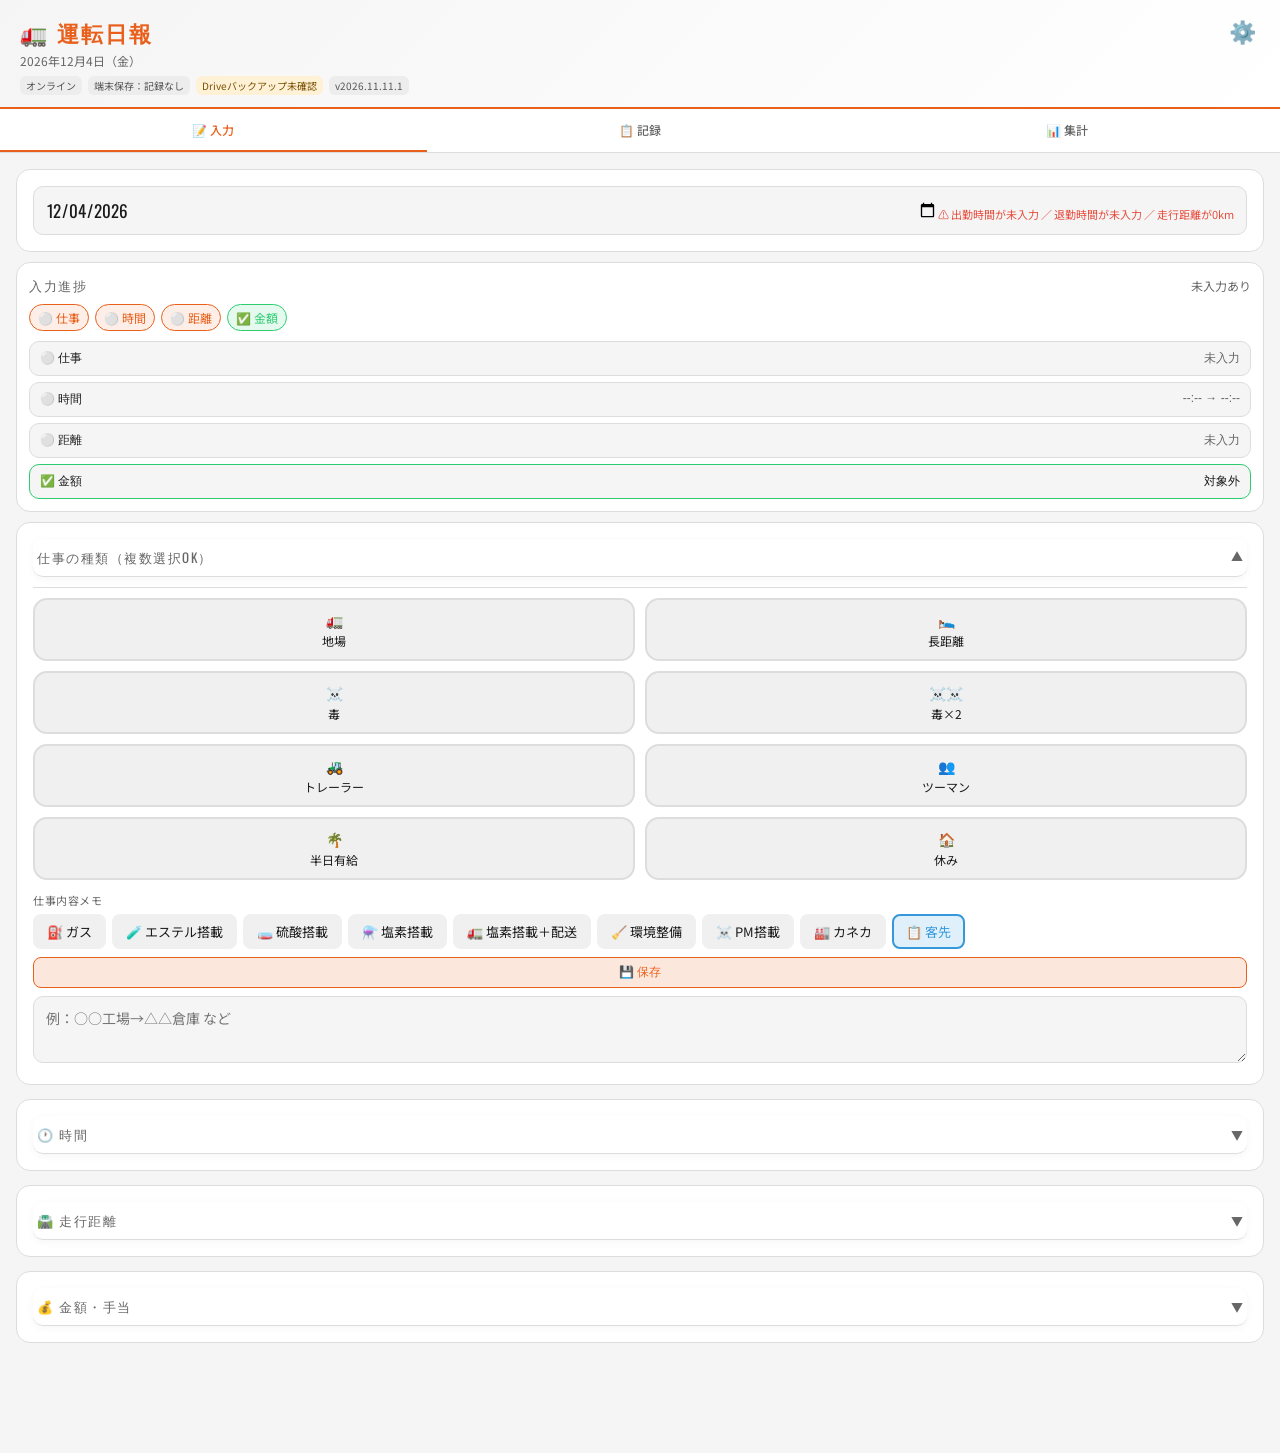
<file: index.html>
<!DOCTYPE html>
<html lang="ja">
<head>
<meta charset="UTF-8">
<meta http-equiv="Content-Type" content="text/html; charset=UTF-8">
<meta name="viewport" content="width=device-width, initial-scale=1.0, maximum-scale=1.0, user-scalable=no">
<meta name="apple-mobile-web-app-capable" content="yes">
<meta name="apple-mobile-web-app-status-bar-style" content="black-translucent">
<meta name="theme-color" content="#f5f5f5">
<meta name="mobile-web-app-capable" content="yes">
<meta name="application-name" content="運転日報">
<title>🚛 運転日報</title>
<meta name="apple-mobile-web-app-title" content="運転日報">
<meta name="application-version" content="2026.11.11.1">
<link rel="icon" type="image/png" sizes="192x192" href="./icons/icon-192.png">
<link rel="apple-touch-icon" sizes="180x180" href="./icons/apple-touch-icon.png">
<!-- latest: PROD complete integrated PWA build 2026.11.11.1 -->
<link rel="manifest" href="./manifest.webmanifest?v=2026.11.09.2">
<link rel="preconnect" href="https://fonts.googleapis.com">
<link href="https://fonts.googleapis.com/css2?family=Oswald:wght@400;600;700&family=Noto+Sans+JP:wght@400;500;700&display=swap" rel="stylesheet">
<style>
:root{--bg:#f5f5f5;--surface:#ffffff;--surface2:#f0f0f0;--accent:#e8601c;--accent2:#c0440a;--text:#1a1a1a;--muted:#666666;--border:#dddddd;--green:#2ecc71;--red:#e74c3c;--blue:#3498db;--radius:14px;}
*{box-sizing:border-box;margin:0;padding:0;-webkit-tap-highlight-color:transparent}
body{background:var(--bg);color:var(--text);font-family:'Noto Sans JP',sans-serif;min-height:100dvh;padding-bottom:80px}
.header{background:linear-gradient(135deg,#f5f5f5 0%,#ffffff 100%);border-bottom:2px solid var(--accent);padding:16px 20px 12px;position:sticky;top:0;z-index:500}
.header h1{font-family:'Oswald',sans-serif;font-size:22px;font-weight:700;color:var(--accent);letter-spacing:2px}
.header-date{font-size:12px;color:var(--muted);margin-top:2px}
.tabs{display:flex;background:var(--surface);border-bottom:1px solid var(--border);position:sticky;top:72px;z-index:490;user-select:none}
.tab{flex:1;padding:12px 4px;text-align:center;font-size:12px;font-weight:500;color:var(--muted);cursor:pointer;border-bottom:2px solid transparent;transition:.2s;touch-action:manipulation}
.tab.active{color:var(--accent);border-bottom-color:var(--accent)}
.page{display:none;padding:16px}.page.active{display:block}
.section{background:var(--surface);border-radius:var(--radius);padding:16px;margin-bottom:14px;border:1px solid var(--border)}
.section-title{font-family:'Oswald',sans-serif;font-size:13px;letter-spacing:1.5px;color:var(--muted);text-transform:uppercase;margin-bottom:12px}
.job-grid{display:grid;grid-template-columns:1fr 1fr;gap:10px}
.job-btn{background:var(--surface2);border:2px solid var(--border);border-radius:var(--radius);padding:10px 6px;text-align:center;cursor:pointer;transition:.15s;font-size:12px;color:var(--text)}
.job-btn .emoji{font-size:14px;display:block;margin-bottom:2px}
.job-btn.selected{border-color:var(--accent);background:rgba(232,96,28,.12);color:var(--accent)}
.job-btn:active,.time-btn:active,.allow-btn:active{transform:scale(.96)}
.input-group{display:flex;flex-direction:column;gap:6px}
.input-label{font-size:11px;color:var(--muted);letter-spacing:.5px}
.input-field{background:var(--bg);border:1.5px solid var(--border);border-radius:10px;padding:10px 12px;color:var(--text);font-size:16px;font-family:'Oswald',sans-serif;width:100%;outline:none;transition:border-color .2s}
.input-field:focus{border-color:var(--accent)}
textarea.input-field{font-family:'Noto Sans JP',sans-serif;font-size:14px;line-height:1.6}
input[type=number]::-webkit-outer-spin-button,input[type=number]::-webkit-inner-spin-button{-webkit-appearance:none;margin:0}
input[type=number]{-moz-appearance:textfield}
.money-input-wrap{position:relative}.money-input-wrap .yen{position:absolute;right:12px;top:50%;transform:translateY(-50%);color:var(--muted);font-size:13px}
.time-btn-row{display:flex;flex-wrap:wrap;gap:6px}
.time-btn{background:var(--surface2);border:2px solid var(--border);border-radius:8px;padding:7px 0;width:40px;text-align:center;font-family:'Oswald',sans-serif;font-size:14px;color:var(--text);cursor:pointer;transition:.15s}
.time-btn.selected{background:rgba(232,96,28,.2);border-color:var(--accent);color:var(--accent)}
.time-btn.dim{opacity:.45;font-size:12px;padding:5px 0}
.allow-btn{background:var(--surface2);border:2px solid var(--border);border-radius:var(--radius);padding:12px 10px;text-align:center;cursor:pointer;transition:.15s;color:var(--text)}
.allow-btn.selected{border-color:var(--accent);background:rgba(232,96,28,.12)}
.memo-btn{background:var(--surface2);border:2px solid transparent;border-radius:8px;padding:6px 12px;font-size:13px;color:var(--text);cursor:pointer;transition:.15s}.memo-btn.memo-selected{border-color:var(--accent);background:rgba(232,96,28,.12);color:var(--accent)}
.memo-btn:active{background:rgba(232,96,28,.15);border-color:var(--accent);color:var(--accent)}
.cal-grid{display:grid;grid-template-columns:repeat(7,1fr);gap:3px;margin-bottom:14px}
.cal-head{text-align:center;font-size:11px;font-weight:600;padding:6px 0}
.cal-cell{background:var(--surface);border:1px solid var(--border);border-radius:8px;padding:5px 4px;min-height:80px}
.cal-cell.empty{background:transparent;border-color:transparent}
.cal-cell.has-data{border-color:var(--accent);background:rgba(232,96,28,.07);cursor:pointer}
.cal-cell.rest-day{border-color:var(--green)!important;background:rgba(46,204,113,.10)!important}
.cal-cell.half-paid-day{border-color:#9acd32!important;background:rgba(154,205,50,.10)!important}
.cal-day{font-family:'Oswald',sans-serif;font-size:14px;font-weight:600;line-height:1.2}
.cal-emoji{font-size:13px;margin-top:3px}.cal-time{font-size:9px;color:var(--muted);margin-top:2px}.cal-memo{font-size:8px;color:var(--muted);margin-top:2px;line-height:1.3;word-break:break-all}
.record-card{background:var(--surface);border:1px solid var(--border);border-radius:var(--radius);padding:14px;margin-bottom:10px;cursor:pointer}
.record-card.rest-day{border-color:var(--green);background:rgba(46,204,113,.08)}
.record-card.half-paid-day{border-color:#9acd32;background:rgba(154,205,50,.08)}
.record-top{display:flex;justify-content:space-between;align-items:center;margin-bottom:8px}.record-date{font-family:'Oswald',sans-serif;font-size:16px;color:var(--accent)}
.badge{background:rgba(232,96,28,.15);color:var(--accent);border-radius:6px;padding:2px 8px;font-size:12px}
.stats-grid{display:grid;grid-template-columns:1fr 1fr;gap:10px;margin-bottom:14px}.stat-card{background:var(--surface);border:1px solid var(--border);border-radius:var(--radius);padding:14px;text-align:center}
.stat-label{font-size:11px;color:var(--muted);margin-bottom:6px}.stat-value{font-family:'Oswald',sans-serif;font-size:22px;color:var(--accent)}.stat-unit{font-size:11px;color:var(--muted)}
.month-selector{display:flex;align-items:center;justify-content:space-between;background:var(--surface);border-radius:var(--radius);padding:12px 16px;margin-bottom:14px;border:1px solid var(--border)}
.month-btn{background:none;border:none;color:var(--accent);font-size:20px;cursor:pointer;padding:4px 8px}.month-label{font-family:'Oswald',sans-serif;font-size:18px;color:var(--text)}
.toast{position:fixed;bottom:100px;left:50%;transform:translateX(-50%) translateY(20px);background:var(--green);color:#fff;padding:10px 24px;border-radius:24px;font-size:14px;font-weight:500;opacity:0;transition:.3s;z-index:999;pointer-events:none}
.toast.show{opacity:1;transform:translateX(-50%) translateY(0)}
.date-input-wrap{background:var(--bg);border:1.5px solid var(--border);border-radius:10px;padding:10px 12px;display:flex;align-items:center}
.date-input-wrap:focus-within{border-color:var(--accent)}
.date-input-wrap input[type=date]{background:none;border:none;color:var(--text);font-size:15px;outline:none;flex:1;cursor:pointer}
.empty{text-align:center;color:var(--muted);padding:40px 20px;font-size:14px}.empty-icon{font-size:48px;margin-bottom:12px}
.modal-overlay{display:none;position:fixed;inset:0;background:rgba(0,0,0,.7);z-index:800;align-items:flex-end;justify-content:center;pointer-events:none}
.modal-overlay.open{display:flex;pointer-events:auto}.modal{background:var(--surface);border-radius:20px 20px 0 0;padding:20px;width:100%;max-height:86vh;overflow-y:auto;border-top:2px solid var(--accent)}
.modal-title{font-family:'Oswald',sans-serif;font-size:18px;color:var(--accent);margin-bottom:16px}
.modal-row{display:flex;justify-content:space-between;gap:12px;padding:8px 0;border-bottom:1px solid var(--border);font-size:14px}.modal-row-label{color:var(--muted)}
.modal-btns{display:grid;grid-template-columns:1fr 1fr 1fr;gap:8px;margin-top:16px}.modal-close,.modal-edit,.modal-delete{border-radius:10px;padding:12px;font-size:14px;cursor:pointer;background:var(--surface2);border:1px solid var(--border)}
.modal-edit{background:rgba(232,96,28,.15);border-color:var(--accent);color:var(--accent)}.modal-delete{background:rgba(231,76,60,.15);border-color:var(--red);color:var(--red)}
.export-section{background:var(--surface);border:1px solid var(--border);border-radius:var(--radius);padding:16px;margin-bottom:14px}.export-title{font-size:13px;color:var(--muted);margin-bottom:10px}
.export-text{background:var(--bg);border-radius:8px;padding:12px;font-size:12px;color:var(--text);white-space:pre-wrap;line-height:1.8;max-height:200px;overflow-y:auto;font-family:monospace}
.copy-btn,.main-btn{width:100%;background:var(--surface2);border:1px solid var(--border);border-radius:10px;padding:12px;color:var(--text);font-size:14px;cursor:pointer;margin-top:10px}
.main-btn.accent{background:linear-gradient(135deg,var(--accent2),var(--accent));border:none;color:#fff;font-family:'Oswald',sans-serif;font-size:16px;font-weight:600}
.accordion-body{display:none;margin-top:10px;border-top:1px solid var(--border);padding-top:10px}.accordion-body.open{display:block}.accordion-toggle{cursor:pointer;display:flex;justify-content:space-between;align-items:center;user-select:none}.accordion-toggle .arrow{font-size:12px;color:var(--muted);transition:.2s}.accordion-toggle.open .arrow{transform:rotate(180deg)}
#page-input .section{overflow:visible}#page-input .accordion-toggle{position:sticky;top:210px;z-index:80;background:var(--surface);padding:8px 4px;border-bottom:1px solid var(--border);border-radius:10px;box-shadow:0 2px 8px rgba(0,0,0,.04)}
.time-card{background:var(--bg);border:1.5px solid var(--border);border-radius:14px;padding:12px;margin-bottom:12px}.time-card-header{display:flex;justify-content:space-between;align-items:center;gap:8px;margin-bottom:10px;padding-bottom:8px;border-bottom:1px solid var(--border)}
.time-card-title{font-size:14px;font-weight:700;display:flex;align-items:center;gap:6px}.time-card-value{font-family:'Oswald',sans-serif;font-size:20px;color:var(--accent);margin-left:auto;white-space:nowrap}
.time-save-btn{background:rgba(232,96,28,.15);border:1.5px solid var(--accent);border-radius:8px;padding:6px 10px;color:var(--accent);font-size:12px;cursor:pointer;white-space:nowrap}
.time-subtitle{font-size:11px;color:var(--muted);margin:8px 0 5px}.time-card-start{border-left:4px solid var(--blue)}.time-card-end{border-left:4px solid var(--green)}.time-card-ot{border-left:4px solid var(--accent)}
.rate-note{font-size:11px;color:var(--muted);line-height:1.6;background:var(--bg);border:1px solid var(--border);border-radius:10px;padding:10px}
.backup-info{background:var(--bg);border:1px solid var(--border);border-radius:10px;padding:12px;font-size:12px;line-height:1.8}
.backup-preview-grid{display:grid;grid-template-columns:1fr 1fr;gap:8px;margin-top:10px}
.backup-preview-card{background:var(--bg);border:1px solid var(--border);border-radius:10px;padding:10px;text-align:center}
.backup-preview-label{font-size:10px;color:var(--muted);margin-bottom:4px}
.backup-preview-value{font-family:'Oswald',sans-serif;font-size:18px;color:var(--accent)}
.company-holiday-cell{border-color:#8e44ad!important;background:rgba(142,68,173,.10)!important}
.company-holiday-label{font-size:8px;color:#8e44ad;font-weight:700;margin-top:2px;line-height:1.25;word-break:break-all}
.company-holiday-list{display:flex;flex-direction:column;gap:8px;margin-top:10px}
.company-holiday-item{display:grid;grid-template-columns:auto 1fr auto;align-items:center;gap:8px;background:var(--bg);border:1px solid var(--border);border-radius:10px;padding:10px}
.company-holiday-date{font-family:'Oswald',sans-serif;font-size:13px;color:#8e44ad;white-space:nowrap}
.company-holiday-name{font-size:13px;word-break:break-word}
.company-holiday-actions{display:flex;gap:6px}
.company-holiday-action{border:1px solid var(--border);background:var(--surface);border-radius:8px;padding:6px 8px;font-size:11px;cursor:pointer}


.distance-mode-btn{flex-shrink:0;padding:10px 7px;border:1px solid var(--accent);border-radius:9px;background:rgba(230,105,25,.08);color:var(--accent);font-size:11px;font-weight:700;min-width:70px;cursor:pointer;}
.distance-mode-btn.one-man{background:var(--accent);color:#fff;}

/* PWA status row: wraps on small screens without changing existing controls. */
.app-save-status{display:flex;flex-wrap:wrap;gap:4px 6px;margin-top:7px;font-size:10px;line-height:1.5}
.app-save-status span{padding:2px 6px;border-radius:6px;background:#ededed;color:#555;overflow-wrap:anywhere}
.app-save-status span[data-kind="warning"]{background:#fff1d6;color:#795000}
.app-save-status span[data-kind="error"]{background:#ffe4e4;color:#a51e1e}
</style>
</head>
<body>
<div class="header">
  <div style="display:flex;justify-content:space-between;align-items:center;">
    <h1>🚛 運転日報</h1>
    <button onclick="openSettings()" style="background:none;border:none;color:var(--muted);font-size:22px;cursor:pointer;padding:4px;">⚙️</button>
  </div>
  <div class="header-date" id="headerDate"></div>
  <div class="app-save-status" role="status" aria-live="polite" aria-atomic="true">
    <span id="appConnectionStatus">接続確認中…</span>
    <span id="appLocalSaveStatus">端末保存確認中…</span>
    <span id="appDriveSaveStatus">Drive保存確認中…</span>
    <span id="appPwaStatus">v2026.11.11.1</span>
  </div>
</div>
<div class="tabs">
  <div class="tab active" onclick="showTab('input')">📝 入力</div>
  <div class="tab" onclick="showTab('records')">📋 記録</div>
  <div class="tab" onclick="showTab('stats')">📊 集計</div>
</div>

<div class="page active" id="page-input">
  <div class="section" style="position:sticky;top:108px;z-index:90;margin-bottom:10px;">
    <div class="date-input-wrap"><input type="date" id="inputDate" style="font-size:17px;font-family:'Oswald',sans-serif;"></div>
  </div>
  <div class="section" id="inputProgressSection" style="padding:12px;margin-bottom:10px;">
    <div style="display:flex;justify-content:space-between;align-items:center;gap:8px;">
      <div class="section-title" style="margin-bottom:0;">入力進捗</div>
      <div id="inputCompleteBadge" style="font-size:12px;color:var(--muted);">未入力あり</div>
    </div>
    <div id="inputProgressChips" style="display:flex;gap:6px;flex-wrap:wrap;margin-top:8px;"></div><div id="inputSummaryList" style="margin-top:10px;display:flex;flex-direction:column;gap:6px;"></div>
  </div>
  <div class="section">
    <div class="accordion-toggle" id="inputJobAccordionToggle" onclick="toggleAccordion(this)" data-id="inputJobAccordion">
      <div class="section-title" style="margin-bottom:0;">仕事の種類（複数選択OK）</div><span class="arrow">▼</span>
    </div>
    <div class="accordion-body open" id="inputJobAccordion" onclick="event.stopPropagation();">
      <div class="job-grid">
        <div class="job-btn" data-job="地場" onclick="toggleJob(this)"><span class="emoji">🚛</span>地場</div>
        <div class="job-btn" data-job="長距離" onclick="toggleJob(this)"><span class="emoji">🛌</span>長距離</div>
        <div class="job-btn" data-job="毒手当" onclick="toggleJob(this)"><span class="emoji">☠️</span>毒</div>
        <div class="job-btn" data-job="毒×2" onclick="toggleJob(this)"><span class="emoji">☠️☠️</span>毒×2</div>
        <div class="job-btn" data-job="トレーラー" onclick="toggleJob(this)"><span class="emoji">🚜</span>トレーラー</div>
        <div class="job-btn" data-job="横乗り" onclick="toggleJob(this)"><span class="emoji">👥</span>ツーマン</div>
        <div class="job-btn" data-job="半日有給" onclick="toggleJob(this)"><span class="emoji">🌴</span>半日有給</div>
        <div class="job-btn" data-job="休み" onclick="toggleJob(this)"><span class="emoji">🏠</span>休み</div>
      </div>
      <div style="margin-top:12px;">
        <div class="input-label" style="margin-bottom:6px;">仕事内容メモ</div>
        <div style="display:flex;gap:6px;flex-wrap:wrap;margin-bottom:8px;align-items:center;">
          <div class="memo-btn" id="memoBtnGas" onclick="toggleSimpleMemoButton('ガス','memoBtnGas')">⛽ ガス</div>
          <div class="memo-btn" id="memoBtnEster" onclick="toggleEsterMemo()">🧪 エステル搭載</div>
          <div class="memo-btn" id="memoBtnSulfuric" onclick="toggleSulfuricMemo()">🧫 硫酸搭載</div>
          <div class="memo-btn" id="memoBtnChlorine" onclick="toggleChlorineOnlyTask()">⚗️ 塩素搭載</div>
          <div class="memo-btn" id="memoBtnChlorineDelivery" onclick="toggleChlorineDeliveryTask()">🚛 塩素搭載＋配送</div>
          <div class="memo-btn" id="memoBtnEnvironment" onclick="toggleEnvironmentTask()">🧹 環境整備</div>
          <div class="memo-btn" id="memoBtnPm" onclick="togglePmMemo()">☠️ PM搭載</div>
          <div class="memo-btn" id="memoBtnKaneka" onclick="toggleKanekaMemo()">🏭 カネカ</div>
          <div class="memo-btn" onclick="openFareTableForMemo()" style="background:rgba(52,152,219,.15);border-color:var(--blue);color:var(--blue);">📋 客先</div>
        </div>
        <button onclick="saveRecordAndMoveNext('inputJobAccordion')" class="time-save-btn" style="width:100%;margin-bottom:8px;">💾 保存</button>
        <textarea class="input-field" id="jobMemo" rows="2" placeholder="例：○○工場→△△倉庫 など"></textarea>
      </div>
    </div>
  </div>

  <div class="section">
    <div class="accordion-toggle" id="inputTimeAccordionToggle" onclick="toggleAccordion(this)" data-id="inputTimeAccordion">
      <div class="section-title" style="margin-bottom:0;">🕐 時間</div><span class="arrow">▼</span>
    </div>
    <div class="accordion-body open" id="inputTimeAccordion" onclick="event.stopPropagation();">
      <div class="time-card time-card-start">
        <div class="time-card-header"><div class="time-card-title">🚚 出勤時間</div><div class="time-card-value" id="startTimeDisplay">--:--</div><button class="time-save-btn" onclick="saveRecordAndMoveNext('inputTimeAccordion')">💾 保存</button></div>
        <div class="time-subtitle">時間</div><div class="time-btn-row" id="startHourBtns"></div>
        <div class="time-subtitle">分</div><div class="time-btn-row" id="startMinBtns"><div class="time-btn" onclick="setMin('start',0)">00</div><div class="time-btn" onclick="setMin('start',30)">30</div></div>
      </div>
      <div class="time-card time-card-end">
        <div class="time-card-header"><div class="time-card-title">🏁 退勤時間</div><div class="time-card-value" id="endTimeDisplay">--:--</div></div>
        <div class="time-subtitle">時間</div><div class="time-btn-row" id="endHourBtns"></div>
        <div class="time-subtitle">分</div><div class="time-btn-row" id="endMinBtns"><div class="time-btn" onclick="setMin('end',0)">00</div><div class="time-btn" onclick="setMin('end',15)">15</div><div class="time-btn" onclick="setMin('end',30)">30</div><div class="time-btn" onclick="setMin('end',45)">45</div></div>
      </div>
      <div class="time-card time-card-ot">
        <div class="time-card-header"><div class="time-card-title">⏰ 残業時間</div><div class="time-card-value" id="overtimeDisplay">なし</div><button class="time-save-btn" onclick="saveRecordAndMoveNext('inputTimeAccordion')">💾 保存</button></div>
        <div class="time-subtitle">時間（0=残業なし）</div><div class="time-btn-row" id="overtimeHourBtns"></div>
        <div class="time-subtitle">分</div><div class="time-btn-row" id="overtimeMinBtns"><div class="time-btn" onclick="setOvertimeMin(0)">0</div><div class="time-btn" onclick="setOvertimeMin(15)">.25</div><div class="time-btn" onclick="setOvertimeMin(30)">.5</div><div class="time-btn" onclick="setOvertimeMin(45)">.75</div></div>
      </div>
      <input type="hidden" id="startTime"><input type="hidden" id="endTime">
    </div>
  </div>

  <div class="section">
    <div class="accordion-toggle" id="inputDistanceAccordionToggle" onclick="toggleAccordion(this)" data-id="inputDistanceAccordion">
      <div class="section-title" style="margin-bottom:0;">🛣️ 走行距離</div><span class="arrow">▼</span>
    </div>
    <div class="accordion-body" id="inputDistanceAccordion" onclick="event.stopPropagation();">
      <button onclick="saveRecordAndMoveNext('inputDistanceAccordion')" class="time-save-btn" style="width:100%;margin-bottom:8px;">💾 保存</button>
      <div style="display:flex;flex-direction:column;gap:8px;">
        <div style="display:flex;align-items:center;gap:8px;"><div style="font-size:11px;color:var(--muted);min-width:36px;">1台目</div><input class="input-field" type="number" min="0" id="distance1" placeholder="0" oninput="updateTotalDistance()" style="flex:1;min-width:0;"><div style="font-size:11px;color:var(--muted);">km</div><button type="button" class="distance-mode-btn" id="distanceMode1" onclick="toggleDistanceMode(0)" style="display:none;" aria-label="1段目の距離手当を切り替え">ツーマン</button></div>
        <div style="display:flex;align-items:center;gap:8px;"><div style="font-size:11px;color:var(--muted);min-width:36px;">2台目</div><input class="input-field" type="number" min="0" id="distance2" placeholder="0" oninput="updateTotalDistance()" style="flex:1;min-width:0;"><div style="font-size:11px;color:var(--muted);">km</div><button type="button" class="distance-mode-btn" id="distanceMode2" onclick="toggleDistanceMode(1)" style="display:none;" aria-label="2段目の距離手当を切り替え">ツーマン</button></div>
        <div style="display:flex;align-items:center;gap:8px;"><div style="font-size:11px;color:var(--muted);min-width:36px;">3台目</div><input class="input-field" type="number" min="0" id="distance3" placeholder="0" oninput="updateTotalDistance()" style="flex:1;min-width:0;"><div style="font-size:11px;color:var(--muted);">km</div><button type="button" class="distance-mode-btn" id="distanceMode3" onclick="toggleDistanceMode(2)" style="display:none;" aria-label="3段目の距離手当を切り替え">ツーマン</button></div>
        <div style="display:flex;justify-content:space-between;align-items:center;padding:8px 0;border-top:1px solid var(--border);"><div style="font-size:13px;color:var(--muted);">合計</div><div style="font-family:'Oswald',sans-serif;font-size:18px;color:var(--accent);" id="distanceTotal">0 <span style="font-size:12px;color:var(--muted);">km</span></div></div>
      </div>
      <div id="twoManDistanceInfo" style="display:none;margin-top:8px;padding:12px;border:1px solid var(--accent);border-radius:10px;background:rgba(230,105,25,.08);font-size:13px;line-height:1.8;"></div><input type="hidden" id="distance">
    </div>
  </div>

  <div class="section">
    <div class="accordion-toggle" id="inputPayAccordionToggle" onclick="toggleAccordion(this)" data-id="inputPayAccordion">
      <div class="section-title" style="margin-bottom:0;">💰 金額・手当</div><span class="arrow">▼</span>
    </div>
    <div class="accordion-body" id="inputPayAccordion" onclick="event.stopPropagation();">
      <div style="display:flex;flex-direction:column;gap:14px;">
        <div class="input-group">
          <div class="input-label">🛌 長距離手当（円）</div>
          <div class="money-input-wrap"><input class="input-field" type="number" id="longDistancePay" placeholder="0" style="padding-right:32px;"><span class="yen">円</span></div>
          <button onclick="openFareTable()" class="copy-btn" style="background:rgba(52,152,219,.15);border-color:var(--blue);color:var(--blue);">📋 運行料金表を見る</button>
          <button onclick="saveRecordAndMoveNext('inputPayAccordion')" class="copy-btn" style="background:rgba(232,96,28,.15);border-color:var(--accent);color:var(--accent);">💾 保存</button>
        </div>
        <div>
          <div class="input-label" style="margin-bottom:8px;">☠️ 毒手当（1回 2,500円）</div>
          <div style="display:grid;grid-template-columns:1fr 1fr;gap:8px;">
            <div class="allow-btn" id="toxicBtn1" onclick="selectToxic(1)"><span style="font-size:20px;">☠️</span><div style="font-size:13px;font-weight:600;margin-top:4px;">×1</div><div style="font-size:11px;color:var(--muted);">2,500円</div></div>
            <div class="allow-btn" id="toxicBtn2" onclick="selectToxic(2)"><span style="font-size:20px;">☠️☠️</span><div style="font-size:13px;font-weight:600;margin-top:4px;">×2</div><div style="font-size:11px;color:var(--muted);">5,000円</div></div>
          </div>
          <div style="font-size:11px;color:var(--muted);margin-top:6px;text-align:right;" id="toxicDisplay">未選択</div>
        </div>
        <div>
          <div class="input-label" style="margin-bottom:8px;">🚜 トレーラー手当（3,000円）</div>
          <div class="allow-btn" id="trailerBtn" onclick="toggleTrailer()" style="display:flex;align-items:center;gap:12px;text-align:left;padding:12px 16px;">
            <span style="font-size:24px;">🚜</span><div><div style="font-size:13px;font-weight:600;">トレーラー手当</div><div style="font-size:11px;color:var(--muted);">3,000円</div></div><div style="margin-left:auto;font-size:11px;" id="trailerStatus">タップでON</div>
          </div>
        </div>
      </div>
    </div>
  </div>
</div>

<div class="page" id="page-records">
  <div style="position:sticky;top:108px;z-index:90;background:var(--bg);padding-bottom:8px;">
    <div class="month-selector" style="margin-bottom:0;display:grid;grid-template-columns:40px 1fr auto 40px;align-items:center;gap:4px;">
      <button class="month-btn" onclick="changeMonth(-1)">&#8249;</button>
      <div class="month-label" id="recordsMonthLabel" style="font-size:22px;text-align:center;"></div>
      <div id="monthOvertimeSummaryText" style="font-family:'Oswald',sans-serif;font-size:15px;color:var(--accent);white-space:nowrap;text-align:right;"></div>
      <button class="month-btn" onclick="changeMonth(1)">&#8250;</button>
    </div>
  </div>
  <div id="recordsList"></div>
  <div style="padding:12px 0 0;"><input class="input-field" type="text" id="searchBox" placeholder="🔍 仕事内容を検索..." oninput="renderRecords()" style="font-size:14px;font-family:'Noto Sans JP',sans-serif;"></div>
  <div class="section" style="margin-top:10px;" id="leaveSection">
    <div class="section-title">📅 残日数管理</div>
    <div style="display:grid;grid-template-columns:1fr 1fr;gap:10px;margin-bottom:12px;">
      <div><div class="input-label" style="margin-bottom:6px;">🌴 月初有給残（日）</div><input class="input-field" type="number" id="leaveStartYukyu" placeholder="0" step="0.5" inputmode="decimal" style="font-size:20px;text-align:center;" oninput="saveLeaveStart(false)" onblur="saveLeaveStart(true)" min="0"></div>
      <div><div class="input-label" style="margin-bottom:6px;">🔄 月初代休残（日）</div><input class="input-field" type="number" id="leaveStartDaikyu" placeholder="0" step="1" inputmode="numeric" style="font-size:20px;text-align:center;" oninput="saveLeaveStart(false)" onblur="saveLeaveStart(true)" min="0"></div>
    </div>
    <div style="border-top:1px solid var(--border);padding-top:12px;display:grid;grid-template-columns:1fr 1fr;gap:10px;">
      <div class="stat-card" style="padding:12px;background:rgba(232,96,28,.08);border-color:var(--accent);"><div class="stat-label">🌴 現在有給残</div><div class="stat-value" id="leaveCurrentYukyu">0<span class="stat-unit"> 日</span></div></div>
      <div class="stat-card" style="padding:12px;background:rgba(46,204,113,.08);border-color:var(--green);"><div class="stat-label">🔄 現在代休残</div><div class="stat-value" id="leaveCurrentDaikyu" style="color:var(--green);">0<span class="stat-unit"> 日</span></div></div>
    </div>
    <div style="margin-top:10px;display:grid;grid-template-columns:1fr 1fr;gap:10px;">
      <div class="stat-card" style="padding:12px;background:rgba(154,205,50,.10);border-color:#9acd32;"><div class="stat-label">🌴 半日有給 使用合計</div><div class="stat-value" id="halfLeaveUsedYear" style="color:#6b9b00;">0<span class="stat-unit"> / 12回</span></div><div id="halfLeaveUsedDetail" style="font-size:10px;color:var(--muted);margin-top:4px;line-height:1.5;">手入力 0回 ＋ アプリ記録 0回</div></div>
      <div class="stat-card" style="padding:12px;background:rgba(52,152,219,.08);border-color:var(--blue);"><div class="stat-label">📅 半日有給 残り</div><div class="stat-value" id="halfLeaveRemainYear" style="color:var(--blue);">12<span class="stat-unit"> 回</span></div></div>
    </div>

    <div style="margin-top:10px;background:var(--bg);border:1px solid var(--border);border-radius:10px;padding:12px;">
      <div class="input-label" style="margin-bottom:6px;">🌴 アプリ開始前の半日有給 使用回数</div>
      <div style="display:flex;align-items:center;gap:8px;">
        <input class="input-field" type="number" id="halfLeaveManualUsed" placeholder="0" step="1" min="0" max="12" inputmode="numeric" style="font-size:20px;text-align:center;" oninput="saveHalfLeaveManualUsed(false)" onblur="saveHalfLeaveManualUsed(true)">
        <span style="font-size:13px;color:var(--muted);white-space:nowrap;">回</span>
      </div>
      <div id="halfLeaveManualYearLabel" style="font-size:10px;color:var(--muted);margin-top:6px;line-height:1.5;">今年、アプリを使い始める前に取得した回数を入力</div>
    </div>

    <button onclick="clearLeaveStartManualThisMonth()" class="copy-btn" style="background:rgba(52,152,219,.12);border-color:var(--blue);color:var(--blue);margin-top:10px;">🔄 この月を前月末残から自動計算に戻す</button>
    <div id="leaveBreakdown" style="margin-top:12px;font-size:12px;color:var(--muted);line-height:1.8;background:var(--bg);border:1px solid var(--border);border-radius:10px;padding:10px;"></div>
  </div>
</div>

<div class="page" id="page-stats">
  <div style="position:sticky;top:108px;z-index:90;background:var(--bg);padding-bottom:8px;">
    <div class="month-selector" style="margin-bottom:0;"><button class="month-btn" onclick="changeStatsMonth(-1)">&#8249;</button><div class="month-label" id="statsMonthLabel" style="font-size:22px;"></div><button class="month-btn" onclick="changeStatsMonth(1)">&#8250;</button></div>
  </div>
  <div class="stats-grid" id="statsGrid"></div>
  <div class="export-section">
    <div class="accordion-toggle" id="exportAccordionToggle" onclick="toggleAccordion(this)" data-id="exportAccordion"><div class="export-title" style="margin-bottom:0;">📋 スプレッドシート用コピー（タブ区切り）</div><span class="arrow">▼</span></div>
    <div class="accordion-body" id="exportAccordion" onclick="event.stopPropagation();"><div class="export-text" id="exportText"></div><button class="copy-btn" onclick="copyExport()">📋 クリップボードにコピー</button></div>
  </div>
</div>

<div class="modal-overlay" id="chlorineToxicOverlay" style="z-index:1300;" onclick="if(event.target===this)closeChlorineToxicChoice()">
  <div class="modal" role="dialog" aria-modal="true" aria-labelledby="chlorineToxicTitle" aria-describedby="chlorineToxicDescription">
    <div class="modal-title" id="chlorineToxicTitle">⚗️ 塩素搭載の毒手当</div>
    <p id="chlorineToxicDescription" style="font-size:13px;line-height:1.8;margin-bottom:14px;">積み終わる時間に合わせて選んでください。</p>
    <div style="display:flex;flex-direction:column;gap:10px;">
      <button type="button" id="chlorineToxicOne" class="copy-btn" onclick="confirmChlorineToxicChoice(1)" style="margin:0;text-align:left;padding:16px;">☠️ ×1：午前中に積み終わる（2,500円）</button>
      <button type="button" id="chlorineToxicTwo" class="copy-btn" onclick="confirmChlorineToxicChoice(2)" style="margin:0;text-align:left;padding:16px;">☠️☠️ ×2：午後にまたぐ（5,000円）</button>
      <button type="button" id="chlorineToxicCancel" class="modal-close" onclick="closeChlorineToxicChoice()" style="padding:12px;">キャンセル</button>
    </div>
  </div>
</div>
<div class="modal-overlay" id="modalOverlay" onclick="closeModal(event)"><div class="modal"><div class="modal-title" id="modalTitle"></div><div id="modalContent"></div><div class="modal-btns"><button class="modal-close" onclick="closeModalDirect()">閉じる</button><button class="modal-edit" onclick="editFromModal()">✏️ 編集</button><button class="modal-delete" onclick="deleteRecord()">🗑️ 削除</button></div></div></div>
<div class="modal-overlay" id="fareOverlay" onclick="closeFareTable(event)"><div class="modal" style="max-height:90vh;"><div style="display:flex;justify-content:space-between;align-items:center;margin-bottom:12px;"><div class="modal-title" style="margin-bottom:0;">📋 運行料金表</div><button onclick="closeFareTableDirect()" style="background:none;border:none;color:var(--muted);font-size:20px;cursor:pointer;">✕</button></div><input class="input-field" type="text" id="fareSearch" placeholder="🔍 客先名を検索..." oninput="renderFareTable()" style="font-size:14px;font-family:'Noto Sans JP',sans-serif;margin-bottom:12px;"><div style="display:flex;gap:6px;flex-wrap:wrap;margin-bottom:12px;" id="fareCategoryBtns"></div><div id="fareList" style="max-height:55vh;overflow-y:auto;"></div></div></div>
<div class="modal-overlay" id="settingsOverlay" onclick="closeSettings(event)">
  <div class="modal">
    <div style="display:flex;justify-content:space-between;align-items:center;margin-bottom:16px;"><div class="modal-title" style="margin-bottom:0;">⚙️ 設定</div><button onclick="closeSettingsDirect()" style="background:none;border:none;color:var(--muted);font-size:20px;cursor:pointer;">✕</button></div>
    <div style="display:flex;flex-direction:column;gap:16px;">
      <div class="section-title">💰 単価設定</div><div class="rate-note">単価は「保存した日の記録」に固定されます。来年1月に単価を変更しても、今年保存済みの残業代・休日代は変わりません。</div>
      <div><div class="input-label" style="margin-bottom:6px;">⏰ 時間外単価（円/h）</div><input class="input-field" type="number" id="settingOTRate" placeholder="1938"></div>
      <div><div class="input-label" style="margin-bottom:6px;">🌅 休日単価（円/h）</div><input class="input-field" type="number" id="settingHolidayRate" placeholder="2060"></div>
      <button onclick="saveSettings()" class="main-btn accent">💾 単価を保存</button>
      <hr style="border:none;border-top:1px solid var(--border);">
      <div class="section-title" style="margin-bottom:0;">🏢 会社休日管理</div>
      <div class="rate-note">お盆休み・年末年始・GWなど、会社独自の休日を登録できます。登録日は休日手当・代休判定の対象になり、未入力の日を開くと「休み」と休日名が自動入力されます。</div>
      <div style="display:grid;grid-template-columns:1fr;gap:8px;">
        <div><div class="input-label" style="margin-bottom:6px;">日付</div><input class="input-field" type="date" id="companyHolidayDate"></div>
        <div><div class="input-label" style="margin-bottom:6px;">休日名</div><input class="input-field" type="text" id="companyHolidayName" placeholder="例：お盆休み"></div>
      </div>
      <input type="hidden" id="companyHolidayEditingDate">
      <div style="display:grid;grid-template-columns:1fr 1fr;gap:8px;">
        <button onclick="clearCompanyHolidayEditor()" class="copy-btn" style="margin-top:10px;">入力をクリア</button>
        <button onclick="saveCompanyHoliday()" class="main-btn accent" style="margin-top:10px;">＋ 休日を保存</button>
      </div>
      <div id="companyHolidayList" class="company-holiday-list"></div>

      <hr style="border:none;border-top:1px solid var(--border);">
      <div class="section-title" style="margin-bottom:0;">🛡️ 安全・便利機能</div>
      <button onclick="backupData({monthEnd:true})" class="copy-btn" style="border-color:#6c5ce7;color:#6c5ce7;">📦 月末バックアップを作成</button>
      <div id="backupGenerationList" style="font-size:11px;color:var(--muted);line-height:1.7;"></div>
      <hr style="border:none;border-top:1px solid var(--border);">
      <div class="section-title" style="margin-bottom:0;">🔒 月末締め</div>
      <div class="rate-note">締めた月は勤務記録の新規保存・編集・削除をロックします。解除もできます。</div>
      <input class="input-field" type="month" id="monthCloseTarget">
      <div style="display:grid;grid-template-columns:1fr 1fr;gap:8px;">
        <button onclick="closeWorkMonth()" class="copy-btn" style="border-color:var(--red);color:var(--red);">🔒 この月を締める</button>
        <button onclick="reopenWorkMonth()" class="copy-btn" style="border-color:var(--green);color:var(--green);">🔓 締め解除</button>
      </div>
      <div id="closedMonthList" style="font-size:11px;color:var(--muted);line-height:1.7;"></div>
<hr style="border:none;border-top:1px solid var(--border);">
      <div class="section-title" style="margin-bottom:0;">💾 バックアップ</div>
      <div class="backup-info">
        日報・単価・有給・代休・入力状態など、テスト版の保存データをまとめて保存します。復元前に内容を確認できます。<br>
        <b>🔒 毎日1回 自動バックアップ：ON</b><br>
        その日の最初の操作時に、JSONバックアップを端末のダウンロードフォルダへ自動保存します。ファイル名は「運転日報_日次バックアップ_日付_時刻.json」です。
      </div>
      <button onclick="backupData()" class="copy-btn" style="background:rgba(46,204,113,.15);border-color:var(--green);color:var(--green);">💾 完全バックアップを作成</button>
      <hr style="border:none;border-top:1px solid var(--border);">
      <div class="section-title" style="margin-bottom:0;">☁️ Google Drive 自動バックアップ【PROD / Apps Script】</div>
      <div class="backup-info" style="line-height:1.7;">
        Google Apps Scriptを中継して、Google Driveへ日次バックアップを保存します。<br>
        <b>Google Driveの再ログイン操作なし</b>で使える方式です。<br>
        設定した保持数を超えると、古いDriveバックアップから自動削除します。<br>
        <b>端末Downloads内のJSONは削除しません。</b>
      </div>
      <label class="input-label" for="gasWebAppUrl">Apps Script ウェブアプリURL</label>
      <input class="input-field" type="url" id="gasWebAppUrl" placeholder="https://script.google.com/macros/s/...../exec" autocomplete="off" oninput="saveGasBackupSettings(false)" onblur="saveGasBackupSettings(true)">
      <label class="input-label" for="gasBackupKey">バックアップ用合言葉</label>
      <input class="input-field" type="password" id="gasBackupKey" placeholder="自分で決めた合言葉" autocomplete="off" oninput="saveGasBackupSettings(false)" onblur="saveGasBackupSettings(true)">
      <label class="input-label" for="gasRetentionCount">Driveに残すバックアップ数（5〜10）</label>
      <select class="input-field" id="gasRetentionCount" onchange="saveGasBackupSettings(true)">
        <option value="5">5個</option>
        <option value="6">6個</option>
        <option value="7" selected>7個</option>
        <option value="8">8個</option>
        <option value="9">9個</option>
        <option value="10">10個</option>
      </select>
      <div style="display:grid;grid-template-columns:1fr 1fr;gap:8px;">
        <button onclick="testGasConnection()" class="copy-btn" style="border-color:#4285f4;color:#4285f4;">🔗 接続テスト</button>
        <button type="button" id="gasBackupToggleBtn" onclick="toggleGasBackup();return false;" class="copy-btn" style="border-color:var(--muted);color:var(--muted);">自動保存OFF</button>
      </div>
      <button onclick="manualGasDriveBackup()" class="copy-btn" style="background:rgba(66,133,244,.10);border-color:#4285f4;color:#4285f4;">☁️ 今すぐDriveへバックアップ</button>
      <div id="gasBackupStatus" style="font-size:11px;color:var(--muted);line-height:1.7;"></div>
      <iframe id="gasBackupFrame" name="gasBackupFrame" style="display:none;width:0;height:0;border:0;"></iframe>
    <input type="file" id="recordsOnlyRestoreFile" accept=".json,application/json" style="display:none" onchange="restoreRecordsOnly(this)">
    <button onclick="document.getElementById('recordsOnlyRestoreFile').click()" class="copy-btn" style="background:rgba(52,152,219,.10);border-color:var(--blue);color:var(--blue);">🛟 勤務記録だけ復元（設定はそのまま）</button>
    <div style="font-size:10px;color:var(--muted);line-height:1.6;margin-top:6px;">古いバックアップから勤務記録だけを取り込みます。有給・代休・会社休日・各種設定は変更しません。同じ日付の記録が現在側にある場合は現在の記録を優先します。</div>
      <label style="width:100%;display:block;text-align:center;background:rgba(52,152,219,.15);border:1.5px solid var(--blue);border-radius:10px;padding:12px;color:var(--blue);font-size:14px;cursor:pointer;">📂 バックアップを選んで内容確認<input type="file" id="settingsRestoreFile" accept=".json,application/json" style="display:none;" onchange="previewBackupFile(this)"></label>
      <div id="backupLastStatus" style="font-size:11px;color:var(--muted);line-height:1.6;"></div>
      <hr style="border:none;border-top:1px solid var(--border);"><div class="section-title" style="margin-bottom:0;">🔧 データ管理</div><div class="rate-note" style="color:var(--red);">通常は触らなくて大丈夫です。</div><button onclick="fixAllRecords()" class="copy-btn" style="background:rgba(231,76,60,.10);border-color:var(--red);color:var(--red);">🔧 全データを修正する</button>
    </div>
  </div>
</div>
<div class="modal-overlay" id="backupPreviewOverlay" onclick="closeBackupPreview(event)">
  <div class="modal">
    <div style="display:flex;justify-content:space-between;align-items:center;margin-bottom:12px;"><div class="modal-title" style="margin-bottom:0;">👀 バックアップ内容確認</div><button onclick="closeBackupPreviewDirect()" style="background:none;border:none;color:var(--muted);font-size:20px;cursor:pointer;">✕</button></div>
    <div id="backupPreviewContent"></div>
    <div class="rate-note" style="margin-top:12px;color:var(--red);">復元すると現在のテスト版データは選択した内容に置き換わります。</div>
    <div style="display:grid;grid-template-columns:1fr 1fr;gap:8px;margin-top:14px;"><button onclick="closeBackupPreviewDirect()" class="copy-btn" style="margin-top:0;">キャンセル</button><button onclick="confirmRestoreBackup()" class="main-btn accent" style="margin-top:0;">この内容で復元</button></div>
  </div>
</div>
<div class="toast" id="toast"></div>

<script>

var STORAGE_PREFIX='';
function devKey(key){return STORAGE_PREFIX+String(key);}
function devGetItem(key){return localStorage.getItem(devKey(key));}
function devSetItem(key,value){return localStorage.setItem(devKey(key),value);}
function devRemoveItem(key){return localStorage.removeItem(devKey(key));}
function devStorageKeys(){return Object.keys(localStorage).filter(function(k){return k.indexOf(STORAGE_PREFIX)===0;}).map(function(k){return k.slice(STORAGE_PREFIX.length);});}


var JOB_EMOJI={'地場':'🚛','長距離':'🛌','毒手当':'☠️','毒×2':'☠️☠️','トレーラー':'🚜','横乗り':'👥','半日有給':'🌴','休み':'🏠'};
var HOLIDAYS=new Set([
'2024-01-01','2024-01-08','2024-02-11','2024-02-12','2024-02-23','2024-03-20','2024-04-29','2024-05-03','2024-05-04','2024-05-05','2024-05-06','2024-07-15','2024-08-11','2024-08-12','2024-09-16','2024-09-22','2024-09-23','2024-10-14','2024-11-03','2024-11-04','2024-11-23',
'2025-01-01','2025-01-13','2025-02-11','2025-02-23','2025-02-24','2025-03-20','2025-04-29','2025-05-03','2025-05-04','2025-05-05','2025-05-06','2025-07-21','2025-08-11','2025-09-15','2025-09-22','2025-09-23','2025-10-13','2025-11-03','2025-11-23','2025-11-24',
'2026-01-01','2026-01-02','2026-01-03','2026-01-12','2026-02-11','2026-02-23','2026-03-20','2026-04-29','2026-05-01','2026-05-03','2026-05-04','2026-05-05','2026-05-06','2026-07-20','2026-08-11','2026-09-21','2026-09-22','2026-09-23','2026-10-12','2026-11-03','2026-11-23']);
var COMPANY_SAT_OFF=new Set(['2026-01-10','2026-01-24','2026-01-31','2026-02-07','2026-02-21','2026-03-07','2026-03-14','2026-03-28','2026-04-04','2026-04-11','2026-04-18','2026-04-25','2026-05-16','2026-05-23','2026-05-30','2026-06-06','2026-06-13','2026-06-20','2026-06-27','2026-07-04','2026-07-11','2026-07-18','2026-08-01','2026-08-08','2026-08-13','2026-08-14','2026-08-15','2026-08-22','2026-08-29','2026-09-05','2026-09-12','2026-09-19','2026-10-03','2026-10-10','2026-10-24','2026-10-31','2026-11-14','2026-11-21','2026-12-05','2026-12-12','2026-12-19','2026-12-26','2026-12-30','2026-12-31']);
var selectedJobs=[],toxicCount=0,trailerOn=false,editingId=null;
var currentMonth=new Date().getMonth(),currentYear=new Date().getFullYear();
var statsMonth=new Date().getMonth(),statsYear=new Date().getFullYear();
var activeModal=null,deleteConfirmMode=false;
var timeState={start:{h:null,m:null},end:{h:null,m:null}};
var otState={h:null,m:null};

function getLocalDateStr(){var d=new Date();return d.getFullYear()+'-'+String(d.getMonth()+1).padStart(2,'0')+'-'+String(d.getDate()).padStart(2,'0');}
function getRecords(){try{return JSON.parse(devGetItem('truckRecords')||'[]');}catch(e){return []}}
function saveRecords(r){devSetItem('truckRecords',JSON.stringify(r));}
function getCurrentOTRate(){return parseInt(devGetItem('otRate'))||1938;}
function getCurrentHolidayRate(){return parseInt(devGetItem('holRate'))||2060;}
function getRateForRecord(r){return {otRate:parseInt(r&&r.otRate)||getCurrentOTRate(),holidayRate:parseInt(r&&r.holidayRate)||getCurrentHolidayRate()};}
function migrateRecordRates(){
  var changed=false,ot=getCurrentOTRate(),hol=getCurrentHolidayRate();
  var records=getRecords().map(function(r){
    if(!r.otRate){r.otRate=ot;changed=true;}
    if(!r.holidayRate){r.holidayRate=hol;changed=true;}
    return r;
  });
  if(changed)saveRecords(records);
}
function calcWorkHours(s,e){if(!s||!e)return null;var sh=parseInt(s.split(':')[0]),sm=parseInt(s.split(':')[1]),eh=parseInt(e.split(':')[0]),em=parseInt(e.split(':')[1]);var mins=(eh*60+em)-(sh*60+sm);if(mins<0)mins+=24*60;return(mins/60).toFixed(1);}
// The legacy job key is retained so existing records and backups remain compatible.
var distanceOneManOverrides=[false,false,false];
function isTwoManRecord(r){return !!(r&&(r.jobs||[]).some(function(j){return j==='横乗り'||j==='ツーマン';}));}
function getDistanceSegments(r){
  if(r&&Array.isArray(r.distanceSegments)&&r.distanceSegments.length===3){
    var segments=r.distanceSegments.map(function(s){return {distance:Math.max(0,parseFloat(s&&s.distance)||0),oneMan:!!(s&&s.oneMan)};});
    var sum=segments.reduce(function(n,s){return n+s.distance;},0);
    if(Math.abs(sum-(parseFloat(r.distance)||0))<0.000001)return segments;
  }
  return [{distance:Math.max(0,parseFloat(r&&r.distance)||0),oneMan:false},{distance:0,oneMan:false},{distance:0,oneMan:false}];
}
function getDistanceBreakdown(r){
  var segments=getDistanceSegments(r),twoMan=isTwoManRecord(r),solo=0,team=0;
  segments.forEach(function(s){if(twoMan&&!s.oneMan)team+=s.distance;else solo+=s.distance;});
  return {solo:solo,team:team,allowance:solo+Math.floor(team/2)};
}
function getAllowanceDistance(r){return getDistanceBreakdown(r).allowance;}
function calcRecordDistPay(r){return calcDistPay(getAllowanceDistance(r));}
function getFormDistanceSegments(){return [1,2,3].map(function(n){return {distance:Math.max(0,parseFloat(document.getElementById('distance'+n).value)||0),oneMan:distanceOneManOverrides[n-1]};});}
function toggleDistanceMode(index){
  if(!selectedJobs.includes('横乗り')&&!selectedJobs.includes('ツーマン'))return;
  distanceOneManOverrides[index]=!distanceOneManOverrides[index];updateTwoManDistanceInfo();
}
function distanceCalculationText(r){
  var b=getDistanceBreakdown(r);
  return 'ワンマン '+b.solo.toLocaleString()+'km ＋ ツーマン '+b.team.toLocaleString()+'km ÷ 2（ツーマン分を日ごとに合算し、小数点以下切り捨て）';
}
function updateTwoManDistanceInfo(){
  var r={jobs:selectedJobs,distance:parseFloat(document.getElementById('distance').value)||0,distanceSegments:getFormDistanceSegments()};
  var on=isTwoManRecord(r);
  [1,2,3].forEach(function(n){var btn=document.getElementById('distanceMode'+n);if(!btn)return;var solo=distanceOneManOverrides[n-1];btn.style.display=on?'block':'none';btn.textContent=solo?'ワンマン':'ツーマン';btn.classList.toggle('one-man',solo);btn.setAttribute('aria-pressed',String(solo));btn.setAttribute('aria-label',n+'段目：'+(solo?'ワンマン（通常）':'ツーマン（半分）')+'。押すと切り替え');});
  var el=document.getElementById('twoManDistanceInfo');if(!el)return;el.style.display=on?'block':'none';if(!on)return;
  var b=getDistanceBreakdown(r);
  el.innerHTML='👥 <b>ツーマン・ワンマンの距離手当</b><div>実走行距離：<b>'+r.distance.toLocaleString()+' km</b></div><div style="color:var(--accent);font-weight:700;">手当対象距離：'+b.allowance.toLocaleString()+' km</div><div>距離手当：'+calcDistPay(b.allowance).toLocaleString()+' 円</div><div style="font-size:11px;color:var(--muted);">'+distanceCalculationText(r)+'<br>各段の「ツーマン」を押すと、その段だけ「ワンマン」に切り替わります。</div>';
}
function calcDistPay(km){km=parseFloat(km)||0;if(km<=0)return 0;if(km<=800)return Math.round(km*8);return Math.round(800*8+(km-800)*18);}
function getCompanyHolidays(){
  try{
    var data=JSON.parse(devGetItem('companyHolidays')||'{}');
    return data&&typeof data==='object'&&!Array.isArray(data)?data:{};
  }catch(e){return {}}
}
function saveCompanyHolidays(data){devSetItem('companyHolidays',JSON.stringify(data||{}));}
function getCompanyHolidayName(dateStr){return getCompanyHolidays()[dateStr]||'';}
function isCompanyHoliday(dateStr){return !!getCompanyHolidayName(dateStr);}
function saveCompanyHoliday(){
  var dateEl=document.getElementById('companyHolidayDate');
  var nameEl=document.getElementById('companyHolidayName');
  var editEl=document.getElementById('companyHolidayEditingDate');
  var date=dateEl?dateEl.value:'';
  var name=nameEl?nameEl.value.trim():'';
  if(!date){showToast('❗ 休日の日付を選んでください',true);return;}
  if(!name){showToast('❗ 休日名を入力してください',true);return;}
  var data=getCompanyHolidays();
  var oldDate=editEl?editEl.value:'';
  if(oldDate&&oldDate!==date)delete data[oldDate];
  data[date]=name;
  saveCompanyHolidays(data);
  clearCompanyHolidayEditor();
  renderCompanyHolidayList();
  renderRecords();
  if(document.getElementById('page-stats').classList.contains('active'))renderStats();
  showToast('✅ 会社休日を保存しました');
}
function editCompanyHoliday(dateStr){
  var data=getCompanyHolidays();
  var dateEl=document.getElementById('companyHolidayDate');
  var nameEl=document.getElementById('companyHolidayName');
  var editEl=document.getElementById('companyHolidayEditingDate');
  if(dateEl)dateEl.value=dateStr;
  if(nameEl)nameEl.value=data[dateStr]||'';
  if(editEl)editEl.value=dateStr;
  if(nameEl)nameEl.focus();
}
function deleteCompanyHoliday(dateStr){
  var data=getCompanyHolidays();
  if(!data[dateStr])return;
  if(!confirm(dateStr.replace(/-/g,'/')+'「'+data[dateStr]+'」を削除しますか？'))return;
  delete data[dateStr];
  saveCompanyHolidays(data);
  clearCompanyHolidayEditor();
  renderCompanyHolidayList();
  renderRecords();
  if(document.getElementById('page-stats').classList.contains('active'))renderStats();
  showToast('🗑️ 会社休日を削除しました');
}
function clearCompanyHolidayEditor(){
  var dateEl=document.getElementById('companyHolidayDate');
  var nameEl=document.getElementById('companyHolidayName');
  var editEl=document.getElementById('companyHolidayEditingDate');
  if(dateEl)dateEl.value='';
  if(nameEl)nameEl.value='';
  if(editEl)editEl.value='';
}
function renderCompanyHolidayList(){
  var el=document.getElementById('companyHolidayList');
  if(!el)return;
  var data=getCompanyHolidays();
  var dates=Object.keys(data).sort();
  if(!dates.length){
    el.innerHTML='<div style="font-size:12px;color:var(--muted);text-align:center;padding:10px;">登録された会社休日はありません</div>';
    return;
  }
  el.innerHTML=dates.map(function(dateStr){
    return '<div class="company-holiday-item"><div class="company-holiday-date">'+escapeHtml(dateStr.replace(/-/g,'/'))+'</div><div class="company-holiday-name">'+escapeHtml(data[dateStr])+'</div><div class="company-holiday-actions"><button class="company-holiday-action" onclick="editCompanyHoliday(\''+escapeJs(dateStr)+'\')">編集</button><button class="company-holiday-action" style="color:var(--red);border-color:var(--red);" onclick="deleteCompanyHoliday(\''+escapeJs(dateStr)+'\')">削除</button></div></div>';
  }).join('');
}
function applyCompanyHolidayDefaults(dateStr){
  var name=getCompanyHolidayName(dateStr);
  if(!name)return false;
  selectedJobs=['休み'];
  document.querySelectorAll('.job-btn').forEach(function(btn){
    btn.classList.toggle('selected',btn.dataset.job==='休み');
  });
  var memo=document.getElementById('jobMemo');
  if(memo)memo.value=name;
  toxicCount=0;
  trailerOn=false;
  document.getElementById('toxicBtn1').classList.remove('selected');
  document.getElementById('toxicBtn2').classList.remove('selected');
  document.getElementById('toxicDisplay').textContent='未選択';
  document.getElementById('trailerBtn').classList.remove('selected');
  document.getElementById('trailerStatus').textContent='タップでON';
  document.getElementById('trailerStatus').style.color='var(--muted)';
  clearTimePicker('start');
  clearTimePicker('end');
  clearOvertimePicker();
  return true;
}
function getDateColor(d,dow){if(HOLIDAYS.has(d)||dow===0)return'color:#e74c3c';if(isCompanyHoliday(d))return'color:#8e44ad';if(COMPANY_SAT_OFF.has(d))return'color:#3498db';return'';}
function showToast(msg,isErr){var t=document.getElementById('toast');t.textContent=msg;t.style.background=isErr?'var(--red)':'var(--green)';t.classList.add('show');setTimeout(function(){t.classList.remove('show');},2500);}
function closeInputAccordion(id){
  var body=document.getElementById(id);
  var toggle=document.getElementById(id+'Toggle');
  if(!body)return;
  body.classList.remove('open');
  if(toggle)toggle.classList.remove('open');
  saveInputAccordionState(id,false);
}
function saveRecordAndClose(id){
  saveRecord();
  if(id)setTimeout(function(){closeInputAccordion(id);},80);
}

function openInputAccordion(id){
  var body=document.getElementById(id);
  var toggle=document.getElementById(id+'Toggle');
  if(!body)return;
  body.classList.add('open');
  if(toggle)toggle.classList.add('open');
  saveInputAccordionState(id,true);
}
function hasLongDistanceJob(){
  return selectedJobs.includes('長距離');
}
function isJobInputDone(){
  return selectedJobs.length>0;
}
function isTimeInputDone(){
  if(selectedJobs.includes('休み'))return true;
  return !!(document.getElementById('startTime').value&&document.getElementById('endTime').value);
}
function isDistanceInputDone(){
  if(selectedJobs.includes('休み'))return true;
  if(selectedJobs.includes('塩素搭載のみ')||selectedJobs.includes('環境整備'))return true;
  return (parseFloat(document.getElementById('distance').value)||0)>0;
}
function isPayInputDone(){
  if(selectedJobs.includes('休み'))return true;
  return !hasLongDistanceJob() || (parseInt(document.getElementById('longDistancePay').value)||0)>0;
}
function getNextRequiredAccordion(){
  if(!isJobInputDone())return 'inputJobAccordion';
  if(!isTimeInputDone())return 'inputTimeAccordion';
  if(!isDistanceInputDone())return 'inputDistanceAccordion';
  if(hasLongDistanceJob()&&!isPayInputDone())return 'inputPayAccordion';
  return null;
}
function updateInputProgress(){
  var chips=document.getElementById('inputProgressChips');
  var badge=document.getElementById('inputCompleteBadge');
  if(!chips||!badge)return;
  var items=[
    {label:'仕事',done:isJobInputDone(),required:true},
    {label:'時間',done:isTimeInputDone(),required:true},
    {label:'距離',done:isDistanceInputDone(),required:true},
    {label:'金額',done:isPayInputDone(),required:hasLongDistanceJob()}
  ];
  chips.innerHTML=items.map(function(it){
    var icon=it.done?'✅':(it.required?'⚪':'－');
    var bg=it.done?'rgba(46,204,113,.12)':(it.required?'rgba(232,96,28,.10)':'var(--surface2)');
    var bd=it.done?'var(--green)':(it.required?'var(--accent)':'var(--border)');
    var color=it.done?'var(--green)':(it.required?'var(--accent)':'var(--muted)');
    return '<span style="font-size:12px;border:1px solid '+bd+';background:'+bg+';color:'+color+';border-radius:999px;padding:4px 8px;">'+icon+' '+it.label+'</span>';
  }).join('');
  var next=getNextRequiredAccordion();
  if(next){badge.textContent='未入力あり';badge.style.color='var(--muted)';}
  else{badge.textContent='🎉 入力完了';badge.style.color='var(--green)';}
  renderInputSummary();
}

function renderInputSummary(){
  var el=document.getElementById('inputSummaryList');
  if(!el)return;
  var jobs=selectedJobs.length?selectedJobs.join('・'):'未入力';
  var start=document.getElementById('startTime').value||'--:--';
  var end=document.getElementById('endTime').value||'--:--';
  var dist=parseFloat(document.getElementById('distance').value)||0;
  var pay=parseInt(document.getElementById('longDistancePay').value)||0;
  var items=[
    {label:'仕事',value:jobs,done:isJobInputDone(),target:'inputJobAccordion'},
    {label:'時間',value:start+' → '+end,done:isTimeInputDone(),target:'inputTimeAccordion'},
    {label:'距離',value:dist>0?dist.toLocaleString()+'km':'未入力',done:isDistanceInputDone(),target:'inputDistanceAccordion'},
    {label:'金額',value:hasLongDistanceJob()?(pay>0?pay.toLocaleString()+'円':'未入力'):'対象外',done:isPayInputDone(),target:'inputPayAccordion'}
  ];
  el.innerHTML=items.map(function(it){
    return '<button type="button" onclick="jumpToInputSection(\''+it.target+'\')" style="width:100%;display:flex;justify-content:space-between;gap:10px;background:var(--bg);border:1px solid '+(it.done?'var(--green)':'var(--border)')+';border-radius:10px;padding:8px 10px;font-size:12px;color:var(--text);cursor:pointer;text-align:left;"><span>'+(it.done?'✅':'⚪')+' '+it.label+'</span><span style="color:'+(it.done?'var(--text)':'var(--muted)')+';text-align:right;">'+escapeHtml(it.value)+'</span></button>';
  }).join('');
}


function jumpToInputSection(id){
  ['inputJobAccordion','inputTimeAccordion','inputDistanceAccordion','inputPayAccordion'].forEach(function(sectionId){
    var body=document.getElementById(sectionId);
    var toggle=document.getElementById(sectionId+'Toggle');
    if(body)body.classList.toggle('open',sectionId===id);
    if(toggle)toggle.classList.toggle('open',sectionId===id);
  });
  var target=document.getElementById(id+'Toggle');
  setTimeout(function(){
    if(!target)return;
    var stickyOffset=(id==='inputJobAccordion')?185:145;
    var top=target.getBoundingClientRect().top+window.pageYOffset-stickyOffset;
    window.scrollTo({top:Math.max(0,top),behavior:'smooth'});
  },80);
}

function openOnlyNextRequiredAccordion(){
  ['inputJobAccordion','inputTimeAccordion','inputDistanceAccordion','inputPayAccordion'].forEach(function(id){
    closeInputAccordion(id);
  });
  var next=getNextRequiredAccordion();
  if(next)openInputAccordion(next);
  updateInputProgress();
}
function saveRecordAndMoveNext(id){
  saveRecord();
  if(id)closeInputAccordion(id);
  setTimeout(function(){openOnlyNextRequiredAccordion();},120);
}


function fmtLeave(n){n=Math.round((parseFloat(n)||0)*10)/10;return n%1===0?String(n):String(n.toFixed(1));}
function getLeaveMonthKey(){return currentYear+'-'+String(currentMonth+1).padStart(2,'0');}
function getPrevMonthKeyFromKey(ms){
  var p=ms.split('-');
  var y=parseInt(p[0],10),m=parseInt(p[1],10);
  m--;
  if(m<1){m=12;y--;}
  return y+'-'+String(m).padStart(2,'0');
}
function getLeaveStartRaw(ms){
  var y=devGetItem('leaveStartYukyu_'+ms);
  var d=devGetItem('leaveStartDaikyu_'+ms);
  return {
    hasYukyu:y!==null&&y!=='',
    hasDaikyu:d!==null&&d!=='',
    yukyu:parseFloat(y||'0')||0,
    daikyu:Math.floor(parseFloat(d||'0')||0),
    manual:devGetItem('leaveStartManual_'+ms)==='1'
  };
}
function getLeaveStorageKeys(){return devStorageKeys();}
function getLeaveKnownMonthKeys(){
  var map={};
  getRecords().forEach(function(r){
    if(r.date&&/^\d{4}-\d{2}-\d{2}$/.test(r.date)){map[r.date.slice(0,7)]=true;}
  });
  getLeaveStorageKeys().forEach(function(k){
    var m=k.match(/^leaveStart(?:Yukyu|Daikyu|Manual)_(\d{4}-\d{2})$/);
    if(m)map[m[1]]=true;
  });
  return Object.keys(map).sort();
}
function getEarliestLeaveMonth(){var keys=getLeaveKnownMonthKeys();return keys.length?keys[0]:getLeaveMonthKey();}
function isHolidayLike(dateStr){return isHolidayWorkDate(dateStr);}
function getWorkHoursNum(r){if(!r||!r.startTime||!r.endTime)return 0;var sh=parseInt(r.startTime.split(':')[0]),sm=parseInt(r.startTime.split(':')[1]),eh=parseInt(r.endTime.split(':')[0]),em=parseInt(r.endTime.split(':')[1]);var mins=(eh*60+em)-(sh*60+sm);if(mins<0)mins+=24*60;return Math.round((mins/60)*100)/100;}
function calcSundayBreakHours(workH){
  workH=parseFloat(workH)||0;
  if(workH<=4)return 0;
  if(workH<=5.75)return 0.5;
  if(workH<=8.25)return 1;
  var extra=Math.floor((workH-8.25)/4)*0.5;
  return Math.round((1+extra)*100)/100;
}
function calcSundayAllowanceHours(r){var workH=getWorkHoursNum(r);var breakH=calcSundayBreakHours(workH);return Math.max(0,Math.round((workH-breakH)*100)/100);}


function isLongDistanceRecord(r){return !!(r&&(r.jobs||[]).includes('長距離'));}
function normalizeFareCompareText(s){return String(s||'').replace(/\s+/g,'').replace(/　/g,'').toLowerCase();}
function findFareForRecord(r){
  if(!r)return null;
  var memo=normalizeFareCompareText(r.jobMemo||'');
  if(!memo)return null;
  var exact=FARE_DATA.find(function(f){return normalizeFareCompareText(f.name)===memo;});
  if(exact)return exact;
  var matches=FARE_DATA.filter(function(f){
    var name=normalizeFareCompareText(f.name);
    return name&&memo.indexOf(name)>=0;
  }).sort(function(a,b){return normalizeFareCompareText(b.name).length-normalizeFareCompareText(a.name).length;});
  return matches[0]||null;
}
function calcClockOvertimeHours(actualEnd,scheduledEnd){
  if(!actualEnd||!scheduledEnd)return 0;
  var ap=actualEnd.split(':'),sp=scheduledEnd.split(':');
  var actual=parseInt(ap[0],10)*60+parseInt(ap[1],10);
  var scheduled=parseInt(sp[0],10)*60+parseInt(sp[1],10);
  if(isNaN(actual)||isNaN(scheduled))return 0;
  var diff=actual-scheduled;
  if(diff<-720)diff+=1440;
  if(diff>720)diff-=1440;
  return Math.max(0,Math.floor(diff/15)*0.25);
}
function calcLongDistanceOvertimeHours(r){
  if(!isLongDistanceRecord(r))return 0;
  var fare=findFareForRecord(r);
  if(!fare)return 0;
  var total=0;
  if(r.endTime&&fare.end)total+=calcClockOvertimeHours(r.endTime,fare.end);
  if(r.date&&new Date(r.date).getDay()===1&&fare.start)total+=calcMondayEarlyDepartureOvertime(fare.start);
  return Math.round(total*4)/4;
}
function calcMondayEarlyDepartureOvertime(startTime){
  if(!startTime)return 0;
  var p=startTime.split(':');
  var start=parseInt(p[0],10)*60+parseInt(p[1],10);
  var standard=16*60+15;
  if(isNaN(start)||start>=standard)return 0;
  return Math.floor((standard-start)/15)*0.25;
}
function getLongDistanceScheduledEnd(r){
  var fare=findFareForRecord(r);
  return fare&&fare.end?fare.end:'';
}

function isBlueSaturday(dateStr){
  return !!(dateStr&&COMPANY_SAT_OFF.has(dateStr));
}
function isCompanyHolidayOrNationalHoliday(dateStr){
  return !!(dateStr&&(HOLIDAYS.has(dateStr)||isCompanyHoliday(dateStr)));
}
function isHolidayWorkDate(dateStr){
  if(!dateStr)return false;
  var dow=new Date(dateStr).getDay();
  return dow===0||isBlueSaturday(dateStr)||isCompanyHolidayOrNationalHoliday(dateStr);
}
function isSaturdayOrHolidayRecordDate(dateStr){
  // 白土曜は通常出勤日。青土曜・祝日・手動会社休日のみ休日扱い。
  return !!(dateStr&&(isBlueSaturday(dateStr)||isCompanyHolidayOrNationalHoliday(dateStr)));
}
function calcSaturdayHolidayOvertimeHours(r){
  if(!r||!r.date||new Date(r.date).getDay()===0||!isSaturdayOrHolidayRecordDate(r.date))return 0;
  var workH=getWorkHoursNum(r);
  if(workH<=0)return 0;
  if(workH<8.25)return Math.floor(workH*4)/4;
  return Math.max(0,Math.floor((workH-8.25)*4)/4);
}

function isSundayRecord(r){return r&&r.date&&new Date(r.date).getDay()===0;}

function calcNormalOvertimeHoursFromRecord(r){
  if(!r||!r.startTime||!r.endTime)return Math.max(0,parseFloat(r&&r.overtime)||0);
  var s=r.startTime.split(':'),e=r.endTime.split(':');
  var startMins=parseInt(s[0],10)*60+parseInt(s[1],10);
  var endMins=parseInt(e[0],10)*60+parseInt(e[1],10);
  if(isNaN(startMins)||isNaN(endMins))return Math.max(0,parseFloat(r.overtime)||0);
  if(endMins<startMins)endMins+=1440;
  var workH=(endMins-startMins)/60;
  var kyukei=workH<=4?0:workH<=5.75?0.5:1;
  return Math.max(0,Math.floor((workH-kyukei-7.25)*4)/4);
}
function calcHalfLeaveOvertimeHoursFromRecord(r){
  if(!r||!r.startTime)return 0;
  var p=r.startTime.split(':');
  var startMins=parseInt(p[0],10)*60+parseInt(p[1],10);
  if(isNaN(startMins))return 0;
  return Math.max(0,Math.floor(((8*60)-startMins)/15)*0.25);
}
function calcEffectiveOvertimeHours(r){
  if(!r||isRestRecord(r))return 0;
  if(isHalfLeaveRecord(r))return calcHalfLeaveOvertimeHoursFromRecord(r);
  if(isLongDistanceRecord(r))return calcLongDistanceOvertimeHours(r);
  if(isSundayRecord(r))return calcSundayAllowanceHours(r);
  if(isSaturdayOrHolidayRecordDate(r.date))return calcSaturdayHolidayOvertimeHours(r);
  return calcNormalOvertimeHoursFromRecord(r);
}
function isHolidayAllowanceRecord(r){
  return !!(r&&r.date&&isHolidayWorkDate(r.date));
}

function isRestRecord(r){return r&&(r.jobs||[]).includes('休み');}
function isHalfLeaveRecord(r){return r&&(r.jobs||[]).includes('半日有給');}
function earnsDaikyuRecord(r){
  if(!r||isRestRecord(r)||!r.date)return false;
  var dow=new Date(r.date).getDay();
  if(dow===0&&isLongDistanceRecord(r))return true;
  return (isBlueSaturday(r.date)||isCompanyHolidayOrNationalHoliday(r.date))&&dow!==0&&getWorkHoursNum(r)>=8.25;
}
function calcLeaveMonthByKey(ms,st){
  var records=getRecords().filter(function(r){return r.date&&r.date.startsWith(ms);});
  var restDays=0,halfCount=0,halfDays=0,earned=0,shortHoliday=0;
  records.forEach(function(r){
    if(isRestRecord(r))restDays+=1;
    if(isHalfLeaveRecord(r)){halfCount+=1;halfDays+=0.5;}
    if(earnsDaikyuRecord(r))earned+=1;
    else if(r&&!isRestRecord(r)&&isHolidayLike(r.date)&&r.startTime&&r.endTime&&getWorkHoursNum(r)<8.25)shortHoliday+=1;
  });
  var availableDaikyu=st.daikyu+earned;
  var usedDaikyu=Math.min(restDays,availableDaikyu);
  var usedYukyu=Math.max(0,restDays-usedDaikyu);
  var currentDaikyu=Math.round((availableDaikyu-usedDaikyu)*10)/10;
  var currentYukyu=Math.round((st.yukyu-usedYukyu-halfDays)*10)/10;
  return {startYukyu:st.yukyu,startDaikyu:st.daikyu,restDays:restDays,halfCount:halfCount,halfDays:halfDays,earned:earned,shortHoliday:shortHoliday,usedDaikyu:usedDaikyu,usedYukyu:usedYukyu,currentYukyu:currentYukyu,currentDaikyu:currentDaikyu};
}
function getLeaveStartForMonth(ms,visited){
  visited=visited||{};
  if(visited[ms])return {yukyu:0,daikyu:0};
  visited[ms]=true;
  var raw=getLeaveStartRaw(ms);
  if(raw.manual){return {yukyu:raw.yukyu,daikyu:raw.daikyu};}
  var earliest=getEarliestLeaveMonth();
  if(ms===earliest&&(raw.hasYukyu||raw.hasDaikyu)){return {yukyu:raw.yukyu,daikyu:raw.daikyu};}
  if(ms<=earliest){return {yukyu:parseFloat(devGetItem('yukyuZan')||'0')||0,daikyu:Math.floor(parseFloat(devGetItem('daikyuZan')||'0')||0)};}
  var prevMs=getPrevMonthKeyFromKey(ms);
  var prevStart=getLeaveStartForMonth(prevMs,visited);
  var prevResult=calcLeaveMonthByKey(prevMs,prevStart);
  return {yukyu:prevResult.currentYukyu,daikyu:prevResult.currentDaikyu};
}
function getLeaveStart(ms){return getLeaveStartForMonth(ms);}
function saveLeaveStart(finalize){
  var ms=getLeaveMonthKey();
  var yEl=document.getElementById('leaveStartYukyu');
  var dEl=document.getElementById('leaveStartDaikyu');
  if(!yEl||!dEl)return;

  var yRaw=String(yEl.value||'').replace('，','.').replace(',','.').replace('．','.');
  var dRaw=String(dEl.value||'').replace('，','.').replace(',','.').replace('．','.');

  var y=parseFloat(yRaw);
  var d=parseFloat(dRaw);
  if(!isFinite(y))y=0;
  if(!isFinite(d))d=0;

  // 有給は0.5日単位を許可。代休は従来どおり整数日。
  y=Math.round(y*2)/2;
  d=Math.floor(d);

  devSetItem('leaveStartYukyu_'+ms,String(y));
  devSetItem('leaveStartDaikyu_'+ms,String(d));
  devSetItem('leaveStartManual_'+ms,'1');

  // 入力途中は再描画しない。
  // 例：「30.」の時点で30へ戻されると「30.5」が入力できないため。
  if(finalize===true){
    renderLeavePanel();
    showToast('✅ この月の月初残を固定しました');
  }
}
function clearLeaveStartManualThisMonth(){
  var ms=getLeaveMonthKey();
  devRemoveItem('leaveStartManual_'+ms);
  renderLeavePanel();
  showToast('🔄 前月末残から自動計算に戻しました');
}
function loadLeaveStart(){
  var ms=getLeaveMonthKey();
  var st=getLeaveStart(ms);
  var y=document.getElementById('leaveStartYukyu');
  var d=document.getElementById('leaveStartDaikyu');
  if(y)y.value=fmtLeave(st.yukyu);
  if(d)d.value=fmtLeave(st.daikyu);
}
function getHalfLeaveManualUsed(year){
  var v=parseInt(devGetItem('halfLeaveManualUsed_'+String(year)),10);
  if(!isFinite(v)||v<0)v=0;
  if(v>12)v=12;
  return v;
}
function saveHalfLeaveManualUsed(finalize){
  var el=document.getElementById('halfLeaveManualUsed');
  if(!el)return;
  var v=parseInt(el.value,10);
  if(!isFinite(v)||v<0)v=0;
  if(v>12)v=12;
  devSetItem('halfLeaveManualUsed_'+String(currentYear),String(v));
  if(finalize===true){
    el.value=String(v);
    renderLeavePanel();
    showToast('✅ 半日有給の使用回数を保存しました');
  }
}
function calcHalfLeaveYear(){
  var y=String(currentYear);
  var records=getRecords().filter(function(r){
    return r.date&&r.date.indexOf(y+'-')===0&&isHalfLeaveRecord(r);
  });
  var manualUsed=getHalfLeaveManualUsed(currentYear);
  var appUsed=records.length;
  var used=manualUsed+appUsed;
  var remain=12-used;
  if(remain<0)remain=0;
  return {manualUsed:manualUsed,appUsed:appUsed,used:used,remain:remain};
}
function calcLeaveMonth(){var ms=getLeaveMonthKey();var st=getLeaveStart(ms);return calcLeaveMonthByKey(ms,st);}

function renderLeavePanel(){
  if(!document.getElementById('leaveCurrentYukyu'))return;
  loadLeaveStart();
  var c=calcLeaveMonth();
  var hy=calcHalfLeaveYear();

  document.getElementById('leaveCurrentYukyu').innerHTML=fmtLeave(c.currentYukyu)+'<span class="stat-unit"> 日</span>';
  document.getElementById('leaveCurrentDaikyu').innerHTML=fmtLeave(c.currentDaikyu)+'<span class="stat-unit"> 日</span>';
  document.getElementById('halfLeaveUsedYear').innerHTML=hy.used+'<span class="stat-unit"> / 12回</span>';
  document.getElementById('halfLeaveUsedDetail').textContent='手入力 '+hy.manualUsed+'回 ＋ アプリ記録 '+hy.appUsed+'回';
  document.getElementById('halfLeaveRemainYear').innerHTML=hy.remain+'<span class="stat-unit"> 回</span>';

  var manualEl=document.getElementById('halfLeaveManualUsed');
  if(manualEl&&document.activeElement!==manualEl)manualEl.value=String(hy.manualUsed);
  var yearLabel=document.getElementById('halfLeaveManualYearLabel');
  if(yearLabel)yearLabel.textContent=currentYear+'年：アプリを使い始める前に取得した回数を入力';

  var warn=hy.remain<=0?' <span style="color:var(--red);font-weight:700;">上限です</span>':'';
  var html='📋 今月内訳<br>🏠 休み '+fmtLeave(c.restDays)+'日（代休消化 '+fmtLeave(c.usedDaikyu)+'日 / 有給消化 '+fmtLeave(c.usedYukyu)+'日）<br>🌴 半日有給 '+c.halfCount+'回 = '+fmtLeave(c.halfDays)+'日<br>🔄 代休発生 '+fmtLeave(c.earned)+'日（祝日・青土曜で8.25h以上／日曜長距離）';
  if(c.shortHoliday>0)html+='<br>⏰ 休日短時間出勤 '+c.shortHoliday+'日（代休なし・全て残業扱い）';
  html+='<br><br>📅 '+currentYear+'年 半日有給：手入力 '+hy.manualUsed+'回 ＋ アプリ記録 '+hy.appUsed+'回 = '+hy.used+' / 12回　残り '+hy.remain+'回'+warn;
  html+='<br><br>計算：有給 '+fmtLeave(c.startYukyu)+' - '+fmtLeave(c.usedYukyu)+' - '+fmtLeave(c.halfDays)+' = '+fmtLeave(c.currentYukyu)+' / 代休 '+fmtLeave(c.startDaikyu)+' + '+fmtLeave(c.earned)+' - '+fmtLeave(c.usedDaikyu)+' = '+fmtLeave(c.currentDaikyu);
  document.getElementById('leaveBreakdown').innerHTML=html;
}
function showTab(tab){document.querySelectorAll('.page').forEach(function(p){p.classList.remove('active')});document.querySelectorAll('.tab').forEach(function(t){t.classList.remove('active')});document.getElementById('page-'+tab).classList.add('active');var idx=['input','records','stats'].indexOf(tab);document.querySelectorAll('.tab')[idx].classList.add('active');if(tab==='records')renderRecords();if(tab==='stats')renderStats();}
function updateTotalDistance(){var total=getFormDistanceSegments().reduce(function(sum,s){return sum+s.distance;},0);document.getElementById('distance').value=total||'';document.getElementById('distanceTotal').innerHTML=total.toLocaleString()+' <span style="font-size:12px;color:var(--muted);">km</span>';updateTwoManDistanceInfo();updateInputProgress();}
function getMemoParts(){var el=document.getElementById('jobMemo');var normalized=normalizeJobMemoText(el?el.value:'');return normalized?normalized.split('　').filter(function(p){return p!=='';}):[];}
function setMemoParts(parts){var el=document.getElementById('jobMemo');if(!el)return;var unique=[];(parts||[]).forEach(function(p){if(p&&!unique.includes(p))unique.push(p);});el.value=unique.join('　');}
function hasMemoPart(text){return getMemoParts().includes(text);}
function removeMemo(text){setMemoParts(getMemoParts().filter(function(p){return p!==text;}));}
function removeMemoParts(parts){var removeSet=new Set(parts||[]);setMemoParts(getMemoParts().filter(function(p){return !removeSet.has(p);}));}
function setMemoButtonState(id,on){var b=document.getElementById(id);if(b)b.classList.toggle('memo-selected',!!on);}
function setToxicCountDirect(n){
  n=Math.max(0,Math.min(2,parseInt(n,10)||0));toxicCount=n;
  selectedJobs=selectedJobs.filter(function(j){return j!=='毒手当'&&j!=='毒×2';});
  if(n===1)selectedJobs.push('毒手当');if(n===2)selectedJobs.push('毒×2');
  var b1=document.getElementById('toxicBtn1'),b2=document.getElementById('toxicBtn2'),disp=document.getElementById('toxicDisplay');
  if(b1)b1.classList.toggle('selected',n===1);if(b2)b2.classList.toggle('selected',n===2);
  if(disp)disp.textContent=n>0?'☠️×'+n+' = '+(n*2500).toLocaleString()+'円':'未選択';
  document.querySelectorAll('.job-btn').forEach(function(b){if(b.dataset.job==='毒手当')b.classList.toggle('selected',n===1);if(b.dataset.job==='毒×2')b.classList.toggle('selected',n===2);});
}
function syncKanekaPmToxic(){
  var hasKaneka=hasMemoPart('㈱カネカ 大阪'),hasPm=hasMemoPart('PM搭載'),hasSulfuric=hasMemoPart('硫酸搭載');
  setToxicCountDirect((hasKaneka?1:0)+(hasPm?1:0)+(hasSulfuric?1:0));
  setMemoButtonState('memoBtnKaneka',hasKaneka);setMemoButtonState('memoBtnPm',hasPm);setMemoButtonState('memoBtnSulfuric',hasSulfuric);updateInputProgress();
}
function refreshMemoButtonStates(){
  setMemoButtonState('memoBtnGas',hasMemoPart('ガス'));
  setMemoButtonState('memoBtnEster',hasMemoPart('エステル')&&hasMemoPart('搭載'));
  setMemoButtonState('memoBtnSulfuric',hasMemoPart('硫酸搭載'));
  setMemoButtonState('memoBtnChlorine',selectedJobs.includes('塩素搭載のみ'));
  setMemoButtonState('memoBtnChlorineDelivery',selectedJobs.includes('塩素搭載＋配送'));
  setMemoButtonState('memoBtnEnvironment',selectedJobs.includes('環境整備'));
  setMemoButtonState('memoBtnPm',hasMemoPart('PM搭載'));setMemoButtonState('memoBtnKaneka',hasMemoPart('㈱カネカ 大阪'));
}
function addMemo(text){
  if(text==='塩素搭載'){addMemo('塩素');addMemo('搭載');return;}
  var parts=getMemoParts();if(!parts.includes(text))parts.push(text);setMemoParts(parts);
  if(text==='㈱カネカ 大阪'&&selectedJobs.includes('長距離')){
    var kanekaFare=FARE_DATA.find(function(f){return f.name==='㈱カネカ 大阪';})||null;
    if(kanekaFare){if(kanekaFare.start)setTimePicker('start',kanekaFare.start);if(kanekaFare.end)setTimePicker('end',kanekaFare.end);document.getElementById('longDistancePay').value=8000;autoCalcOvertime();updateInputProgress();showToast('🏭 カネカ大阪の時間・8,000円をセットしました');}
  }
  if(text==='㈱カネカ 大阪'||text==='PM搭載')syncKanekaPmToxic();refreshMemoButtonStates();
}
function toggleSimpleMemoButton(text,btnId){if(hasMemoPart(text))removeMemo(text);else addMemo(text);setMemoButtonState(btnId,hasMemoPart(text));if(text==='㈱カネカ 大阪'||text==='PM搭載')syncKanekaPmToxic();updateInputProgress();}
function setTrailerDirect(on){
  trailerOn=!!on;
  var btn=document.getElementById('trailerBtn'),status=document.getElementById('trailerStatus');
  if(btn)btn.classList.toggle('selected',trailerOn);
  if(status){status.textContent=trailerOn?'✅ 3,000円':'タップでON';status.style.color=trailerOn?'var(--accent)':'var(--muted)';}
  document.querySelectorAll('.job-btn').forEach(function(b){if(b.dataset.job==='トレーラー')b.classList.toggle('selected',trailerOn);});
  selectedJobs=selectedJobs.filter(function(j){return j!=='トレーラー';});if(trailerOn)selectedJobs.push('トレーラー');
}
function toggleSulfuricMemo(){
  var on=hasMemoPart('硫酸搭載');
  if(on){
    removeMemo('硫酸搭載');setTrailerDirect(false);syncKanekaPmToxic();
    showToast('🧫 硫酸搭載を解除：硫酸分の毒・トレーラー手当を解除しました');
  }else{
    addMemo('硫酸搭載');setTrailerDirect(true);syncKanekaPmToxic();
    showToast('🧫 硫酸搭載：毒×1＋トレーラー手当を設定しました');
  }
  refreshMemoButtonStates();updateInputProgress();
}
function toggleEsterMemo(){var on=hasMemoPart('エステル')&&hasMemoPart('搭載');if(on)removeMemoParts(['エステル','搭載']);else{addMemo('エステル');addMemo('搭載');}setMemoButtonState('memoBtnEster',!on);updateInputProgress();}
function setSpecialTask(job,memoParts,zeroDistance){
  selectedJobs=selectedJobs.filter(function(j){return !['塩素搭載のみ','塩素搭載＋配送','環境整備'].includes(j);});selectedJobs.push(job);
  removeMemoParts(['塩素','搭載','配送','環境整備（雑用）','環境整備']);(memoParts||[]).forEach(function(p){addMemo(p);});
  if(zeroDistance){['distance1','distance2','distance3'].forEach(function(id){var el=document.getElementById(id);if(el)el.value='';});var dist=document.getElementById('distance');if(dist)dist.value='0';var total=document.getElementById('distanceTotal');if(total)total.innerHTML='0 <span style="font-size:12px;color:var(--muted);">km</span>';}
  document.querySelectorAll('.job-btn').forEach(function(b){b.classList.toggle('selected',selectedJobs.includes(b.dataset.job));});refreshMemoButtonStates();updateInputProgress();autoCalcOvertime();
}
function clearSpecialTask(job,parts){selectedJobs=selectedJobs.filter(function(j){return j!==job;});removeMemoParts(parts||[]);refreshMemoButtonStates();updateInputProgress();autoCalcOvertime();}
var pendingChlorineChoice=null;
function toggleChlorineOnlyTask(){
  if(selectedJobs.includes('塩素搭載のみ')){
    clearSpecialTask('塩素搭載のみ',['塩素','搭載']);
    showToast('⚗️ 塩素搭載を解除しました');return;
  }
  pendingChlorineChoice={date:document.getElementById('inputDate').value,editingId:editingId,focus:document.activeElement};
  document.getElementById('chlorineToxicOverlay').classList.add('open');
  document.getElementById('chlorineToxicOne').focus();
}
function closeChlorineToxicChoice(){
  var previous=pendingChlorineChoice;pendingChlorineChoice=null;
  document.getElementById('chlorineToxicOverlay').classList.remove('open');
  if(previous&&previous.focus&&typeof previous.focus.focus==='function')previous.focus.focus();
}
function confirmChlorineToxicChoice(count){
  var pending=pendingChlorineChoice;
  if(!pending||(count!==1&&count!==2))return;
  if(pending.date!==document.getElementById('inputDate').value||pending.editingId!==editingId){
    closeChlorineToxicChoice();showToast('日付が変わりました。もう一度塩素搭載を選んでください',true);return;
  }
  closeChlorineToxicChoice();
  setSpecialTask('塩素搭載のみ',['塩素','搭載'],true);
  setToxicCountDirect(count);
  updateTwoManDistanceInfo();updateInputProgress();
  showToast('⚗️ 塩素搭載：毒手当×'+count+'（'+(count*2500).toLocaleString()+'円）・走行距離0kmを設定しました');
}
document.addEventListener('keydown',function(event){
  if(!pendingChlorineChoice)return;
  if(event.key==='Escape'){event.preventDefault();event.stopPropagation();closeChlorineToxicChoice();return;}
  if(event.key==='Tab'){
    var ids=['chlorineToxicOne','chlorineToxicTwo','chlorineToxicCancel'];
    var index=ids.indexOf(document.activeElement&&document.activeElement.id);
    var next=event.shiftKey?(index<=0?2:index-1):(index<0||index===2?0:index+1);
    event.preventDefault();document.getElementById(ids[next]).focus();
  }
},true);
function toggleChlorineDeliveryTask(){if(selectedJobs.includes('塩素搭載＋配送')){clearSpecialTask('塩素搭載＋配送',['塩素','搭載','配送']);showToast('🚛 塩素搭載＋配送を解除しました');}else{setSpecialTask('塩素搭載＋配送',['塩素','搭載','配送'],false);showToast('🚛 配送距離を入力してください');}}
function toggleEnvironmentTask(){if(selectedJobs.includes('環境整備')){clearSpecialTask('環境整備',['環境整備（雑用）','環境整備']);showToast('🧹 環境整備を解除しました');}else{setSpecialTask('環境整備',['環境整備（雑用）'],true);showToast('🧹 環境整備：走行距離0kmを設定しました');}}
function toggleKanekaMemo(){if(hasMemoPart('㈱カネカ 大阪')){removeMemo('㈱カネカ 大阪');syncKanekaPmToxic();showToast('🏭 カネカを解除しました');}else{addMemo('㈱カネカ 大阪');syncKanekaPmToxic();}refreshMemoButtonStates();}
function togglePmMemo(){if(hasMemoPart('PM搭載')){removeMemo('PM搭載');syncKanekaPmToxic();showToast('☠️ PM搭載を解除しました');}else{addMemo('PM搭載');syncKanekaPmToxic();}refreshMemoButtonStates();}
function addMemoAndToxic2(){if(!hasMemoPart('PM搭載'))addMemo('PM搭載');syncKanekaPmToxic();}
function toggleJob(el){
  var j=el.dataset.job;
  if(selectedJobs.includes(j)){
    selectedJobs=selectedJobs.filter(function(x){return x!==j});
    el.classList.remove('selected');
    if(j==='毒手当'&&toxicCount===1)selectToxic(1);
    if(j==='毒×2'&&toxicCount===2)selectToxic(2);
    if(j==='トレーラー'&&trailerOn)toggleTrailer();
    if(j==='横乗り')removeMemo('ツーマン');
    if(j==='半日有給')removeMemo('半日有給');
    if(j==='休み')removeMemo('休み');
  }else{
    if(j==='休み'){
      distanceOneManOverrides=[false,false,false];
      selectedJobs=[];
      removeMemo('ツーマン');
      document.querySelectorAll('.job-btn').forEach(function(b){b.classList.remove('selected')});
      toxicCount=0;
      trailerOn=false;
      document.getElementById('toxicBtn1').classList.remove('selected');
      document.getElementById('toxicBtn2').classList.remove('selected');
      document.getElementById('toxicDisplay').textContent='未選択';
      document.getElementById('trailerBtn').classList.remove('selected');
      document.getElementById('trailerStatus').textContent='タップでON';
      clearTimePicker('start');
      clearTimePicker('end');
      clearOvertimePicker();
      selectedJobs.push(j);
      el.classList.add('selected');
      addMemo('休み');
      updateTwoManDistanceInfo();
      updateInputProgress();
      ['inputJobAccordion','inputTimeAccordion','inputDistanceAccordion','inputPayAccordion'].forEach(function(id){closeInputAccordion(id);});
      return;
    }
    if(selectedJobs.includes('休み')){
      selectedJobs=selectedJobs.filter(function(x){return x!=='休み'});
      document.querySelectorAll('.job-btn').forEach(function(b){if(b.dataset.job==='休み')b.classList.remove('selected')});
      removeMemo('休み');
    }
    if(j==='毒手当'&&selectedJobs.includes('毒×2'))return;
    if(j==='毒×2'&&selectedJobs.includes('毒手当'))return;
    selectedJobs.push(j);
    el.classList.add('selected');
    if(j==='毒手当')selectToxic(1);
    if(j==='毒×2')selectToxic(2);
    if(j==='トレーラー'&&!trailerOn)toggleTrailer();
    if(j==='横乗り'){distanceOneManOverrides=[false,false,false];addMemo('ツーマン');}
    if(j==='半日有給'){
      setTimePicker('end','12:00');
      addMemo('半日有給');
      showToast('🌴 半日有給を設定しました（終業時刻 12:00）');
    }
  }
  if(timeState.start.h!==null&&timeState.start.m!==null)autoCalcOvertime();
  updateTwoManDistanceInfo();
  updateInputProgress();
  if(hasLongDistanceJob()&&!isPayInputDone())openInputAccordion('inputPayAccordion');
  if(!hasLongDistanceJob())closeInputAccordion('inputPayAccordion');
}
function selectToxic(n){if(toxicCount===n){toxicCount=0;document.getElementById('toxicBtn1').classList.remove('selected');document.getElementById('toxicBtn2').classList.remove('selected');document.getElementById('toxicDisplay').textContent='未選択'}else{toxicCount=n;document.getElementById('toxicBtn1').classList.toggle('selected',n===1);document.getElementById('toxicBtn2').classList.toggle('selected',n===2);document.getElementById('toxicDisplay').textContent='☠️×'+n+' = '+(n*2500).toLocaleString()+'円';}}
function toggleTrailer(){trailerOn=!trailerOn;document.getElementById('trailerBtn').classList.toggle('selected',trailerOn);document.getElementById('trailerStatus').textContent=trailerOn?'✅ 3,000円':'タップでON';document.getElementById('trailerStatus').style.color=trailerOn?'var(--accent)':'var(--muted)';}
function buildHourBtns(which){var c=document.getElementById(which+'HourBtns'),main=which==='start'?[4,5,6,7,8]:[14,15,16,17,18];main.forEach(function(h){var b=document.createElement('div');b.className='time-btn';b.textContent=h;b.id=which+'H'+h;b.onclick=function(){setHour(which,h)};c.appendChild(b)});var sep=document.createElement('div');sep.style.cssText='width:100%;font-size:10px;color:var(--muted);margin:4px 0 2px;';sep.textContent='その他';c.appendChild(sep);for(var h=0;h<24;h++){if(main.includes(h))continue;var b=document.createElement('div');b.className='time-btn dim';b.textContent=h;b.id=which+'H'+h;(function(hh){b.onclick=function(){setHour(which,hh)}})(h);c.appendChild(b)}}
function setHour(which,h){if(timeState[which].h===h){clearTimePicker(which);return}timeState[which].h=h;document.querySelectorAll('#'+which+'HourBtns .time-btn').forEach(function(b){b.classList.remove('selected')});document.getElementById(which+'H'+h).classList.add('selected');if(which==='start'&&timeState[which].m===null)timeState[which].m=0;updateTimeValue(which);}
function setMin(which,m){if(timeState[which].m===m){timeState[which].m=null;document.getElementById(which+'MinBtns').querySelectorAll('.time-btn').forEach(function(b){b.classList.remove('selected')});document.getElementById(which+'TimeDisplay').textContent=timeState[which].h!==null?String(timeState[which].h).padStart(2,'0')+':--':'--:--';document.getElementById(which+'Time').value='';return}timeState[which].m=m;var btns=document.getElementById(which+'MinBtns').querySelectorAll('.time-btn');btns.forEach(function(b){b.classList.remove('selected')});var opts=which==='start'?[0,30]:[0,15,30,45];var idx=opts.indexOf(m);if(idx>=0&&btns[idx])btns[idx].classList.add('selected');updateTimeValue(which);}
function updateTimeValue(which){var s=timeState[which];if(s.h!==null&&s.m!==null){var v=String(s.h).padStart(2,'0')+':'+String(s.m).padStart(2,'0');document.getElementById(which+'Time').value=v;document.getElementById(which+'TimeDisplay').textContent=v;updateInputProgress()}else if(s.h!==null){document.getElementById(which+'TimeDisplay').textContent=String(s.h).padStart(2,'0')+':--'}if(timeState.start.h!==null&&timeState.start.m!==null&&timeState.end.h!==null&&timeState.end.m!==null)autoCalcOvertime();}
var OT_TABLE={};
function calcHalfLeaveOvertimeHours(){
  var sh=timeState.start.h,sm=timeState.start.m;
  if(sh===null||sm===null)return 0;
  var startMins=sh*60+sm;
  var halfLeaveStart=8*60;
  return Math.max(0,Math.floor((halfLeaveStart-startMins)/15)*0.25);
}

function autoCalcOvertime(){
  var r={
    date:document.getElementById('inputDate').value,
    jobs:selectedJobs.slice(),
    startTime:document.getElementById('startTime').value,
    endTime:document.getElementById('endTime').value,
    jobMemo:document.getElementById('jobMemo').value,
    overtime:getOvertimeValue()
  };
  setOvertimePicker(calcEffectiveOvertimeHours(r));
}
function setTimePicker(which,val){if(!val){clearTimePicker(which);return}var p=val.split(':'),hh=parseInt(p[0]),mm=parseInt(p[1]);timeState[which]={h:hh,m:mm};document.querySelectorAll('#'+which+'HourBtns .time-btn').forEach(function(b){b.classList.remove('selected')});var hb=document.getElementById(which+'H'+hh);if(hb)hb.classList.add('selected');var opts=which==='start'?[0,30]:[0,15,30,45],btns=document.getElementById(which+'MinBtns').querySelectorAll('.time-btn');btns.forEach(function(b){b.classList.remove('selected')});var idx=opts.indexOf(mm);if(idx>=0&&btns[idx])btns[idx].classList.add('selected');updateTimeValue(which);}
function clearTimePicker(which){timeState[which]={h:null,m:null};document.querySelectorAll('#'+which+'HourBtns .time-btn').forEach(function(b){b.classList.remove('selected')});document.getElementById(which+'MinBtns').querySelectorAll('.time-btn').forEach(function(b){b.classList.remove('selected')});document.getElementById(which+'TimeDisplay').textContent='--:--';document.getElementById(which+'Time').value='';}
function buildOvertimeHourBtns(){var c=document.getElementById('overtimeHourBtns');for(var h=0;h<=12;h++){var b=document.createElement('div');b.className='time-btn';b.textContent=h;b.id='otH'+h;(function(hh){b.onclick=function(){setOvertimeHour(hh)}})(h);c.appendChild(b)}}
function setOvertimeHour(h){otState.h=h;document.querySelectorAll('#overtimeHourBtns .time-btn').forEach(function(b){b.classList.remove('selected')});document.getElementById('otH'+h).classList.add('selected');if(otState.m===null)otState.m=0;updateOvertimeDisplay();}
function setOvertimeMin(m){otState.m=m;var btns=document.getElementById('overtimeMinBtns').querySelectorAll('.time-btn');btns.forEach(function(b){b.classList.remove('selected')});var idx=[0,15,30,45].indexOf(m);if(idx>=0&&btns[idx])btns[idx].classList.add('selected');updateOvertimeDisplay();}
function updateOvertimeDisplay(){if(otState.h!==null){var m=otState.m!==null?otState.m:0,val=Math.round((otState.h+m/60)*100)/100;document.getElementById('overtimeDisplay').textContent=val>0?val+'h':'なし';}}
function getOvertimeValue(){if(otState.h===null)return 0;var m=otState.m!==null?otState.m:0;return Math.round((otState.h+m/60)*100)/100;}
function setOvertimePicker(val){val=parseFloat(val)||0;if(val<=0){clearOvertimePicker();return}var h=Math.floor(val),m=Math.round((val-h)*60);if([0,15,30,45].indexOf(m)<0)m=Math.round(m/15)*15;if(m>=60){h++;m=0}otState={h:h,m:m};document.querySelectorAll('#overtimeHourBtns .time-btn').forEach(function(b){b.classList.remove('selected')});var hb=document.getElementById('otH'+h);if(hb)hb.classList.add('selected');var btns=document.getElementById('overtimeMinBtns').querySelectorAll('.time-btn');btns.forEach(function(b){b.classList.remove('selected')});var idx=[0,15,30,45].indexOf(m);if(idx>=0&&btns[idx])btns[idx].classList.add('selected');updateOvertimeDisplay();}
function clearOvertimePicker(){otState={h:null,m:null};document.querySelectorAll('#overtimeHourBtns .time-btn').forEach(function(b){b.classList.remove('selected')});document.getElementById('overtimeMinBtns').querySelectorAll('.time-btn').forEach(function(b){b.classList.remove('selected')});document.getElementById('overtimeDisplay').textContent='なし';}
function goToInput(date){
  showTab('input');
  var existing=getRecords().find(function(r){return r.date===date;});
  if(existing){
    document.getElementById('inputDate').value=date;
    loadRecordToForm(existing);
  }else{
    clearFormForNewDate(date);
  }
  updateInputProgress();
  openOnlyNextRequiredAccordion();
  window.scrollTo({top:0,behavior:'smooth'});
  showToast('📅 '+date.replace(/-/g,'/')+'の入力画面');
}
function saveRecord(){var date=document.getElementById('inputDate').value;if(!date){showToast('❗ 日付を入力してください',true);return}var old=editingId?getRecords().find(function(r){return String(r.id)===String(editingId)}):null;var record={id:editingId||Date.now(),date:date,jobs:selectedJobs.slice(),startTime:document.getElementById('startTime').value,endTime:document.getElementById('endTime').value,overtime:getOvertimeValue(),distance:parseFloat(document.getElementById('distance').value)||0,distanceSegments:getFormDistanceSegments(),longDistancePay:parseInt(document.getElementById('longDistancePay').value)||0,toxicCount:toxicCount,toxicPay:toxicCount*2500,trailerOn:trailerOn,trailerPay:trailerOn?3000:0,otherPay:0,jobMemo:normalizeJobMemoText(document.getElementById('jobMemo').value),memo:'',otRate:old&&old.otRate?parseInt(old.otRate):getCurrentOTRate(),holidayRate:old&&old.holidayRate?parseInt(old.holidayRate):getCurrentHolidayRate()};var records=getRecords();if(editingId){records=records.map(function(r){return String(r.id)===String(editingId)?record:r});showToast('✅ 更新しました！')}else{records.unshift(record);showToast('✅ 保存しました！')}saveRecords(records);
  renderLeavePanel();
  var keepDate=date;
  resetForm(false);
  var di=document.getElementById('inputDate');
  di.value=keepDate;
  var savedRecord=getRecords().find(function(r){return r.date===keepDate;});
  if(savedRecord)loadRecordToForm(savedRecord);
  updateInputProgress();
  window.scrollTo({top:0,behavior:'smooth'});
}
function resetForm(resetDate){distanceOneManOverrides=[false,false,false];editingId=null;selectedJobs=[];toxicCount=0;trailerOn=false;document.querySelectorAll('.job-btn').forEach(function(b){b.style.opacity='';b.style.pointerEvents='';b.classList.remove('selected')});document.querySelectorAll('.allow-btn').forEach(function(b){b.classList.remove('selected')});document.getElementById('toxicDisplay').textContent='未選択';document.getElementById('trailerStatus').textContent='タップでON';document.getElementById('trailerStatus').style.color='var(--muted)';['longDistancePay','jobMemo','distance1','distance2','distance3'].forEach(function(id){document.getElementById(id).value=''});document.getElementById('distance').value='';document.getElementById('distanceTotal').innerHTML='0 <span style="font-size:12px;color:var(--muted);">km</span>';updateTwoManDistanceInfo();clearTimePicker('start');clearTimePicker('end');clearOvertimePicker();if(resetDate){var di=document.getElementById('inputDate');di.removeEventListener('change',onDateChange);di.value=getLocalDateStr();di.addEventListener('change',onDateChange);var todayEx=getRecords().find(function(r){return r.date===getLocalDateStr()});if(todayEx)loadRecordToForm(todayEx);updateInputProgress();}}

function clearFormForNewDate(date){
  distanceOneManOverrides=[false,false,false];
  selectedJobs=[];
  toxicCount=0;
  trailerOn=false;
  editingId=null;

  document.querySelectorAll('.job-btn').forEach(function(btn){
    btn.classList.remove('selected');
    btn.style.opacity='';
    btn.style.pointerEvents='';
  });
  document.querySelectorAll('.allow-btn').forEach(function(btn){
    btn.classList.remove('selected');
  });

  ['jobMemo','longDistancePay','distance','distance1','distance2','distance3'].forEach(function(id){
    var el=document.getElementById(id);
    if(el)el.value='';
  });

  var distanceTotal=document.getElementById('distanceTotal');
  if(distanceTotal)distanceTotal.innerHTML='0 <span style="font-size:12px;color:var(--muted);">km</span>';

  clearTimePicker('start');
  clearTimePicker('end');
  clearOvertimePicker();

  var toxic1=document.getElementById('toxicBtn1');
  var toxic2=document.getElementById('toxicBtn2');
  var toxicDisplay=document.getElementById('toxicDisplay');
  if(toxic1)toxic1.classList.remove('selected');
  if(toxic2)toxic2.classList.remove('selected');
  if(toxicDisplay)toxicDisplay.textContent='未選択';

  var trailerBtn=document.getElementById('trailerBtn');
  var trailerStatus=document.getElementById('trailerStatus');
  if(trailerBtn)trailerBtn.classList.remove('selected');
  if(trailerStatus){
    trailerStatus.textContent='タップでON';
    trailerStatus.style.color='var(--muted)';
  }

  var dateInput=document.getElementById('inputDate');
  if(dateInput)dateInput.value=date;

  var chips=document.getElementById('inputProgressChips');
  var summary=document.getElementById('inputSummaryList');
  var badge=document.getElementById('inputCompleteBadge');
  if(chips)chips.innerHTML='';
  if(summary)summary.innerHTML='';
  if(badge){
    badge.textContent='未入力あり';
    badge.style.color='var(--muted)';
  }

  applyCompanyHolidayDefaults(date);
  updateTwoManDistanceInfo();
  renderInputSummary();

  var saveBtn=document.getElementById('saveBtn');
  if(saveBtn)saveBtn.textContent='💾 保存する';

  updateInputProgress();
  openOnlyNextRequiredAccordion();
}

function onDateChange(){
  var date=this.value;
  var ex=getRecords().find(function(r){return r.date===date});
  if(ex){
    loadRecordToForm(ex);
  }else{
    clearFormForNewDate(date);
    window.scrollTo({top:0,behavior:'smooth'});
  }
}
function loadRecordToForm(r){editingId=r.id;selectedJobs=(r.jobs||[]).map(function(j){return j==='ツーマン'?'横乗り':j;});document.querySelectorAll('.job-btn').forEach(function(b){b.classList.toggle('selected',selectedJobs.includes(b.dataset.job))});setTimePicker('start',r.startTime||'');setTimePicker('end',r.endTime||'');setOvertimePicker(r.overtime||0);var segments=getDistanceSegments(r);distanceOneManOverrides=segments.map(function(s){return s.oneMan;});[1,2,3].forEach(function(n){document.getElementById('distance'+n).value=segments[n-1].distance||'';});document.getElementById('distance').value=r.distance||'';document.getElementById('distanceTotal').innerHTML=(r.distance||0).toLocaleString()+' <span style="font-size:12px;color:var(--muted);">km</span>';document.getElementById('longDistancePay').value=r.longDistancePay||'';toxicCount=r.toxicCount||0;document.getElementById('toxicBtn1').classList.toggle('selected',toxicCount===1);document.getElementById('toxicBtn2').classList.toggle('selected',toxicCount===2);document.getElementById('toxicDisplay').textContent=toxicCount>0?'☠️×'+toxicCount+' = '+(toxicCount*2500).toLocaleString()+'円':'未選択';trailerOn=r.trailerOn||false;document.getElementById('trailerBtn').classList.toggle('selected',trailerOn);document.getElementById('trailerStatus').textContent=trailerOn?'✅ 3,000円':'タップでON';document.getElementById('trailerStatus').style.color=trailerOn?'var(--accent)':'var(--muted)';document.getElementById('jobMemo').value=normalizeJobMemoText(r.jobMemo||'');updateTwoManDistanceInfo();showToast('📋 入力済みデータを読み込みました');updateInputProgress();openOnlyNextRequiredAccordion();}
function getCalendarJobEmoji(r){
  if(!r)return '';
  var jobs=r.jobs||[],count;
  if(r.toxicCount!==undefined&&r.toxicCount!==null&&r.toxicCount!==''){
    count=parseInt(r.toxicCount,10)||0;
  }else if((parseFloat(r.toxicPay)||0)>0){
    count=(parseFloat(r.toxicPay)||0)>=5000?2:1;
  }else{
    count=jobs.includes('毒×2')?2:(jobs.includes('毒手当')?1:0);
  }
  count=Math.max(0,Math.min(2,count));
  return jobs.filter(function(j){return j!=='毒手当'&&j!=='毒×2';})
    .map(function(j){return JOB_EMOJI[j]||'';}).join('')+'☠️'.repeat(count);
}
function renderRecords(){var monthStr=currentYear+'-'+String(currentMonth+1).padStart(2,'0');document.getElementById('recordsMonthLabel').textContent=currentYear+'年'+(currentMonth+1)+'月';renderLeavePanel();var sw=document.getElementById('searchBox')?document.getElementById('searchBox').value.trim().toLowerCase():'';var list=document.getElementById('recordsList');if(sw){var res=getRecords().filter(function(r){return(r.jobMemo||'').toLowerCase().includes(sw)||(r.jobs||[]).join('').toLowerCase().includes(sw)}).sort(function(a,b){return b.date.localeCompare(a.date)});if(!res.length){list.innerHTML='<div class="empty"><div class="empty-icon">🔍</div>「'+sw+'」の記録はありません</div>';return}list.innerHTML=res.map(recordCardHtml).join('');return}var all=getRecords().filter(function(r){return r.date&&r.date.startsWith(monthStr)}),rm={};renderMonthOvertimeSummary(all);all.forEach(function(r){rm[r.date]=r});var firstDay=new Date(currentYear,currentMonth,1).getDay(),dim=new Date(currentYear,currentMonth+1,0).getDate(),html='<div class="cal-grid">';['日','月','火','水','木','金','土'].forEach(function(d,i){var c=i===0?'color:#e74c3c':i===6?'color:#3498db':'color:var(--muted)';html+='<div class="cal-head" style="'+c+'">'+d+'</div>'});for(var i=0;i<firstDay;i++)html+='<div class="cal-cell empty"></div>';for(var day=1;day<=dim;day++){var ds=currentYear+'-'+String(currentMonth+1).padStart(2,'0')+'-'+String(day).padStart(2,'0'),dow=new Date(currentYear,currentMonth,day).getDay(),r=rm[ds],hd=!!r,jobs=r?(r.jobs||[]):[],je=getCalendarJobEmoji(r);var dc=getDateColor(ds,dow),ih=HOLIDAYS.has(ds),companyHolidayName=getCompanyHolidayName(ds),dayCls='cal-cell '+(hd?'has-data ':'')+(companyHolidayName?'company-holiday-cell ':'')+(jobs.includes('休み')?'rest-day ':jobs.includes('半日有給')?'half-paid-day ':'');var isToday=ds===getLocalDateStr();html+='<div '+(isToday?'id="cal-today"':'')+' class="'+dayCls+'" onclick="'+(hd?'showModal('+r.id+')':"goToInput('"+ds+"')")+'" style="'+(isToday?'outline:2px solid #3498db;outline-offset:-2px;':'')+'"><div class="cal-day" style="'+dc+'">'+day+(ih?'🎌':'')+'</div>'+(companyHolidayName?'<div class="company-holiday-label">🏢 '+escapeHtml(companyHolidayName)+'</div>':'')+(hd?('<div class="cal-emoji">'+(je||'—')+'</div>'+(r.startTime?'<div class="cal-time">出 '+r.startTime+'</div>':'')+(r.endTime?'<div class="cal-time">退 '+r.endTime+'</div>':'')+(calcEffectiveOvertimeHours(r)>0?'<div class="cal-time">残 '+formatHour(calcEffectiveOvertimeHours(r))+'h</div>':'')+(r.jobMemo?'<div class="cal-memo">'+escapeHtml(formatJobMemoText(r.jobMemo))+'</div>':'')):'')+'</div>'}list.innerHTML=html+'</div>';}

function renderMonthOvertimeSummary(monthRecords){
  var el=document.getElementById('monthOvertimeSummaryText');
  if(!el)return;
  var totalOt=0;
  monthRecords.forEach(function(r){totalOt+=calcEffectiveOvertimeHours(r)||0;});
  totalOt=Math.round(totalOt*100)/100;
  el.textContent='残業 '+formatHour(totalOt)+'H';
}

function recordCardHtml(r){var d=new Date(r.date),wd=['日','月','火','水','木','金','土'][d.getDay()],dc=getDateColor(r.date,d.getDay()),jobs=r.jobs||[],je=jobs.map(function(j){return JOB_EMOJI[j]||''}).join(''),cardCls='record-card'+(jobs.includes('休み')?' rest-day':jobs.includes('半日有給')?' half-paid-day':'');var tp=r.toxicPay||((r.toxicCount||0)*2500),dp=calcRecordDistPay(r),total=tp+(r.trailerPay||0)+dp;return '<div class="'+cardCls+'" onclick="showModal('+r.id+')"><div class="record-top"><div class="record-date" style="'+dc+'">'+r.date.replace(/-/g,'/')+'（'+wd+'）</div><div>'+je+'</div></div>'+(jobs.includes('休み')?'<div style="font-size:13px;color:var(--green);font-weight:700;margin-top:4px;">🏠 休み</div>':'')+(jobs.includes('半日有給')?'<div style="font-size:13px;color:#6b9b00;font-weight:700;margin-top:4px;">🌴 半日有給</div>':'')+(r.jobMemo?'<div style="font-size:12px;color:var(--muted);margin-top:4px;">📝 '+escapeHtml(formatJobMemoText(r.jobMemo))+'</div>':'')+(total>0?'<div style="margin-top:6px;"><span class="badge">💰 '+total.toLocaleString()+'円</span></div>':'')+'</div>'}
function changeMonth(d){currentMonth+=d;if(currentMonth>11){currentMonth=0;currentYear++}if(currentMonth<0){currentMonth=11;currentYear--}renderRecords();}
function changeStatsMonth(d){statsMonth+=d;if(statsMonth>11){statsMonth=0;statsYear++}if(statsMonth<0){statsMonth=11;statsYear--}renderStats();}
function renderStats(){var ms=statsYear+'-'+String(statsMonth+1).padStart(2,'0');document.getElementById('statsMonthLabel').textContent=statsYear+'年'+(statsMonth+1)+'月';var records=getRecords().filter(function(r){return r.date&&r.date.startsWith(ms)});var totalDays=records.length,totalKm=0,totalAllowanceKm=0,twoManActualKm=0,twoManAllowanceKm=0,twoManDays=0,totalPay=0,totalLD=0,totalTox=0,totalTr=0,totalDP=0,trDays=0,totalOTPay=0,totalHolidayPay=0,totalOTHours=0,totalHolidayHours=0;records.forEach(function(r){totalKm+=r.distance||0;totalAllowanceKm+=getAllowanceDistance(r);if(isTwoManRecord(r)){twoManDays++;twoManActualKm+=parseFloat(r.distance)||0;twoManAllowanceKm+=getAllowanceDistance(r);}var ot=calcEffectiveOvertimeHours(r),tp=r.toxicPay||((r.toxicCount||0)*2500),trp=r.trailerPay||0,dp=calcRecordDistPay(r),lp=r.longDistancePay||0;totalTox+=tp;totalTr+=trp;totalDP+=dp;totalLD+=lp;totalPay+=tp+trp+dp;if(r.trailerOn)trDays++;if(ot>0){var isHol=isHolidayAllowanceRecord(r),rate=getRateForRecord(r);if(isHol){totalHolidayHours=Math.round((totalHolidayHours+ot)*100)/100;totalHolidayPay+=Math.round(ot*rate.holidayRate)}else{totalOTHours=Math.round((totalOTHours+ot)*100)/100;totalOTPay+=Math.round(ot*rate.otRate)}}});var sortedRecords=records.slice().sort(function(a,b){return a.date.localeCompare(b.date)});var ldRows='';sortedRecords.filter(function(r){return (r.longDistancePay||0)>0}).forEach(function(r){var d=new Date(r.date),wd=['日','月','火','水','木','金','土'][d.getDay()];ldRows+='<div class="modal-row"><span class="modal-row-label" style="font-size:12px;">'+r.date.replace(/-/g,'/')+'('+wd+') '+escapeHtml(formatJobMemoText(r.jobMemo||''))+'</span><span style="font-size:12px;">'+r.longDistancePay.toLocaleString()+' 円</span></div>'});if(!ldRows)ldRows='<div style="font-size:12px;color:var(--muted);text-align:center;padding:8px;">なし</div>';var wmRows='';sortedRecords.filter(function(r){var tp=r.toxicPay||((r.toxicCount||0)*2500),trp=r.trailerPay||0,dp=calcRecordDistPay(r);return tp+trp+dp>0}).forEach(function(r){var d=new Date(r.date),wd=['日','月','火','水','木','金','土'][d.getDay()],tp=r.toxicPay||((r.toxicCount||0)*2500),trp=r.trailerPay||0,dp=calcRecordDistPay(r),details=[];if(tp>0)details.push('毒 '+tp.toLocaleString()+'円');if(trp>0)details.push('トレーラー '+trp.toLocaleString()+'円');if(dp>0)details.push('距離 '+dp.toLocaleString()+'円');wmRows+='<div style="padding:6px 0;border-bottom:1px solid var(--border);"><div style="display:flex;justify-content:space-between;font-size:12px;margin-bottom:3px;"><span style="color:var(--muted);">'+r.date.replace(/-/g,'/')+'('+wd+')</span><span style="font-weight:700;">'+(tp+trp+dp).toLocaleString()+' 円</span></div><div style="font-size:11px;color:var(--muted);">'+details.join('　')+'</div></div>'});if(!wmRows)wmRows='<div style="font-size:12px;color:var(--muted);text-align:center;padding:8px;">なし</div>';var otRows='';sortedRecords.filter(function(r){return calcEffectiveOvertimeHours(r)>0}).forEach(function(r){var d=new Date(r.date),wd=['日','月','火','水','木','金','土'][d.getDay()],rawWork=getWorkHoursNum(r),ot=calcEffectiveOvertimeHours(r),isHol=isHolidayAllowanceRecord(r),kind=isHol?'🌅 休日':'⏰ 時間外',rate=getRateForRecord(r),usedRate=isHol?rate.holidayRate:rate.otRate,pay=Math.round(ot*usedRate),breakNote=isLongDistanceRecord(r)?' 設定終業'+(getLongDistanceScheduledEnd(r)||'未設定'):(isSundayRecord(r)?' 実働'+formatHour(rawWork)+'h-休憩'+formatHour(calcSundayBreakHours(rawWork))+'h':'');otRows+='<div class="modal-row"><span class="modal-row-label" style="font-size:12px;">'+r.date.replace(/-/g,'/')+'('+wd+') '+kind+' @'+usedRate+breakNote+'</span><span style="font-size:12px;">'+ot+'h　'+pay.toLocaleString()+'円</span></div>'});if(!otRows)otRows='<div style="font-size:12px;color:var(--muted);text-align:center;padding:8px;">なし</div>';var otHStr=formatHour(totalOTHours),holHStr=formatHour(totalHolidayHours),totalOTH=Math.round((totalOTHours+totalHolidayHours)*100)/100,totalOTHStr=formatHour(totalOTH);document.getElementById('statsGrid').innerHTML='<div class="stat-card"><div class="stat-label">出勤日数</div><div class="stat-value">'+totalDays+'<span class="stat-unit"> 日</span></div></div><div class="stat-card"><div class="stat-label">総走行距離</div><div class="stat-value">'+totalKm.toLocaleString()+'<span class="stat-unit"> km</span></div>'+(twoManDays?'<div style="font-size:11px;color:var(--muted);margin-top:7px;line-height:1.6;">👥 ツーマン実走行 '+twoManActualKm.toLocaleString()+'km<br>👥 ツーマン手当対象 '+twoManAllowanceKm.toLocaleString()+'km<br><b style="color:var(--accent);">🛣️ 全体の手当対象 '+totalAllowanceKm.toLocaleString()+'km</b><br>※ ツーマン分のみ日ごとに合算して半分・端数切り捨て。ワンマン分は通常計算</div>':'')+'</div><div class="stat-card" style="grid-column:span 2;" onclick="toggleAccordion(this)" data-id="ldAccordion"><div class="accordion-toggle" id="ldAccordionToggle"><div><div class="stat-label">🛌 長距離手当合計</div><div class="stat-value">'+totalLD.toLocaleString()+'<span class="stat-unit"> 円</span></div></div><span class="arrow">▼</span></div><div class="accordion-body" id="ldAccordion">'+ldRows+'</div></div><div class="stat-card" style="grid-column:span 2;" onclick="toggleAccordion(this)" data-id="wmAccordion"><div class="accordion-toggle" id="wmAccordionToggle"><div><div class="stat-label">💰 ワンマン手当</div><div class="stat-value" style="font-size:17px;">'+totalPay.toLocaleString()+'<span class="stat-unit"> 円</span></div></div><span class="arrow">▼</span></div><div class="accordion-body" id="wmAccordion">'+wmRows+'</div></div><div class="stat-card" style="grid-column:span 2;" onclick="toggleAccordion(this)" data-id="otAccordion"><div class="accordion-toggle" id="otAccordionToggle"><div><div class="stat-label">⏰ 残業時間</div><div style="display:flex;gap:12px;margin-top:4px;flex-wrap:wrap;"><span style="font-size:11px;color:var(--muted);">時間外 '+otHStr+'h</span><span style="font-size:11px;color:var(--muted);">休日 '+holHStr+'h</span><span style="font-size:11px;font-weight:700;">合計 '+totalOTHStr+'h / '+(totalOTPay+totalHolidayPay).toLocaleString()+'円</span></div></div><span class="arrow">▼</span></div><div class="accordion-body" id="otAccordion">'+otRows+'</div></div>';var header='日付\t仕事\t出勤\t退勤\t実働\t残業\t走行km\t長距離手当\t毒手当\tトレーラー手当\tワンマン手当\t時間外単価\t休日単価\tメモ';var rows=sortedRecords.map(function(r){var wh=calcWorkHours(r.startTime,r.endTime)||'',tp=r.toxicPay||((r.toxicCount||0)*2500),trp=r.trailerPay||0,dp=calcRecordDistPay(r),rate=getRateForRecord(r);return[r.date,(r.jobs||[]).map(function(j){return(JOB_EMOJI[j]||'')+(j==='横乗り'?'ツーマン':j)}).join('|'),r.startTime,r.endTime,wh?wh+'h':'',r.overtime>0?r.overtime+'h':'',r.distance||'',r.longDistancePay||'',tp||'',trp||'',tp+trp+dp||'',rate.otRate,rate.holidayRate,formatJobMemoText(r.jobMemo||'')].join('\t')});document.getElementById('exportText').textContent=[header].concat(rows).join('\n');enhanceStatsLayout(totalOTPay,totalHolidayPay,totalOTHours,totalHolidayHours);}

function enhanceStatsLayout(totalOTPay,totalHolidayPay,totalOTHours,totalHolidayHours){
  var grid=document.getElementById('statsGrid');
  if(!grid)return;

  Array.from(grid.querySelectorAll('.stats-group-title,.generated-pay-card,.generated-leave-card')).forEach(function(el){el.remove();});

  var cards=Array.from(grid.children);
  var attendanceCard=cards.find(function(c){return c.textContent.indexOf('出勤日数')>=0;});
  if(attendanceCard)attendanceCard.remove();

  cards=Array.from(grid.children);
  var distanceCard=cards.find(function(c){return c.textContent.indexOf('総走行距離')>=0;});
  var otCard=cards.find(function(c){return c.textContent.indexOf('残業時間')>=0;});
  var ldCard=cards.find(function(c){return c.textContent.indexOf('長距離手当合計')>=0;});
  var wmCard=cards.find(function(c){return c.textContent.indexOf('ワンマン手当')>=0;});

  cards.forEach(function(c){
    c.style.order='';
    c.style.gridColumn='';
    c.style.background='';
    c.style.borderColor='';
  });

  var timeTitle=document.createElement('div');
  timeTitle.className='stats-group-title section-title';
  timeTitle.style.cssText='grid-column:span 2;order:0;margin:4px 0 0;';
  timeTitle.textContent='⏰ 時間';
  grid.appendChild(timeTitle);

  if(otCard)otCard.style.order='1';

  var overtimePayCard=document.createElement('div');
  overtimePayCard.className='stat-card generated-pay-card';
  overtimePayCard.style.order='2';
  overtimePayCard.innerHTML='<div class="stat-label">⏰ 時間外手当</div><div class="stat-value">'+totalOTPay.toLocaleString()+'<span class="stat-unit"> 円</span></div><div style="font-size:11px;color:var(--muted);margin-top:4px;">'+formatHour(totalOTHours)+'h</div>';
  grid.appendChild(overtimePayCard);

  var holidayPayCard=document.createElement('div');
  holidayPayCard.className='stat-card generated-pay-card';
  holidayPayCard.style.order='3';
  holidayPayCard.innerHTML='<div class="stat-label">🌅 休日手当</div><div class="stat-value">'+totalHolidayPay.toLocaleString()+'<span class="stat-unit"> 円</span></div><div style="font-size:11px;color:var(--muted);margin-top:4px;">'+formatHour(totalHolidayHours)+'h</div>';
  grid.appendChild(holidayPayCard);

  var payTitle=document.createElement('div');
  payTitle.className='stats-group-title section-title';
  payTitle.style.cssText='grid-column:span 2;order:4;margin:8px 0 0;';
  payTitle.textContent='💰 手当';
  grid.appendChild(payTitle);

  if(ldCard)ldCard.style.order='5';
  if(wmCard)wmCard.style.order='6';

  if(distanceCard){
    distanceCard.style.order='7';
    distanceCard.style.gridColumn='';
  }
}

function formatHour(n){return n%1===0?String(n):n.toFixed(2).replace(/\.?0+$/,'');}
function copyExport(){navigator.clipboard.writeText(document.getElementById('exportText').textContent).then(function(){showToast('📋 コピーしました！')});}
function fixAllRecords(){var r=getRecords().map(function(r){var oldRate=getRateForRecord(r);return Object.assign({},r,{overtime:Math.round((parseFloat(r.overtime)||0)*100)/100,distance:parseFloat(r.distance)||0,longDistancePay:parseInt(r.longDistancePay)||0,toxicCount:parseInt(r.toxicCount)||0,toxicPay:parseInt(r.toxicPay)||0,trailerPay:parseInt(r.trailerPay)||0,otherPay:0,otRate:oldRate.otRate,holidayRate:oldRate.holidayRate})});saveRecords(r);renderRecords();renderStats();showToast('✅ 全データを修正しました！');}

var pendingBackupRestore=null;
function getDevStorageSnapshot(){var s={};devStorageKeys().forEach(function(k){var v=devGetItem(k);if(v!==null)s[k]=v;});return s;}
function getBackupMonthSummary(){var l=calcLeaveMonth();return {month:getLeaveMonthKey(),currentYukyu:l.currentYukyu,currentDaikyu:l.currentDaikyu,halfLeaveUsedYear:calcHalfLeaveYear().used};}
function makeCompleteBackupPayload(){return {app:'truck-log',environment:'PROD',version:7,exportedAt:new Date().toISOString(),records:getRecords(),settings:{otRate:getCurrentOTRate(),holidayRate:getCurrentHolidayRate()},leaveSummary:getBackupMonthSummary(),storage:getDevStorageSnapshot()};}
function formatBackupDate(iso){if(!iso)return '不明';var d=new Date(iso);if(isNaN(d.getTime()))return String(iso);return d.getFullYear()+'/'+String(d.getMonth()+1).padStart(2,'0')+'/'+String(d.getDate()).padStart(2,'0')+' '+String(d.getHours()).padStart(2,'0')+':'+String(d.getMinutes()).padStart(2,'0');}
function getLocalDateKey(){
  var n=new Date();
  return n.getFullYear()+'-'+String(n.getMonth()+1).padStart(2,'0')+'-'+String(n.getDate()).padStart(2,'0');
}
function backupData(options){
  options=options||{};
  try{
    var p=makeCompleteBackupPayload(),
        j=JSON.stringify(p,null,2),
        b=new Blob([j],{type:'application/json;charset=utf-8'}),
        a=document.createElement('a'),
        n=new Date(),
        st=n.getFullYear()+'-'+String(n.getMonth()+1).padStart(2,'0')+'-'+String(n.getDate()).padStart(2,'0')+'_'+String(n.getHours()).padStart(2,'0')+'-'+String(n.getMinutes()).padStart(2,'0');
    a.href=URL.createObjectURL(b);
    a.download=(options.monthEnd?'運転日報_月末バックアップ_':(options.auto?'運転日報_日次バックアップ_':'運転日報_手動バックアップ_'))+st+'.json';
    document.body.appendChild(a);
    a.click();
    var objectUrl=a.href;
    a.remove();
    setTimeout(function(){URL.revokeObjectURL(objectUrl);},1000);

    devSetItem('lastBackupAt',p.exportedAt);
    devSetItem('lastDailyBackupDate',getLocalDateKey());
    updateBackupStatus();

    if(options.auto){
      showToast('🔒 今日の自動バックアップを保存しました');
    }else{
      showToast('💾 完全バックアップを作成しました');
    }
    return true;
  }catch(e){
    console.error(e);
    showToast('❌ バックアップ作成に失敗しました',true);
    return false;
  }
}

var dailyBackupArmed=false;
function needsDailyBackup(){
  return devGetItem('lastDailyBackupDate')!==getLocalDateKey();
}
function runDailyBackupOnFirstAction(){
  if(!needsDailyBackup()){
    dailyBackupArmed=false;
    return;
  }
  dailyBackupArmed=false;
  backupData({auto:true});
}
function armDailyBackup(){
  if(dailyBackupArmed||!needsDailyBackup())return;
  dailyBackupArmed=true;

  function once(){
    document.removeEventListener('pointerdown',once,true);
    document.removeEventListener('keydown',once,true);
    setTimeout(runDailyBackupOnFirstAction,0);
  }

  document.addEventListener('pointerdown',once,true);
  document.addEventListener('keydown',once,true);
}
function initDailyBackup(){
  armDailyBackup();

  setInterval(function(){
    if(needsDailyBackup())armDailyBackup();
  },60000);

  document.addEventListener('visibilitychange',function(){
    if(!document.hidden&&needsDailyBackup())armDailyBackup();
  });
}
function normalizeBackupData(d){if(Array.isArray(d))return {app:'truck-log',environment:'legacy',version:1,exportedAt:null,records:d,settings:{},storage:{truckRecords:JSON.stringify(d)}};if(!d||typeof d!=='object')throw new Error('invalid');var r=Array.isArray(d.records)?d.records:[],s=d.storage&&typeof d.storage==='object'?d.storage:{};if(!s.truckRecords)s.truckRecords=JSON.stringify(r);if(d.settings){if(d.settings.otRate!==undefined&&!s.otRate)s.otRate=String(d.settings.otRate);if(d.settings.holidayRate!==undefined&&!s.holRate)s.holRate=String(d.settings.holidayRate);}return {app:d.app||'truck-log',environment:d.environment||'legacy',version:d.version||2,exportedAt:d.exportedAt||null,records:r,settings:d.settings||{},leaveSummary:d.leaveSummary||null,storage:s};}
function previewBackupFile(input){var f=input.files&&input.files[0];if(!f)return;var rd=new FileReader();rd.onload=function(e){try{var d=normalizeBackupData(JSON.parse(e.target.result));pendingBackupRestore={data:d,fileName:f.name};renderBackupPreview(d,f.name);document.getElementById('backupPreviewOverlay').classList.add('open');}catch(err){console.error(err);pendingBackupRestore=null;showToast('❌ バックアップファイルが正しくありません',true);input.value='';}};rd.onerror=function(){pendingBackupRestore=null;showToast('❌ ファイルを読み込めませんでした',true);input.value='';};rd.readAsText(f,'UTF-8');}
function renderBackupPreview(d,n){var l=d.leaveSummary||{},c=Object.keys(d.storage||{}).length,e=d.environment==='PROD'?'本番版':(d.environment==='DEV'?'テスト版':'旧形式'),w=d.environment==='PROD'?'<div class="rate-note" style="margin-top:10px;color:var(--red);">⚠️ 本番版のバックアップです。</div>':'';var h='<div class="backup-info"><b>ファイル：</b>'+escapeHtml(n)+'<br><b>作成日時：</b>'+escapeHtml(formatBackupDate(d.exportedAt))+'<br><b>形式：</b>バージョン '+escapeHtml(d.version)+' / '+e+'</div><div class="backup-preview-grid"><div class="backup-preview-card"><div class="backup-preview-label">日報件数</div><div class="backup-preview-value">'+d.records.length+'件</div></div><div class="backup-preview-card"><div class="backup-preview-label">保存項目</div><div class="backup-preview-value">'+c+'個</div></div><div class="backup-preview-card"><div class="backup-preview-label">有給残</div><div class="backup-preview-value">'+(l.currentYukyu!==undefined?fmtLeave(l.currentYukyu)+'日':'確認不可')+'</div></div><div class="backup-preview-card"><div class="backup-preview-label">代休残</div><div class="backup-preview-value">'+(l.currentDaikyu!==undefined?fmtLeave(l.currentDaikyu)+'日':'確認不可')+'</div></div></div>'+w;document.getElementById('backupPreviewContent').innerHTML=h;}
function closeBackupPreview(e){if(e.target===document.getElementById('backupPreviewOverlay'))closeBackupPreviewDirect();}
function closeBackupPreviewDirect(){document.getElementById('backupPreviewOverlay').classList.remove('open');pendingBackupRestore=null;var i=document.getElementById('settingsRestoreFile');if(i)i.value='';}
function saveRestoreSafetySnapshot(){devSetItem('PROD_RESTORE_SAFETY',JSON.stringify({savedAt:new Date().toISOString(),storage:getDevStorageSnapshot()}));}
function clearCurrentDevStorage(){devStorageKeys().forEach(function(k){devRemoveItem(k);});}
function confirmRestoreBackup(){if(!pendingBackupRestore){showToast('❌ 復元データがありません',true);return;}try{var d=pendingBackupRestore.data;saveRestoreSafetySnapshot();clearCurrentDevStorage();Object.keys(d.storage||{}).forEach(function(k){var v=d.storage[k];if(v!==undefined&&v!==null)devSetItem(k,String(v));});if(!devGetItem('truckRecords'))saveRecords(d.records||[]);migrateRecordRates();closeBackupPreviewDirect();renderRecords();renderStats();renderLeavePanel();updateBackupStatus();showToast('✅ '+getRecords().length+'件を安全に復元しました');}catch(e){console.error(e);showToast('❌ 復元に失敗しました',true);}}

function normalizeRestoreRecordsPayload(data){
  if(Array.isArray(data))return data;
  if(data&&Array.isArray(data.records))return data.records;
  return null;
}
function mergeRecordsPreserveCurrent(imported,current){
  imported=Array.isArray(imported)?imported:[];
  current=Array.isArray(current)?current:[];
  var byDate={};

  imported.forEach(function(r){
    if(!r||!r.date)return;
    byDate[String(r.date)]=r;
  });

  current.forEach(function(r){
    if(!r||!r.date)return;
    byDate[String(r.date)]=r;
  });

  return Object.keys(byDate).sort().map(function(k){return byDate[k];});
}
function restoreRecordsOnly(input){
  var f=input&&input.files&&input.files[0];
  if(!f)return;

  var reader=new FileReader();
  reader.onload=function(e){
    try{
      var data=JSON.parse(e.target.result);
      var imported=normalizeRestoreRecordsPayload(data);
      if(!imported)throw new Error('RECORDS_NOT_FOUND');

      var current=getRecords();
      var merged=mergeRecordsPreserveCurrent(imported,current);

      var currentDates={};
      current.forEach(function(r){
        if(r&&r.date)currentDates[String(r.date)]=1;
      });

      var added=0;
      imported.forEach(function(r){
        if(r&&r.date&&!currentDates[String(r.date)])added++;
      });

      saveRecords(merged);

      if(typeof renderRecords==='function')renderRecords();
      if(typeof renderStats==='function')renderStats();
      if(typeof renderCalendar==='function')renderCalendar();
      if(typeof renderLeavePanel==='function')renderLeavePanel();

      showToast('🛟 勤務記録を'+added+'日分復元しました（設定は変更していません）');
    }catch(err){
      console.error(err);
      showToast('❌ 勤務記録を復元できませんでした。バックアップJSONを確認してください',true);
    }
    input.value='';
  };
  reader.readAsText(f);
}

function restoreData(input){previewBackupFile(input);}
function updateBackupStatus(){
  var e=document.getElementById('backupLastStatus');
  if(!e)return;
  var l=devGetItem('lastBackupAt');
  var todayDone=devGetItem('lastDailyBackupDate')===getLocalDateKey();
  var line1=l?'前回のバックアップ：'+formatBackupDate(l):'まだこの端末でバックアップを作成していません';
  var line2=todayDone?'✅ 今日の自動バックアップ：完了':'⏳ 今日の自動バックアップ：次の操作時に保存';
  e.textContent=line1+'　／　'+line2;
}

function showModal(id){var r=getRecords().find(function(rec){return String(rec.id)===String(id)});if(!r)return;activeModal=r.id;deleteConfirmMode=false;var d=new Date(r.date),wd=['日','月','火','水','木','金','土'][d.getDay()];document.getElementById('modalTitle').textContent=r.date.replace(/-/g,'/')+'（'+wd+'） '+(r.jobs||[]).map(function(j){return JOB_EMOJI[j]||''}).join('');var tc=r.toxicCount||0,tp=r.toxicPay||(tc*2500),trp=r.trailerPay||0,dp=calcRecordDistPay(r),total=tp+trp+dp,rate=getRateForRecord(r),html='';if(r.startTime)html+='<div class="modal-row"><span class="modal-row-label">出勤</span><span>'+r.startTime+'</span></div>';if(r.endTime)html+='<div class="modal-row"><span class="modal-row-label">退勤</span><span>'+r.endTime+'</span></div>';var effectiveOt=calcEffectiveOvertimeHours(r);if(effectiveOt>0)html+='<div class="modal-row"><span class="modal-row-label">残業/休日対象</span><span>'+formatHour(effectiveOt)+'時間</span></div>';if(isSundayRecord(r)&&r.startTime&&r.endTime)html+='<div class="modal-row"><span class="modal-row-label">日曜休憩計算</span><span>実働 '+formatHour(getWorkHoursNum(r))+'h - 休憩 '+formatHour(calcSundayBreakHours(getWorkHoursNum(r)))+'h</span></div>';if(effectiveOt>0)html+='<div class="modal-row"><span class="modal-row-label">固定単価</span><span>時間外 '+rate.otRate.toLocaleString()+'円 / 休日 '+rate.holidayRate.toLocaleString()+'円</span></div>';if(r.distance>0)html+='<div class="modal-row"><span class="modal-row-label">走行距離</span><span>'+r.distance.toLocaleString()+' km</span></div>';if(isTwoManRecord(r))html+='<div class="modal-row" style="font-weight:700;color:var(--accent);"><span class="modal-row-label">👥 ツーマン手当対象距離</span><span>'+getAllowanceDistance(r).toLocaleString()+' km</span></div><div style="font-size:11px;color:var(--muted);padding:5px 0;">'+distanceCalculationText(r)+'・距離手当 '+dp.toLocaleString()+'円</div>';if(r.longDistancePay>0)html+='<div class="modal-row"><span class="modal-row-label">🛌 長距離手当</span><span>'+r.longDistancePay.toLocaleString()+' 円</span></div>';if(tp>0)html+='<div class="modal-row"><span class="modal-row-label">☠️ 毒手当（×'+tc+'）</span><span>'+tp.toLocaleString()+' 円</span></div>';if(trp>0)html+='<div class="modal-row"><span class="modal-row-label">🚜 トレーラー手当</span><span>'+trp.toLocaleString()+' 円</span></div>';if(dp>0)html+='<div class="modal-row"><span class="modal-row-label">🛣️ 走行距離手当</span><span>'+dp.toLocaleString()+' 円</span></div>';if(total>0)html+='<div class="modal-row" style="font-weight:700;"><span class="modal-row-label">💰 ワンマン手当</span><span style="color:var(--accent)">'+total.toLocaleString()+' 円</span></div>';if(r.jobMemo)html+='<div class="modal-row"><span class="modal-row-label">📝 仕事内容</span><span style="text-align:right;max-width:65%;">'+escapeHtml(formatJobMemoText(r.jobMemo))+'</span></div>';document.getElementById('modalContent').innerHTML=html;document.getElementById('modalOverlay').classList.add('open');}
function closeModal(e){if(e.target===document.getElementById('modalOverlay'))closeModalDirect();}
function closeModalDirect(){document.getElementById('modalOverlay').classList.remove('open');activeModal=null;deleteConfirmMode=false;}
function editFromModal(){var r=getRecords().find(function(rec){return String(rec.id)===String(activeModal)});if(!r)return;closeModalDirect();showTab('input');document.getElementById('inputDate').value=r.date;loadRecordToForm(r);}
function deleteRecord(){if(activeModal===null)return;if(!deleteConfirmMode){deleteConfirmMode=true;var btn=document.querySelector('.modal-delete');btn.textContent='⚠️ もう一度タップで削除';btn.style.background='rgba(231,76,60,.4)';setTimeout(function(){deleteConfirmMode=false;if(btn){btn.textContent='🗑️ 削除';btn.style.background='rgba(231,76,60,.15)'}},3000);return}var records=getRecords().filter(function(r){return String(r.id)!==String(activeModal)});saveRecords(records);closeModalDirect();renderRecords();showToast('🗑️ 削除しました');}
function saveInputAccordionState(id,isOpen){if(!id||id.indexOf('input')!==0)return;var state={};try{state=JSON.parse(devGetItem('truckInputAccordionState')||'{}')}catch(e){state={}}state[id]=!!isOpen;devSetItem('truckInputAccordionState',JSON.stringify(state));}
function applyInputAccordionState(){var state={};try{state=JSON.parse(devGetItem('truckInputAccordionState')||'{}')}catch(e){state={}}['inputJobAccordion','inputTimeAccordion','inputDistanceAccordion','inputPayAccordion'].forEach(function(id){if(state[id]===undefined)return;var body=document.getElementById(id),toggle=document.getElementById(id+'Toggle');if(!body)return;body.classList.toggle('open',!!state[id]);if(toggle)toggle.classList.toggle('open',!!state[id])});}
function toggleAccordion(el){var id=el.getAttribute?el.getAttribute('data-id'):el,body=document.getElementById(id),toggle=document.getElementById(id+'Toggle');if(!body)return;body.classList.toggle('open');if(toggle)toggle.classList.toggle('open',body.classList.contains('open'));saveInputAccordionState(id,body.classList.contains('open'));}
var FARE_DATA=[
  {cat:'エステル',name:'BASFジャパン㈱ 磯原',start:'13:00',end:'20:30',pay:23000},
  {cat:'エステル',name:'CHEMIPAZ㈱ 静岡',start:'18:30',end:'15:00',pay:9800},
  {cat:'エステル',name:'CHEMIPAZ㈱ 播磨',start:'17:30',end:'16:00',pay:13200},
  {cat:'エステル',name:'CHEMIPAZ㈱ 龍ケ崎',start:'14:30',end:'19:30',pay:21400},
  {cat:'エステル',name:'DIC㈱ 堺',start:'19:00',end:'14:30',pay:8200},
  {cat:'エステル',name:'DIC㈱ 千葉',start:'15:00',end:'18:30',pay:18600},
  {cat:'エステル',name:'DIC㈱ 北陸',start:'18:00',end:'15:30',pay:11600},
  {cat:'エステル',name:'JSR㈱ 鹿島',start:'14:00',end:'20:00',pay:22200},
  {cat:'エステル',name:'KJケミカルズ㈱ 八代',start:'10:00',end:'2:00',pay:36600},
  {cat:'エステル',name:'MTアクアポリマー㈱ 茂原',start:'14:30',end:'19:30',pay:21400},
  {cat:'エステル',name:'NUC 川崎',start:'16:30',end:'17:00',pay:16400},
  {cat:'エステル',name:'アイカ工業㈱ 丹波',start:'17:30',end:'16:00',pay:13200},
  {cat:'エステル',name:'旭化成㈱ 川崎',start:'16:30',end:'17:00',pay:16400},
  {cat:'エステル',name:'旭化成㈱ 川崎（夜）',start:'16:30',end:'17:00',pay:16400},
  {cat:'エステル',name:'旭化成㈱ 千葉',start:'14:30',end:'18:00',pay:18000},
  {cat:'エステル',name:'旭化成㈱ 水島',start:'16:30',end:'17:30',pay:17200},
  {cat:'エステル',name:'旭化成㈱ 和歌山',start:'17:30',end:'16:00',pay:13200},
  {cat:'エステル',name:'旭硝子㈱ 千葉',start:'15:00',end:'19:00',pay:19400},
  {cat:'エステル',name:'荒川化学工業㈱ 水島',start:'16:30',end:'17:00',pay:16400},
  {cat:'エステル',name:'宇都宮化工㈱ 宇都宮',start:'13:30',end:'20:30',pay:22800},
  {cat:'エステル',name:'大分キャノンマテリアル㈱ 大分（2マン）',start:'10:30',end:'1:30',pay:34200},
  {cat:'エステル',name:'大分ケミカル㈱（2マン）',start:'10:30',end:'1:30',pay:34400},
  {cat:'エステル',name:'大阪有機化学工業㈱ 大阪',start:'19:00',end:'14:30',pay:7400},
  {cat:'エステル',name:'大阪有機化学工業㈱ 金沢',start:'18:00',end:'15:30',pay:11600},
  {cat:'エステル',name:'大塚アグリテクノ㈱ 鳴門',start:'16:30',end:'17:30',pay:17200},
  {cat:'エステル',name:'花王㈱ 鹿島',start:'14:00',end:'19:30',pay:21400},
  {cat:'エステル',name:'花王㈱ 和歌山',start:'18:00',end:'15:30',pay:11600},
  {cat:'エステル',name:'カネカ 高砂',start:'17:30',end:'16:30',pay:14000},
  {cat:'エステル',name:'関西ペイント㈱ 鹿沼',start:'14:00',end:'20:00',pay:22200},
  {cat:'エステル',name:'関西ペイント㈱ 平塚',start:'17:00',end:'16:30',pay:14600},
  {cat:'エステル',name:'北日本ディック㈱（2マン）',start:'12:30',end:'23:00',pay:28400},
  {cat:'エステル',name:'キャノン㈱ 岩間',start:'14:30',end:'19:30',pay:21400},
  {cat:'エステル',name:'キャノン㈱ 取手',start:'15:00',end:'19:00',pay:20600},
  {cat:'エステル',name:'倉敷紡績㈱ 徳島工場',start:'16:30',end:'16:30',pay:17200},
  {cat:'エステル',name:'倉本産業㈱',start:'15:00',end:'18:30',pay:18800},
  {cat:'エステル',name:'クラレ 新潟',start:'12:00',end:'20:30',pay:23000},
  {cat:'エステル',name:'高圧ガス工業㈱ 佐倉',start:'15:00',end:'18:30',pay:18800},
  {cat:'エステル',name:'高圧ガス工業㈱ 竜野',start:'17:00',end:'16:30',pay:14800},
  {cat:'エステル',name:'互応化学工業㈱ 福井',start:'18:30',end:'15:30',pay:10800},
  {cat:'エステル',name:'コニカミノルタサプライズ',start:'15:30',end:'16:00',pay:14800},
  {cat:'エステル',name:'コニカミノルタサプライズ 辰野（BA）',start:'16:30',end:'15:00',pay:13200},
  {cat:'エステル',name:'コニカミノルタサプライズ 辰野（HA）',start:'18:30',end:'15:00',pay:9200},
  {cat:'エステル',name:'サイデン化学㈱ 浦和',start:'16:00',end:'17:30',pay:17200},
  {cat:'エステル',name:'サイデン化学㈱ 東京',start:'16:00',end:'17:30',pay:17200},
  {cat:'エステル',name:'信越化学工業㈱ 直江津',start:'14:30',end:'18:00',pay:18000},
  {cat:'エステル',name:'新中村化学工業㈱ 福井',start:'18:30',end:'15:30',pay:10600},
  {cat:'エステル',name:'新中村化学工業㈱ 本社',start:'18:30',end:'15:30',pay:10800},
  {cat:'エステル',name:'住友化学㈱ 愛媛',start:'14:30',end:'19:00',pay:20600},
  {cat:'エステル',name:'住友化学㈱ 千葉',start:'14:30',end:'18:00',pay:18000},
  {cat:'エステル',name:'綜研化学㈱ 狭山',start:'16:30',end:'17:30',pay:17200},
  {cat:'エステル',name:'大成ファインケミカル㈱',start:'14:00',end:'19:30',pay:21400},
  {cat:'エステル',name:'大成ファインケミカル㈱ 東京',start:'15:30',end:'18:30',pay:19000},
  {cat:'エステル',name:'ダイセル新井ケミカル㈱（HA）',start:'16:30',end:'17:30',pay:17200},
  {cat:'エステル',name:'ダイセル新井ケミカル㈱（HA他）',start:'14:30',end:'17:30',pay:17200},
  {cat:'エステル',name:'大同化成工業㈱',start:'15:30',end:'19:00',pay:19600},
  {cat:'エステル',name:'大同化成工業㈱ 福井',start:'18:30',end:'15:30',pay:10600},
  {cat:'エステル',name:'帝人㈱三島事業所',start:'18:30',end:'15:30',pay:10800},
  {cat:'エステル',name:'デクセリアルズ㈱ 鹿沼第二',start:'14:00',end:'20:00',pay:22200},
  {cat:'エステル',name:'デンカ㈱ 千葉',start:'15:00',end:'19:00',pay:19400},
  {cat:'エステル',name:'東亞合成㈱ 坂出',start:'16:00',end:'17:30',pay:17200},
  {cat:'エステル',name:'東亞合成㈱ 高岡',start:'17:00',end:'15:30',pay:13200},
  {cat:'エステル',name:'東亞合成㈱ 高岡（冬）',start:'17:00',end:'16:30',pay:14800},
  {cat:'エステル',name:'東亞合成㈱ 広野',start:'12:30',end:'21:30',pay:24600},
  {cat:'エステル',name:'東亞合成㈱ 広野（メタ引取あり）',start:'12:30',end:'22:30',pay:26400},
  {cat:'エステル',name:'東亞合成㈱ 広野（メタ引取あり）セミトレ',start:'12:30',end:'23:30',pay:28400},
  {cat:'エステル',name:'トウペ製造 倉敷',start:'16:30',end:'17:30',pay:17000},
  {cat:'エステル',name:'東レ・ファインケミカル㈱ 千葉',start:'15:00',end:'19:00',pay:20400},
  {cat:'エステル',name:'トーヨーケム㈱ 川越',start:'16:00',end:'17:30',pay:17200},
  {cat:'エステル',name:'トーヨーケム㈱ 西神',start:'18:00',end:'12:00',pay:12400},
  {cat:'エステル',name:'日信化学工業㈱ 武生',start:'19:30',end:'14:30',pay:6600},
  {cat:'エステル',name:'日東シンコー㈱ 丸岡',start:'19:00',end:'14:30',pay:7400},
  {cat:'エステル',name:'日東電工㈱ 尾道',start:'15:30',end:'18:00',pay:18000},
  {cat:'エステル',name:'日東電工㈱ 関東',start:'15:00',end:'19:00',pay:19600},
  {cat:'エステル',name:'日東電工㈱ 東北（2マン）',start:'11:00',end:'0:30',pay:31400},
  {cat:'エステル',name:'日本エイアンドエル㈱ 愛媛',start:'14:30',end:'19:00',pay:20600},
  {cat:'エステル',name:'日本エクスラン工業㈱ 西大寺',start:'17:00',end:'17:00',pay:15600},
  {cat:'エステル',name:'日本カーバイド工業㈱ 魚津（HA）',start:'17:30',end:'16:00',pay:13200},
  {cat:'エステル',name:'日本カーバイド工業㈱ 魚津（HA他）',start:'16:30',end:'16:00',pay:14800},
  {cat:'エステル',name:'日本カーバイド工業㈱ 魚津（冬）',start:'16:30',end:'17:00',pay:16400},
  {cat:'エステル',name:'日本カーバイド工業㈱ 早月',start:'17:30',end:'16:00',pay:13200},
  {cat:'エステル',name:'日本カーバイド工業㈱ 早月（冬）',start:'16:30',end:'17:00',pay:16400},
  {cat:'エステル',name:'日本化薬㈱ 福山',start:'16:00',end:'18:00',pay:18000},
  {cat:'エステル',name:'日本触媒 川崎',start:'16:30',end:'17:30',pay:17200},
  {cat:'エステル',name:'日本製紙㈱ 岩国',start:'14:00',end:'20:00',pay:22200},
  {cat:'エステル',name:'日本ゼオン 徳山',start:'12:30',end:'21:30',pay:24600},
  {cat:'エステル',name:'日本ゼオン㈱ 川崎',start:'16:30',end:'17:00',pay:16400},
  {cat:'エステル',name:'日本乳化剤㈱ 川崎',start:'16:30',end:'17:00',pay:16400},
  {cat:'エステル',name:'日本ペイント㈱ 岡山',start:'17:30',end:'16:30',pay:14000},
  {cat:'エステル',name:'日本ペイント㈱ 千葉',start:'14:30',end:'19:00',pay:20600},
  {cat:'エステル',name:'日本ペイント㈱ 栃木',start:'13:30',end:'20:30',pay:22800},
  {cat:'エステル',name:'根上工業㈱',start:'18:30',end:'15:30',pay:10800},
  {cat:'エステル',name:'ハイモ㈱ 神奈川',start:'17:00',end:'16:30',pay:14600},
  {cat:'エステル',name:'ハイモ㈱ 山口',start:'13:00',end:'21:00',pay:23800},
  {cat:'エステル',name:'ハニー化成',start:'18:30',end:'15:30',pay:10800},
  {cat:'エステル',name:'日立化成㈱ 鹿島',start:'14:00',end:'20:00',pay:22200},
  {cat:'エステル',name:'日立化成㈱ 山崎',start:'13:30',end:'20:00',pay:22200},
  {cat:'エステル',name:'日油㈱ 尼崎',start:'18:30',end:'15:00',pay:10000},
  {cat:'エステル',name:'保土谷ロジスティクス㈱ 郡山',start:'12:00',end:'22:00',pay:25400},
  {cat:'エステル',name:'保土谷ロジスティクス㈱ 郡山（2マン）',start:'15:00',end:'22:00',pay:25400},
  {cat:'エステル',name:'三井化学㈱ 茂原',start:'14:30',end:'19:30',pay:21400},
  {cat:'エステル',name:'三井ダウケミカル㈱ 大竹',start:'14:00',end:'20:00',pay:22200},
  {cat:'エステル',name:'三菱ケミカル㈱ 富山',start:'16:30',end:'16:00',pay:14800},
  {cat:'エステル',name:'三菱ケミカル㈱ 富山（冬）',start:'16:30',end:'17:00',pay:16400},
  {cat:'エステル',name:'三菱ケミカル㈱ 広島',start:'14:00',end:'20:00',pay:22200},
  {cat:'エステル',name:'山形スリーエム㈱ 東根（2マン）',start:'11:30',end:'0:30',pay:31400},
  {cat:'エステル',name:'山南合成㈱ 福井',start:'18:30',end:'15:30',pay:10600},
  {cat:'エステル',name:'ヤヨイ化学工業㈱ 射水（EA）（BA）',start:'17:00',end:'16:00',pay:14000},
  {cat:'エステル',name:'ヤヨイ化学工業㈱ 射水（HA）',start:'18:00',end:'16:00',pay:12400},
  {cat:'エステル',name:'ヤヨイ化学工業㈱ 射水（冬）',start:'17:00',end:'17:00',pay:15600},
  {cat:'エステル',name:'ユニマテック㈱ 第1',start:'13:00',end:'20:30',pay:23000},
  {cat:'エステル',name:'横浜ポリマー研究所 山梨（BA）',start:'16:00',end:'16:00',pay:14800},
  {cat:'エステル',name:'横浜ポリマー研究所 山梨（HA）',start:'18:00',end:'16:00',pay:12400},
  {cat:'エステル',name:'ライオン化学㈱ 鹿島',start:'14:00',end:'20:00',pay:22200},
  {cat:'エステル',name:'レゾナック 伊勢崎',start:'15:00',end:'18:30',pay:18800},
  {cat:'エステル',name:'レゾナック 川崎',start:'16:30',end:'17:00',pay:16400},
  {cat:'エステル',name:'レゾナック 龍野',start:'17:00',end:'16:30',pay:14800},
  {cat:'エステル',name:'ロックペイント㈱ 福崎',start:'17:30',end:'16:00',pay:13200},
  {cat:'エステル引取',name:'関東SP 東洋合成工業㈱',start:'15:30',end:'18:00',pay:18200},
  {cat:'エステル引取',name:'関東SP 丸善㈱',start:'15:00',end:'19:00',pay:20400},
  {cat:'エステル引取',name:'関西SP 関西化成品輸送㈱',start:'19:00',end:'15:00',pay:8000},
  {cat:'エステル引取',name:'㈱日本触媒 吹田',start:'17:00',end:'17:00',pay:15400},
  {cat:'エステル引取',name:'㈱日本触媒 姫路',start:'17:00',end:'17:00',pay:15400},
  {cat:'ポリマー',name:'アクアスエンジ㈱ つくば',start:'14:30',end:'18:30',pay:18800},
  {cat:'ポリマー',name:'旭化成ケミカルズ㈱ 川崎',start:'16:30',end:'16:00',pay:14800},
  {cat:'ポリマー',name:'旭化成ケミカルズ㈱ 水島',start:'16:30',end:'16:30',pay:15600},
  {cat:'ポリマー',name:'王子製紙㈱ 富岡',start:'15:30',end:'17:30',pay:17200},
  {cat:'ポリマー',name:'北広ケミカル㈱ 南',start:'18:00',end:'15:30',pay:11600},
  {cat:'ポリマー',name:'クリタケミカル製造㈱ 猿島（本社）T-50',start:'14:30',end:'18:30',pay:18800},
  {cat:'ポリマー',name:'クリタケミカル製造㈱ 赤穂 T-50',start:'16:30',end:'16:00',pay:14800},
  {cat:'ポリマー',name:'クリタケミカル製造㈱ 赤穂 A-6051',start:'16:30',end:'16:00',pay:14800},
  {cat:'ポリマー',name:'クリタケミカル製造㈱ 猿島（本社）A-6051',start:'14:30',end:'19:00',pay:18800},
  {cat:'ポリマー',name:'中越バルブ工業㈱ 高岡',start:'18:00',end:'14:30',pay:9200},
  {cat:'ポリマー',name:'中越バルブ工業㈱ 高岡（冬）',start:'17:00',end:'15:30',pay:13200},
  {cat:'ポリマー',name:'テイカ㈱ 岡山',start:'17:00',end:'16:30',pay:14800},
  {cat:'ポリマー',name:'東亜合成㈱ 広野',start:'12:30',end:'20:30',pay:23000},
  {cat:'ポリマー',name:'日本エイアンドエル㈱ 愛媛',start:'14:30',end:'19:00',pay:20600},
  {cat:'ポリマー',name:'日本エイアンドエル㈱ 千葉',start:'14:30',end:'17:00',pay:16400},
  {cat:'ポリマー',name:'日本製紙㈱ 石巻（2マン）',start:'11:00',end:'23:30',pay:29400},
  {cat:'ポリマー',name:'日本製紙㈱ 岩国',start:'14:00',end:'20:00',pay:22200},
  {cat:'ポリマー',name:'㈱ADEKA 富士',start:'18:30',end:'14:00',pay:7400},
  {cat:'ポリマー',name:'㈱イメリス・ミネラルズ・ジャパン',start:'18:30',end:'14:30',pay:8400},
  {cat:'ポリマー',name:'㈱アイゼット',start:'18:30',end:'15:00',pay:9000},
  {cat:'ポリマー',name:'㈱アイゼット（冬）',start:'17:30',end:'16:00',pay:13200},
  {cat:'ポリマー',name:'㈱エヌ・エス・カラーテクノ 北陸',start:'19:30',end:'14:30',pay:6600},
  {cat:'ポリマー',name:'㈱片山化学工業研究所 綾部',start:'18:00',end:'16:00',pay:14000},
  {cat:'ポリマー',name:'㈱キング・ライン',start:'18:00',end:'15:00',pay:10800},
  {cat:'ポリマー',name:'㈱小松プロセス',start:'18:30',end:'15:00',pay:9000},
  {cat:'ポリマー',name:'㈱ニイタカ つくば',start:'18:30',end:'18:30',pay:19800},
  {cat:'ポリマー',name:'㈱ファイマテック 富士',start:'18:30',end:'14:30',pay:8400},
  {cat:'ポリマー',name:'㈱フローリック 東松山',start:'16:00',end:'18:00',pay:18000},
  {cat:'ポリマー',name:'㈱フローリック 厚木',start:'17:30',end:'16:30',pay:13800},
  {cat:'ポリマー',name:'旭ファイバーグラス 湘南',start:'',end:'',pay:14600},
  {cat:'苛性カリ',name:'東京化成品センター',start:'16:30',end:'17:00',pay:16400},
  {cat:'濃硫酸',name:'田中化学研究所 福井工場',start:'18:30',end:'15:30',pay:10600},
  {cat:'濃硫酸',name:'GSユアサ 群馬',start:'12:30',end:'19:00',pay:21600},
  {cat:'液安',name:'AWPC㈱ 湘南',start:'17:00',end:'16:30',pay:14600},
  {cat:'液安',name:'AWPC㈱ → AN',start:'17:00',end:'17:30',pay:16400},
  {cat:'液安',name:'関西電力㈱ 相生',start:'17:00',end:'17:00',pay:15600},
  {cat:'液安',name:'関西電力㈱ 海南',start:'18:00',end:'15:30',pay:11600},
  {cat:'液安',name:'関西電力㈱ 海南 → AN',start:'18:00',end:'17:00',pay:14000},
  {cat:'液安',name:'関西電力㈱ 御坊',start:'17:30',end:'16:00',pay:13200},
  {cat:'液安',name:'関西電力㈱ 姫路第一',start:'17:30',end:'16:30',pay:14000},
  {cat:'液安',name:'関西電力㈱ 姫路第二',start:'17:30',end:'16:30',pay:14000},
  {cat:'液安',name:'多木化学㈱',start:'17:30',end:'16:00',pay:13200},
  {cat:'液安',name:'多木化学㈱ → AN',start:'17:30',end:'17:00',pay:15600},
  {cat:'液安',name:'新日本電工㈱ ※旧中央電気',start:'15:00',end:'18:30',pay:18800},
  {cat:'液安',name:'中国電力㈱ 玉島',start:'16:30',end:'17:30',pay:17000},
  {cat:'液安',name:'中国電力㈱ 水島',start:'16:30',end:'17:00',pay:17200},
  {cat:'液安',name:'㈱ステンレス 久世',start:'17:30',end:'14:30',pay:14800},
  {cat:'液安',name:'JFEスチール㈱ 東日本製鉄所 千葉',start:'15:00',end:'19:00',pay:20600},
  {cat:'液安',name:'JFEスチール㈱東日本製鉄所千葉→AN',start:'15:00',end:'20:30',pay:23000},
  {cat:'液安',name:'ADEKA富士',start:'18:30',end:'15:00',pay:9000},
  {cat:'液安',name:'ADEKA富士 → AN',start:'18:30',end:'16:30',pay:12400},
  {cat:'液安',name:'北陸電力 七尾',start:'16:30',end:'17:30',pay:17200},
  {cat:'液安',name:'北陸電力 新港',start:'16:30',end:'17:00',pay:14800},
  {cat:'液安',name:'北陸電力 七尾 → AN',start:'16:30',end:'19:00',pay:19600},
  {cat:'液安',name:'北陸電力 福井',start:'18:30',end:'15:00',pay:10200},
  {cat:'液安',name:'北陸電力 福井 → AN',start:'18:30',end:'16:30',pay:12600},
  {cat:'液安',name:'北陸電力 新港 → AN',start:'',end:'18:00',pay:17200},
  {cat:'液安',name:'ステンレス久世 → AN',start:'',end:'18:00',pay:17200},
  {cat:'液安',name:'日産化学㈱ 富山工場',start:'',end:'',pay:0},
  {cat:'ガス',name:'アライドマテリアル → CLO',start:'17:30',end:'16:30',pay:14000},
  {cat:'ガス',name:'アライドマテリアル → CLO（冬）',start:'17:00',end:'17:30',pay:16400},
  {cat:'ガス',name:'アライドマテリアル → NSC（冬）',start:'17:00',end:'17:00',pay:15600},
  {cat:'ガス',name:'尾鷲東邦石油 → CLO',start:'18:00',end:'16:00',pay:12400},
  {cat:'ガス',name:'神岡鉱業',start:'18:00',end:'15:30',pay:10000},
  {cat:'ガス',name:'神岡鉱業（中液他13時より時間外）',start:'',end:'',pay:0},
  {cat:'ガス',name:'神岡鉱業 → CLO',start:'18:00',end:'16:30',pay:13200},
  {cat:'ガス',name:'神岡セラミック → CLO',start:'18:00',end:'16:30',pay:13200},
  {cat:'ガス',name:'神岡セラミック → NSC',start:'18:00',end:'16:30',pay:13200},
  {cat:'ガス',name:'北酸高圧ガス（高岡） → CLO',start:'18:00',end:'14:30',pay:9800},
  {cat:'ガス',name:'小糸 → CLO',start:'18:00',end:'14:30',pay:9800},
  {cat:'ガス',name:'小糸 → HAS',start:'18:00',end:'14:00',pay:8000},
  {cat:'ガス',name:'小糸 → HAS → 兼房 → CLO',start:'18:00',end:'15:30',pay:15400},
  {cat:'ガス',name:'小糸 → HAS → 日清オイリオ → CLO',start:'19:00',end:'18:00',pay:13800},
  {cat:'ガス',name:'小糸 → HAS → 松本油脂 → CLO',start:'19:00',end:'18:00',pay:13800},
  {cat:'ガス',name:'小糸 → NSC',start:'18:00',end:'14:00',pay:8000},
  {cat:'ガス',name:'小糸 → カネセン → NSC',start:'19:00',end:'16:00',pay:10800},
  {cat:'ガス',name:'サカキ',start:'18:00',end:'14:30',pay:0},
  {cat:'ガス',name:'サカキ（冬）',start:'17:30',end:'15:00',pay:11600},
  {cat:'ガス',name:'サカキ → CLO',start:'18:00',end:'16:00',pay:0},
  {cat:'ガス',name:'三協立山 → CLO',start:'18:00',end:'16:30',pay:13200},
  {cat:'ガス',name:'三協立山 → CLO（冬）',start:'17:00',end:'17:30',pay:16400},
  {cat:'ガス',name:'塩谷硝子 → CLO → 小松電業所',start:'16:30',end:'20:30',pay:23000},
  {cat:'ガス',name:'シャープ（冬）',start:'16:30',end:'16:00',pay:14800},
  {cat:'ガス',name:'シャープ → SP（冬）',start:'16:30',end:'17:00',pay:16400},
  {cat:'ガス',name:'昭和電工川崎',start:'16:30',end:'17:00',pay:16400},
  {cat:'ガス',name:'昭和電工川崎 → 昭和電工四日市',start:'16:30',end:'20:00',pay:21200},
  {cat:'ガス',name:'東レ石川 → CLO',start:'18:00',end:'16:30',pay:13200},
  {cat:'ガス',name:'トライ → CLO',start:'19:00',end:'15:30',pay:10000},
  {cat:'ガス',name:'ハイブリッド → HAS → 浜岡',start:'18:00',end:'15:00',pay:13800},
  {cat:'ガス',name:'光が丘病院',start:'18:00',end:'15:30',pay:13200},
  {cat:'ガス',name:'飛騨市民病院 → 神岡鉱業 → CLO',start:'18:00',end:'16:30',pay:13400},
  {cat:'ガス',name:'北酸高圧ガス → CAP',start:'18:00',end:'21:30',pay:23800},
  {cat:'ガス',name:'北酸高圧ガス（富山）',start:'18:00',end:'15:00',pay:10800},
  {cat:'ガス',name:'北酸高圧ガス（富山）（冬）',start:'17:00',end:'16:00',pay:14000},
  {cat:'ガス',name:'北酸高圧ガス（富山） → NSC',start:'18:00',end:'16:00',pay:12400},
  {cat:'ガス',name:'北酸高圧ガス（富山） → SP',start:'18:00',end:'16:00',pay:12400},
  {cat:'ガス',name:'北酸高圧ガス（富山） → SP（冬）',start:'17:00',end:'17:00',pay:15600},
  {cat:'ガス',name:'北酸高圧ガス（富山） → ヨネダ',start:'18:00',end:'16:00',pay:12400},
  {cat:'ガス',name:'北酸高圧ガス（富山） → ヨネダ（冬）',start:'17:00',end:'17:00',pay:15600},
  {cat:'ガス',name:'北酸高圧ガス（富山） → ヨネダ → SP',start:'17:00',end:'17:00',pay:14000},
  {cat:'ガス',name:'北酸高圧ガス（富山） → 中液',start:'17:00',end:'17:30',pay:14000},
  {cat:'ガス',name:'ヨネダ → SP',start:'18:30',end:'14:30',pay:9200},
  {cat:'ガス',name:'ヨネダ → サカキ',start:'18:00',end:'15:30',pay:10800},
  {cat:'ガス',name:'ヨネダ → サカキ（冬）',start:'17:30',end:'16:00',pay:14000},
  {cat:'ガス',name:'ヨネダ → シャープ',start:'18:00',end:'16:30',pay:12400},
  {cat:'ガス',name:'ヨネダ → シャープ（冬）',start:'17:30',end:'17:30',pay:15600},
  {cat:'ガス',name:'ヨネダ',start:'18:30',end:'14:00',pay:7400},
  {cat:'ガス',name:'ヨネダ（冬）',start:'17:30',end:'15:00',pay:11600},
  {cat:'ガス',name:'NGK石川',start:'18:00',end:'14:30',pay:10800},
  {cat:'ガス',name:'NGK石川 → SP積',start:'18:00',end:'15:30',pay:12400},
  {cat:'ガス',name:'東亜合成 高岡 → JX',start:'18:00',end:'17:00',pay:12400},
  {cat:'ガス',name:'東亜合成 高岡 → JX（冬）',start:'17:00',end:'17:00',pay:15600},
  {cat:'ガス',name:'東亜合成 高岡',start:'18:00',end:'15:30',pay:10800},
  {cat:'ガス',name:'東亜合成 高岡（冬）',start:'18:00',end:'15:30',pay:13200},
  {cat:'ガス',name:'東亜合成 高岡 → YCX',start:'18:00',end:'17:30',pay:14800},
  {cat:'ガス',name:'東亜合成 高岡 → YCX（冬）',start:'17:00',end:'18:30',pay:18000},
  {cat:'ガス',name:'岩谷千葉',start:'',end:'16:30',pay:16400},
  {cat:'ガス',name:'UACJ福井',start:'18:30',end:'15:30',pay:10600},
  {cat:'ガス',name:'UACJ福井 → SP',start:'19:30',end:'16:30',pay:12200},
  {cat:'液塩',name:'ダイセル新井ケミカル㈱',start:'14:30',end:'19:00',pay:20600},
  {cat:'液塩',name:'ラサ工業㈱ 大阪',start:'15:00',end:'15:00',pay:8000},
  {cat:'液塩',name:'㈱カネカ 大阪',start:'19:00',end:'15:00',pay:8000},
  {cat:'液塩',name:'新興化学㈱ 堺臨界工場',start:'19:00',end:'15:00',pay:8000},
  {cat:'液塩',name:'東邦チタニウム',start:'19:00',end:'16:30',pay:14600},
  {cat:'液塩',name:'㈱カネカ 高砂',start:'17:30',end:'16:30',pay:14000},
  {cat:'液塩',name:'東亜合成 徳島',start:'17:00',end:'19:00',pay:18800},
];
var fareSelectedCat='',fareMode='pay';
function openFareTable(){fareMode='pay';document.getElementById('fareOverlay').classList.add('open');document.getElementById('fareSearch').value='';fareSelectedCat='';renderFareCategoryBtns();renderFareTable();}
function openFareTableForMemo(){fareMode='memo';document.getElementById('fareOverlay').classList.add('open');document.getElementById('fareSearch').value='';fareSelectedCat='';renderFareCategoryBtns();renderFareTable();}
function closeFareTable(e){if(e.target===document.getElementById('fareOverlay'))closeFareTableDirect();}
function closeFareTableDirect(){document.getElementById('fareOverlay').classList.remove('open');}
function renderFareCategoryBtns(){var cats=[...new Set(FARE_DATA.map(function(d){return d.cat}))];document.getElementById('fareCategoryBtns').innerHTML='<button onclick="fareSelectedCat=\'\';renderFareTable();renderFareCategoryBtns();" style="background:'+(fareSelectedCat===''?'var(--accent)':'var(--surface2)')+';border:1.5px solid '+(fareSelectedCat===''?'var(--accent)':'var(--border)')+';border-radius:8px;padding:5px 12px;color:'+(fareSelectedCat===''?'#fff':'var(--text)')+';font-size:12px;cursor:pointer;">すべて</button>'+cats.map(function(c){return '<button onclick="fareSelectedCat=\''+escapeJs(c)+'\';renderFareTable();renderFareCategoryBtns();" style="background:'+(fareSelectedCat===c?'var(--accent)':'var(--surface2)')+';border:1.5px solid '+(fareSelectedCat===c?'var(--accent)':'var(--border)')+';border-radius:8px;padding:5px 12px;color:'+(fareSelectedCat===c?'#fff':'var(--text)')+';font-size:12px;cursor:pointer;">'+escapeHtml(c)+'</button>'}).join('');}
function renderFareTable(){var sw=document.getElementById('fareSearch').value.trim().toLowerCase();var data=FARE_DATA.filter(function(d){return(!fareSelectedCat||d.cat===fareSelectedCat)&&(!sw||d.name.toLowerCase().includes(sw)||d.cat.toLowerCase().includes(sw))});if(!data.length){document.getElementById('fareList').innerHTML='<div class="empty" style="padding:20px;font-size:13px;">該当なし</div>';return}document.getElementById('fareList').innerHTML=data.map(function(d){var safeName=escapeJs(d.name);return '<div style="background:var(--surface2);border:1px solid var(--border);border-radius:10px;padding:12px;margin-bottom:8px;cursor:pointer;" onclick="selectFare('+d.pay+',\''+safeName+'\')"><div style="font-size:12px;color:var(--muted);margin-bottom:4px;">'+escapeHtml(d.cat)+'</div><div style="font-size:14px;font-weight:600;margin-bottom:6px;">'+escapeHtml(d.name)+'</div><div style="display:flex;justify-content:space-between;font-size:12px;color:var(--muted);gap:8px;"><span>出発 '+escapeHtml(d.start||'-')+'　到着 '+escapeHtml(d.end||'-')+'</span>'+(d.pay>0?'<span style="color:var(--accent);font-family:\'Oswald\',sans-serif;font-size:16px;white-space:nowrap;">'+d.pay.toLocaleString()+'円</span>':'<span style="color:var(--muted);">要確認</span>')+'</div></div>'}).join('');}

function shouldAutoSetToxicOneForFare(fare){
  if(!fare||!selectedJobs.includes('長距離'))return false;
  return fare.cat==='濃硫酸'||fare.cat==='液塩'||fare.cat==='液安';
}
function autoSetToxicOneForFare(fare){
  if(!shouldAutoSetToxicOneForFare(fare))return;
  if(toxicCount===2)return;

  toxicCount=1;
  selectedJobs=selectedJobs.filter(function(j){return j!=='毒×2';});
  if(!selectedJobs.includes('毒手当'))selectedJobs.push('毒手当');

  document.querySelectorAll('.job-btn').forEach(function(btn){
    if(btn.dataset.job==='毒手当')btn.classList.add('selected');
    if(btn.dataset.job==='毒×2')btn.classList.remove('selected');
  });

  document.getElementById('toxicBtn1').classList.add('selected');
  document.getElementById('toxicBtn2').classList.remove('selected');
  document.getElementById('toxicDisplay').textContent='☠️×1 = 2,500円';
}

function selectFare(pay,name){
  var fare=FARE_DATA.find(function(f){return f.name===name;})||null;
  if(fare){
    if(fare.start)setTimePicker('start',fare.start);
    if(fare.end)setTimePicker('end',fare.end);
    if(fare.pay>0)document.getElementById('longDistancePay').value=fare.pay;
  }else if(pay>0){
    document.getElementById('longDistancePay').value=pay;
  }
  if(fareMode==='memo')addMemo(name);
  if(name==='㈱カネカ 大阪')syncKanekaPmToxic();else autoSetToxicOneForFare(fare);
  autoCalcOvertime();
  updateInputProgress();
  renderInputSummary();
  closeFareTableDirect();
  var details=[];
  if(fare&&fare.start)details.push('出勤 '+fare.start);
  if(fare&&fare.end)details.push('退勤 '+fare.end);
  if((fare&&fare.pay>0)||pay>0)details.push(((fare&&fare.pay)||pay).toLocaleString()+'円');
  showToast((fareMode==='memo'?'📝 ':'💰 ')+name+(details.length?' / '+details.join(' / '):''));
}
function openSettings(){document.getElementById('settingOTRate').value=devGetItem('otRate')||'';document.getElementById('settingHolidayRate').value=devGetItem('holRate')||'';clearCompanyHolidayEditor();renderCompanyHolidayList();updateBackupStatus();
initDailyBackup();document.getElementById('settingsOverlay').classList.add('open');}
function closeSettings(e){if(e.target===document.getElementById('settingsOverlay'))closeSettingsDirect();}
function closeSettingsDirect(){document.getElementById('settingsOverlay').classList.remove('open');}
function saveSettings(){var ot=parseInt(document.getElementById('settingOTRate').value),hol=parseInt(document.getElementById('settingHolidayRate').value);if(ot>0)devSetItem('otRate',String(ot));if(hol>0)devSetItem('holRate',String(hol));closeSettingsDirect();showToast('✅ 単価を保存しました。過去データは変わりません');}

function normalizeJobMemoText(text){
  var s=String(text||'');
  s=s.replace(/塩素搭載/g,'塩素　搭載');
  s=s.replace(/エステル搭載/g,'エステル　搭載');
  s=s.replace(/^カネカ$/g,'㈱カネカ 大阪');
  return s;
}
function formatJobMemoText(text){
  var s=normalizeJobMemoText(text);
  var parts=s.split('　').filter(function(p){return p!=='';});
  var hasLoad=parts.includes('搭載');
  var out=[];
  for(var i=0;i<parts.length;i++){
    var p=parts[i];
    if(p==='搭載')continue;
    if(hasLoad&&(p==='塩素'||p==='エステル'))out.push(p+'搭載');
    else out.push(p);
  }
  if(hasLoad&&!parts.includes('塩素')&&!parts.includes('エステル'))out.push('搭載');
  return out.join('　');
}
function escapeHtml(s){return String(s==null?'':s).replace(/[&<>"']/g,function(m){return {'&':'&amp;','<':'&lt;','>':'&gt;','"':'&quot;',"'":'&#39;'}[m]});}
function escapeJs(s){return String(s==null?'':s).replace(/\\/g,'\\\\').replace(/'/g,"\\'").replace(/\n/g,' ');}

function changeInputDateBy(days){
  var di=document.getElementById('inputDate');
  if(!di)return;
  var base=di.value||getLocalDateStr();
  var d=new Date(base);
  if(isNaN(d.getTime()))d=new Date(getLocalDateStr());
  d.setDate(d.getDate()+days);
  var next=d.getFullYear()+'-'+String(d.getMonth()+1).padStart(2,'0')+'-'+String(d.getDate()).padStart(2,'0');
  di.value=next;
  var ex=getRecords().find(function(r){return r.date===next;});
  if(ex){
    loadRecordToForm(ex);
  }else{
    clearFormForNewDate(next);
  }
  updateInputProgress();
  openOnlyNextRequiredAccordion();
  showToast('📅 '+next.replace(/-/g,'/'));
}

var TAB_ORDER=['input','records','stats'];
function swipeTab(dir){var cur=TAB_ORDER.find(function(t){return document.getElementById('page-'+t).classList.contains('active')});var idx=TAB_ORDER.indexOf(cur),next=idx+dir;if(next>=0&&next<TAB_ORDER.length)showTab(TAB_ORDER[next]);}
var swX=0,swY=0;function addSwipe(el,onL,onR){el.addEventListener('touchstart',function(e){swX=e.touches[0].clientX;swY=e.touches[0].clientY},{passive:true});el.addEventListener('touchend',function(e){var dx=e.changedTouches[0].clientX-swX,dy=e.changedTouches[0].clientY-swY;if(Math.abs(dx)>Math.abs(dy)&&Math.abs(dx)>50){if(dx<0)onL();else onR()}},{passive:true});}
buildHourBtns('start');buildHourBtns('end');buildOvertimeHourBtns();
document.getElementById('inputDate').value=getLocalDateStr();
document.getElementById('inputDate').addEventListener('change',onDateChange);
var _today=new Date();document.getElementById('headerDate').textContent=_today.getFullYear()+'年'+(_today.getMonth()+1)+'月'+_today.getDate()+'日（'+'日月火水木金土'[_today.getDay()]+'）';
migrateRecordRates();
applyInputAccordionState();
renderRecords();
renderLeavePanel();
addSwipe(document.getElementById('page-records'),function(){changeMonth(1)},function(){changeMonth(-1)});
addSwipe(document.getElementById('page-input'),function(){changeInputDateBy(1)},function(){changeInputDateBy(-1)});
addSwipe(document.getElementById('page-stats'),function(){changeStatsMonth(1)},function(){changeStatsMonth(-1)});
setTimeout(function(){var t=document.getElementById('cal-today');if(t)t.scrollIntoView({behavior:'smooth',block:'center'})},150);
var todayRecord=getRecords().find(function(r){return r.date===getLocalDateStr()});if(todayRecord)loadRecordToForm(todayRecord);refreshMemoButtonStates();if(hasMemoPart('㈱カネカ 大阪')||hasMemoPart('PM搭載'))syncKanekaPmToxic();updateInputProgress();setTimeout(openOnlyNextRequiredAccordion,180);
</script>

<!--
変更履歴
- 2026/09/12 PROD：TESTで実日付またぎ確認済みのGoogle Drive日次自動バックアップを本番へ完全統合
- Google Apps Script中継方式、日次初回操作トリガー、手動Driveバックアップ、自動保存ON/OFF、保持数5〜10個（初期7個）を本番へ移植
- 2026/09/12 0:53の実日付またぎテストで、翌日分が自動で1件作成されることを確認したTEST仕様を採用
- TEST専用の「今日のDrive自動バックアップ済みリセット」機能とTEST表示は本番から削除
- PROD STORAGE_PREFIX=''、バックアップ environment='PROD' を維持し、既存本番localStorageをそのまま使用
- 本番テーマは従来どおりオレンジ。勤務記録・月末締め・入力漏れチェック・世代管理・安全復元・勤務計算等の既存機能を維持
- 2026/09/11 TEST：今日のまま翌日相当テストができる「Drive自動バックアップ済みリセット」ボタンを追加
- リセット対象は lastGasDailyBackupDate のみ。勤務記録・各種設定・Apps Script URL・保持数には触れない
- リセット後は次のユーザー操作で日次Drive自動バックアップを再実行できるよう再アーム
- TEST専用の確認メッセージと状態表示を追加
- 既存の日報機能・端末バックアップ・手動Driveバックアップ・自動保存ON/OFF・7世代保持を維持
- 2026/09/11 TEST：自動保存をONにした直後、その場で今日のDriveバックアップを実行するよう修正
- ONボタンを押した後に「次の操作」を待つ必要をなくした
- 日次自動バックアップ成功時のみ lastGasDailyBackupDate を記録する既存仕様は維持
- 手動Driveバックアップ・保持数7個・既存の日報機能・端末バックアップ機能を維持
- 2026/09/11 TEST：Drive日次自動バックアップが翌日に実行されない問題を修正
- 端末Downloadsの日次バックアップ完了日とは別に lastGasDailyBackupDate を管理
- Drive自動バックアップを端末バックアップ処理への後付けフックから独立した初回操作トリガーへ変更
- 自動保存ONかつApps Script設定済みの場合、その日の最初の操作でDriveへ1回送信
- Drive保存成功後だけ当日のDrive自動バックアップ完了日を記録
- 設定画面に「今日のDrive自動バックアップ：完了／次の操作時に実行」を表示
- 既存の日報・端末バックアップ・手動Driveバックアップ・7個保持・ON/OFF切替を維持
- 2026/09/10 TEST：自動保存ON/OFF切替を再修正
- ON/OFF切替をApps Script接続判定から完全分離し、localStorageへ直接保存する方式に変更
- ボタンにtype=buttonとreturn falseを追加し、フォーム送信等の副作用を防止
- 保存結果を即時再読込して確認し、失敗時は画面にエラー表示
- 既存の日次自動Driveバックアップ・手動バックアップ・7個保持・既存日報機能を維持
- 2026/09/10 TEST：Google Drive自動バックアップのON/OFF切替不具合を修正
- 自動保存ボタンを一方向OFF処理からON/OFFトグルへ変更
- ON時は緑表示、OFF時はグレー表示にして現在状態をボタンへ即時反映
- 手動Driveバックアップ実行時に自動保存設定を勝手にONへ変更しないよう修正
- 接続テスト成功時も自動保存設定を勝手にONへ変更しないよう修正
- 2026/09/10 TEST：Google DriveバックアップをOAuth方式からGoogle Apps Script中継方式へ変更
- Google再認証を毎日求めない構成へ変更
- Apps Script側でGoogle Drive保存・保持数5〜10個・古いバックアップ自動削除を実行
- Apps Script URLとバックアップ用合言葉をTEST設定画面から保存可能
- 接続テスト／今すぐDriveバックアップ／自動保存OFFを追加
- Apps ScriptからpostMessageで成功・削除件数・保持件数をアプリへ返して確認表示
- 既存の日次端末バックアップ後、その日の最初の操作でDriveへも自動送信
- 端末Downloads内のJSONは削除しない
- 既存日報機能・月末締め・入力漏れチェック・バックアップ履歴・仕事ジャンプ位置修正を維持
- TEST STORAGE_PREFIX=DEV_ を維持し、本番データと分離
- 2026/09/10 TEST：モバイルChromeでGoogle認証後に別タブ/画面遷移するとsessionStorageが保持されないケースへ対応
- DriveアクセストークンをTEST専用localStorageへ短時間保存し、アプリ復帰時・手動バックアップ時・接続時に復元
- 保存トークンはGoogleの有効期限付きで、期限切れまたは401時に自動削除
- 接続済みトークンがある場合は「Google Drive接続」を押しても再認証を開始しない
- アプリ復帰時・visibility復帰時に接続状態を再判定
- 5〜10件保持・古いDriveバックアップ自動削除・既存日報機能・TEST分離を維持
- 2026/09/10 TEST：Google認証後に再び認証画面へ戻るループ対策
- Google OAuthアクセストークンをsessionStorageへ一時保存し、Google認証からアプリへ戻った際・ページ再表示時に復元
- 同意済み以降は requestAccessToken の prompt を空にし、毎回「このアプリは確認されていません」画面を出しにくく修正
- 401（認証期限切れ）時はセッショントークンを破棄して再認証待ちに切替
- Drive接続状態に認証残り時間の目安を表示
- アクセストークンはlocalStorageには保存せず、同一ブラウザタブのsessionStorageのみで保持
- Google Drive保持5〜10件・古いDriveバックアップ自動削除・既存日報機能・TESTデータ分離を維持
- 2026/09/10 TEST：Google Drive日次バックアップ＋自動世代削除を追加
- Google DriveにTEST専用フォルダ「運転日報バックアップ_TEST」を自動作成
- Drive保持数を5〜10日分から選択可能（初期値7日）
- Driveへの新規バックアップ成功後、保持数を超えた古いDriveバックアップを古い順に自動削除
- Driveの削除対象はこのアプリが作成したTEST自動バックアップのみ。端末Downloads内のJSONは削除しない
- Google Drive OAuthは drive.file スコープを使用
- Google認証トークンが有効な間は日次バックアップ時にDriveへも自動保存。認証切れ時は再接続案内
- 手動の「今すぐDriveへバックアップ」ボタンも追加
- TEST STORAGE_PREFIX=DEV_、バックアップ environment=DEV を維持し、本番データと分離
- 2026/09/09 PROD：入力進捗の「仕事」タップ時のスクロール位置を上方向へ調整
- 「仕事の種類」へ移動した直後に、地場・長距離など先頭の仕事ボタンが画面内に入りやすい位置で停止するよう修正
- 時間・距離・手当へのジャンプは従来動作を維持しつつ、固定ヘッダーとの重なりを軽減
- 2026/09/07 PROD：TEST確認版（②・④・⑨）を本番へ統合
- ②月末締め：締めた月の勤務記録の保存・削除をロック。締め解除可能。締め時に月末バックアップ作成
- ④入力漏れチェック：出退勤・距離・長距離メモ等を保存前に確認し、警告後も必要なら保存可能
- ⑨バックアップ世代管理：日次／手動／月末のファイル名を区別し、アプリ内に直近60回の履歴を保存
- ①バックアップ健康診断、⑤よく使う勤務パターンは削除済み
- Androidのダウンロード済みファイルをWebアプリから勝手に削除する処理は行わない
- PROD STORAGE_PREFIX='' を維持し、既存本番localStorageをそのまま使用
- 2026/09/07 TEST：候補①・⑤を削除し、②・④・⑨だけを残した統合版
- 削除：①バックアップ健康診断
- 削除：⑤よく使う勤務パターン
- ②月末締め：締めた月の勤務記録の保存・削除をロック。締め解除可能。締め時に月末バックアップ作成
- ④入力漏れチェック：出退勤・距離・長距離メモ等を保存前に確認し、警告後も必要なら保存可能
- ⑨バックアップ世代管理：日次／手動／月末のファイル名を区別し、アプリ内に直近60回の履歴を保存
- Androidのダウンロード済みファイルをWebアプリから勝手に削除する処理は行わない
- TEST専用 STORAGE_PREFIX=DEV_ で本番データと分離
- 2026/09/07 PROD：勤務記録だけを復元する安全復元機能を追加
- 完全バックアップJSONから records のみ取り込み、有給・代休・会社休日・各種設定は現在のまま維持
- 同じ日付の記録が現在側にある場合は現在の記録を優先し、古いバックアップで上書きしない
- 既存の完全バックアップ／完全復元機能は維持
- 2026/09/07 PROD：バックアップファイル名を分かりやすく変更
- 自動バックアップ：運転日報_自動バックアップ_YYYY-MM-DD_HH-MM.json
- 手動バックアップ：運転日報_手動バックアップ_YYYY-MM-DD_HH-MM.json
- 2026/09/06 PROD：半日有給「アプリ開始前の使用回数」を手入力できるよう追加
- 半日有給使用合計を「手入力＋アプリ記録」で自動計算
- 半日有給残り回数（12回上限）も手入力分を含めて自動更新
- 手入力値は年ごとに保存し、バックアップ・復元対象に含める
- 2026/09/06 PROD：記録画面「月初有給残」で30.5などの小数を入力できない問題を修正
- 入力途中の再描画を止め、「30.」入力時に30へ戻されないよう変更
- 月初有給残は0.5日単位で保存、Android向け decimal キーボード指定を追加
- 月初代休残は従来どおり整数日
- 2026/09/06 PROD：毎日1回の自動バックアップを追加
- その日の最初の操作時にJSONバックアップを端末へ自動保存
- アプリを開いたまま日付が変わった場合も、次の操作時に1回保存
- 自動バックアップの完了状態を設定画面に表示
- 手動バックアップも当日のバックアップ完了として扱う
- 本番バックアップファイル名を truck-log_YYYY-MM-DD_HH-MM.json に修正
- 2026/09/01 PROD 完全統合版：TEST確認済み版を本番用へ昇格
- iframe/app-v7.html依存なし、index.html単体で動作
- 本番保存領域を従来どおり無接頭辞に設定し、既存本番データを継続利用
- 本番テーマをオレンジへ統一、TEST表示・TESTバナーを削除
- カネカON＝毒×1、PM搭載ON＝毒×1、カネカ＋PM搭載＝毒×2の自動連動を維持
- カネカ再タップ解除時、PM搭載なしなら毒手当を解除、PM搭載ありなら毒×1を維持
- PM搭載解除時、カネカありなら毒×1、両方解除なら毒なし
- 仕事内容メモのON/OFF、選択中のみ縁取り、ラベル・並び順を維持
- 長距離の客先自動時刻入力、残業計算、会社休日、有給・代休、半日有給、バックアップ、集計、古い日付順の表計算出力を維持
- 会社公式時間外早見表4区分のHTML表示を維持
- UTF-8 BOM付き＋Content-Type UTF-8指定で文字化け対策を維持
- 2026/09/01 TEST UTF-8修正版：GitHub上で日本語が文字化けした問題に対応
- UTF-8 BOM付きで保存し、Content-TypeのUTF-8指定も追加
- TEST表記をDEVからTESTへ統一
- 2026/09/01 TEST 完全統合版：iframe/app-v7.html依存を廃止し、単体index.htmlだけで動作する構成へ統合
- カネカON＝毒×1、PM搭載ON＝毒×1、両方ON＝毒×2として毎回本体データへ直接同期
- 長距離＋カネカ＋PM搭載で毒×2にならない不具合を修正
- カネカ再タップ解除時、PM搭載がなければ毒手当を0へ確実に解除
- カネカ解除時にPM搭載が残っている場合は毒×1を維持
- PM搭載解除時にカネカが残っている場合は毒×1へ戻す
- 仕事内容メモボタンをON/OFF式に統一し、選択中だけオレンジ縁取り
- メモボタン表示を「ガス／エステル搭載／塩素搭載／塩素搭載＋配送／環境整備／PM搭載／カネカ／客先」に整理
- 塩素搭載・環境整備は走行距離0kmを入力完了扱い
- 会社公式の時間外早見表4区分をHTMLモーダルで直接統合
- スプレッドシート出力を古い日付順にする既存仕様、休日・代休・半日有給・会社休日・バックアップ等を維持
- スプレッドシート用コピーを日付の古い順（月初→月末）に変更
- 残業計算をcalcEffectiveOvertimeHoursへ一本化
- 青土曜のみ休日扱い、白土曜は通常出勤日扱いに変更
- 半日有給を最優先し、8:00より前の早出分だけ残業
- 半日有給選択時の終業時刻12:00自動設定を維持
- カレンダー・記録詳細・月合計・集計を同じ残業計算へ統一
- 手動会社休日を休日手当・代休判定へ統一反映
- 半日有給を選択したとき、終業時刻を自動で12:00に設定するよう変更
- 5:30出勤の場合の残業2.5時間計算は維持
- 半日有給を後から選択した際、土曜・祝日判定より半日有給計算を優先するよう修正
- 半日有給の残業を「8:00より前の早出時間」で15分単位計算（5:30出勤は2.5時間）
- 半日有給の選択・解除時に、入力済みの終業時刻を勝手に変更・消去しないよう修正
- 会社休日管理を設定画面に追加
- お盆休み・年末年始・GWなどの会社休日を日付と名称で登録可能
- 登録済み会社休日の編集・削除に対応
- 会社休日をカレンダーへ名称付きで表示
- 未入力の会社休日を開いた際に「休み」と休日名を自動入力
- 会社休日を休日手当・代休判定へ反映
- 会社休日データを完全バックアップ・復元の対象に追加
- 既存の時間外手当・休日手当別表示、日報、集計、有給、代休、長距離、毒、トレーラー、バックアップ機能を維持
-->

<script>
(function(){
function installOvertimeReference(){
if(document.getElementById('overtimeReferenceBtn'))return;
var style=document.createElement('style');
style.textContent='.ot-ref-btn{width:100%;background:rgba(52,152,219,.12);border:1.5px solid var(--blue);border-radius:10px;padding:11px 12px;color:var(--blue);font-size:14px;font-weight:700;cursor:pointer;margin-top:8px}.ot-ref-overlay{display:none;position:fixed;inset:0;background:rgba(0,0,0,.82);z-index:1200;align-items:flex-end;justify-content:center}.ot-ref-overlay.open{display:flex}.ot-ref-modal{background:var(--surface);width:100%;height:94vh;border-radius:18px 18px 0 0;overflow:hidden;display:flex;flex-direction:column;border-top:2px solid var(--blue)}.ot-ref-head{display:flex;align-items:center;justify-content:space-between;padding:14px 16px;border-bottom:1px solid var(--border);flex:none}.ot-ref-head-title{font-weight:700;color:var(--blue);font-size:16px}.ot-ref-close{border:0;background:var(--surface2);border-radius:9px;padding:8px 12px;font-size:16px;color:var(--text)}.ot-ref-body{padding:12px;overflow:auto;-webkit-overflow-scrolling:touch}.ot-ref-note{font-size:11px;color:var(--muted);line-height:1.6;margin-bottom:10px}.ot-ref-group{margin-bottom:18px}.ot-ref-group-title{font-size:13px;font-weight:700;margin-bottom:7px}.ot-ref-scroll{overflow:auto;border:1px solid var(--border);border-radius:10px;background:#fff}.ot-ref-table{border-collapse:collapse;min-width:760px;width:max-content;font-size:10px;color:#111;background:#fff}.ot-ref-table th,.ot-ref-table td{border:1px solid #aaa;padding:4px 5px;text-align:center;white-space:nowrap}.ot-ref-table thead th{background:#f1f3f5}.ot-ref-table .start{position:sticky;left:0;background:#fff;font-weight:700;z-index:1}.ot-ref-table .break,.ot-ref-table .limit{background:#fff3cd}.ot-ref-legend{font-size:10px;color:var(--muted);margin-top:6px;line-height:1.5}';document.head.appendChild(style);
var otCard=document.querySelector('.time-card-ot');if(!otCard)return;
var btn=document.createElement('button');btn.type='button';btn.id='overtimeReferenceBtn';btn.className='ot-ref-btn';btn.textContent='📋 会社の時間外早見表を見る';var note=document.getElementById('overtimeModeNote');otCard.insertBefore(btn,note||null);
var overlay=document.createElement('div');overlay.id='overtimeReferenceOverlay';overlay.className='ot-ref-overlay';overlay.innerHTML='<div class="ot-ref-modal" onclick="event.stopPropagation()"><div class="ot-ref-head"><div class="ot-ref-head-title">📋 会社公式 時間外早見表</div><button type="button" class="ot-ref-close" id="overtimeReferenceClose">✕ 閉じる</button></div><div class="ot-ref-body"><div class="ot-ref-note">会社資料の4区分をスマホで見やすい表にしています。横にスクロールできます。</div><div id="overtimeReferenceTables"></div></div></div>';document.body.appendChild(overlay);
function mins(v){var p=v.split(':');return parseInt(p[0],10)*60+parseInt(p[1],10);}function fmt(m){m=(m+1440)%1440;return String(Math.floor(m/60)).padStart(2,'0')+':'+String(m%60).padStart(2,'0');}
function otHours(start,baseStart,stdEnd,end){var s=mins(start),b=mins(baseStart),std=mins(stdEnd),e=mins(end);if(e<s)e+=1440;var early=Math.max(0,b-s),post=Math.max(0,e-std);early=Math.floor(early/15)*15;post=Math.floor(post/15)*15;var credited=post;if(post>240&&post<=270)credited=240;else if(post>270)credited=post-30;return Math.max(0,Math.round(((early+credited)/60)*4)/4);}
function num(v){return v%1===0?String(v):String(v.toFixed(2)).replace(/0+$/,'').replace(/\.$/,'');}
function buildGroup(title,starts,baseStart,stdEnd,endStart,endFinish){var ends=[],m=mins(endStart),last=mins(endFinish);if(last<m)last+=1440;for(;m<=last;m+=15)ends.push(fmt(m));var html='<div class="ot-ref-group"><div class="ot-ref-group-title">'+title+' 【定時の退勤時間は'+stdEnd+'】</div><div class="ot-ref-scroll"><table class="ot-ref-table"><thead><tr><th class="start">出勤\\退勤</th>';ends.forEach(function(e){html+='<th>'+e+'</th>';});html+='</tr></thead><tbody>';starts.forEach(function(s){html+='<tr><th class="start">'+s+'</th>';ends.forEach(function(e){var em=mins(e),sm=mins(s),stdm=mins(stdEnd),post=em-stdm;if(em<sm)post+=1440;var elapsed=em-sm;if(em<sm)elapsed+=1440;var cls=(post>240&&post<=270)?'break':(elapsed===900?'limit':'');html+='<td class="'+cls+'">'+num(otHours(s,baseStart,stdEnd,e))+'</td>';});html+='</tr>';});html+='</tbody></table></div><div class="ot-ref-legend">黄色：定時後4時間を超えた30分休憩帯、または出勤から15時間の目安。早出は定時後4時間の休憩判定には含めません。</div></div>';return html;}
document.getElementById('overtimeReferenceTables').innerHTML=buildGroup('4:30〜6:00出勤の時間外早見表',['4:30','5:00','5:30','6:00'],'6:00','14:15','14:15','21:00')+buildGroup('7:00〜8:00出勤の時間外早見表',['7:00','7:30','8:00'],'8:00','16:15','16:15','23:00')+buildGroup('9:00〜10:00出勤の時間外早見表',['9:00','10:00'],'10:00','18:15','18:15','01:00')+buildGroup('12:00〜13:00出勤の時間外早見表',['12:00','13:00'],'13:00','21:15','21:15','04:00');
btn.addEventListener('click',function(){overlay.classList.add('open');document.body.style.overflow='hidden';});document.getElementById('overtimeReferenceClose').addEventListener('click',function(){overlay.classList.remove('open');document.body.style.overflow='';});overlay.addEventListener('click',function(e){if(e.target===overlay){overlay.classList.remove('open');document.body.style.overflow='';}});
}
if(document.readyState==='loading')document.addEventListener('DOMContentLoaded',installOvertimeReference);else installOvertimeReference();
})();
</script>
<script>
(function(){
  function jget(k,d){try{var v=devGetItem(k);return v?JSON.parse(v):d}catch(e){return d}}
  function jset(k,v){devSetItem(k,JSON.stringify(v))}

  window.isMonthClosed=function(date){
    if(!date)return false;
    var m=String(date).slice(0,7), a=jget('closedWorkMonths',[]);
    return a.indexOf(m)>=0;
  };
  window.renderSafetyFeatures=function(){
var hist=jget('backupHistory',[]), gl=document.getElementById('backupGenerationList');
    if(gl)gl.innerHTML='<b>📚 アプリ内バックアップ履歴</b><br>'+(hist.length?hist.slice(0,10).map(function(x){return '・'+x.type+'　'+x.at.replace('T',' ').slice(0,16)}).join('<br>'):'まだ履歴はありません');
    var cm=document.getElementById('closedMonthList'), closed=jget('closedWorkMonths',[]);
    if(cm)cm.innerHTML=closed.length?'締め済み：'+closed.slice().sort().join('、'):'締め済みの月はありません';
    var mt=document.getElementById('monthCloseTarget');
    if(mt&&!mt.value)mt.value=new Date().getFullYear()+'-'+String(new Date().getMonth()+1).padStart(2,'0');
  };

  window.closeWorkMonth=function(){
    var el=document.getElementById('monthCloseTarget'),m=el&&el.value;if(!m)return showToast('❗ 締める月を選んでください',true);
    var a=jget('closedWorkMonths',[]);if(a.indexOf(m)<0)a.push(m);jset('closedWorkMonths',a);
    backupData({monthEnd:true});renderSafetyFeatures();showToast('🔒 '+m+' を締めました');
  };
  window.reopenWorkMonth=function(){
    var el=document.getElementById('monthCloseTarget'),m=el&&el.value;if(!m)return;
    var a=jget('closedWorkMonths',[]).filter(function(x){return x!==m});jset('closedWorkMonths',a);
    renderSafetyFeatures();showToast('🔓 '+m+' の締めを解除しました');
  };


  window.getInputWarnings=function(){
    var w=[],date=document.getElementById('inputDate').value,start=document.getElementById('startTime').value,end=document.getElementById('endTime').value;
    var jobs=selectedJobs||[], memo=String(document.getElementById('jobMemo').value||''), dist=parseFloat(document.getElementById('distance').value)||0;
    var isRest=jobs.indexOf('休み')>=0;
    if(!isRest&&!start)w.push('出勤時間が未入力');
    if(!isRest&&!end)w.push('退勤時間が未入力');
    if(!isRest&&dist<=0)w.push('走行距離が0km');
    if((jobs.indexOf('長距離')>=0||(parseInt(document.getElementById('longDistancePay').value)||0)>0)&&!memo.trim())w.push('長距離ですが客先・仕事内容メモが未入力');
    if(date&&isMonthClosed(date))w.push('この月は月末締め済み');
    return w;
  };

  var originalSave=window.saveRecord;
  window.saveRecord=function(){
    var date=document.getElementById('inputDate').value;
    if(date&&isMonthClosed(date)){showToast('🔒 '+date.slice(0,7)+' は締め済みです。設定から締め解除してください',true);return;}
    var w=getInputWarnings();
    if(w.length&& !confirm('⚠️ 入力確認\n\n・'+w.join('\n・')+'\n\nこのまま保存しますか？'))return;
    return originalSave.apply(this,arguments);
  };

  var originalDelete=window.deleteRecord;
  window.deleteRecord=function(){
    var r=getRecords().find(function(x){return String(x.id)===String(activeModal)});
    if(r&&isMonthClosed(r.date)){showToast('🔒 締め済みの月は削除できません',true);return;}
    return originalDelete.apply(this,arguments);
  };

  var originalBackup=window.backupData;
  window.backupData=function(options){
    options=options||{};var ok=originalBackup.call(this,options);
    if(ok){
      var a=jget('backupHistory',[]),type=options.monthEnd?'📦 月末':options.auto?'🔒 日次自動':'💾 手動';
      a.unshift({at:new Date().toISOString(),type:type});jset('backupHistory',a.slice(0,60));
      setTimeout(renderSafetyFeatures,0);
    }
    return ok;
  };

  var oldOpen=window.openSettings;
  if(typeof oldOpen==='function')window.openSettings=function(){var r=oldOpen.apply(this,arguments);setTimeout(renderSafetyFeatures,0);return r};

  document.addEventListener('DOMContentLoaded',function(){
    setTimeout(renderSafetyFeatures,200);
    var date=document.getElementById('inputDate');
    if(date){
      var box=document.createElement('div');box.id='inputSafetyWarning';box.style.cssText='font-size:11px;color:var(--muted);margin-top:6px;';
      date.parentNode.appendChild(box);
      function refresh(){var w=getInputWarnings();box.innerHTML=w.length?'⚠️ '+w.join(' ／ '):'✅ 入力チェック：大きな漏れなし';box.style.color=w.length?'var(--red)':'var(--green)';}
      ['change','input'].forEach(function(ev){document.addEventListener(ev,function(e){if(e.target&&['inputDate','startTime','endTime','distance','jobMemo','longDistancePay'].indexOf(e.target.id)>=0)setTimeout(refresh,0)},true)});
      setTimeout(refresh,300);
    }
  });
})();
</script>





<script>
(function(){
  'use strict';
  var messageType='TRUCKLOG_GAS_BACKUP_RESULT';
  var historyKey='gasBackupHistoryV2';
  var requestTimeout=60000;
  var verificationDelay=5*60*1000;
  var retentionPeriod=7*24*60*60*1000;
  var requests=new Map();
  var dueTimers=new Map();
  var checking=new Set();
  var warningClosed=false;
  var settingsLoaded=false;
  var history=[];
  var historyError='';
  var verificationEndpoint='';

  try{
    var stored=JSON.parse(devGetItem(historyKey)||'[]');
    if(!Array.isArray(stored))throw new Error('履歴形式が正しくありません');
    history=stored.filter(function(entry){return entry&&typeof entry.id==='string'&&Number.isFinite(entry.createdAt)&&entry.createdAt>=Date.now()-retentionPeriod;});
  }catch(error){historyError='バックアップ確認履歴を読み込めません。手動バックアップを実行してください。';}

  function saveHistory(){
    history=history.filter(function(entry){return entry.createdAt>=Date.now()-retentionPeriod;});
    try{devSetItem(historyKey,JSON.stringify(history));return true;}
    catch(error){historyError='確認履歴を保存できません。ブラウザの保存容量を確認し、手動バックアップを作成してください。';render();return false;}
  }
  function unresolved(entry){return entry.status!=='saved';}
  function visibleWarning(entry){return unresolved(entry)&&entry.status!=='sending'&&!entry.suppressedBy;}
  function uniqueId(){
    if(window.crypto&&typeof window.crypto.randomUUID==='function')return window.crypto.randomUUID();
    if(!window.crypto||typeof window.crypto.getRandomValues!=='function')throw new Error('安全な送信IDを作成できません');
    return Date.now().toString(36)+'-'+Array.from(window.crypto.getRandomValues(new Uint32Array(4))).map(function(value){return value.toString(16).padStart(8,'0');}).join('');
  }
  function retention(){
    var value=parseInt(devGetItem('gasRetentionCount')||'7',10);
    return Math.max(5,Math.min(10,Number.isFinite(value)?value:7));
  }
  function validUrl(url){return /^https:\/\/script\.google\.com\/macros\/s\/[^/]+\/exec(?:[?#].*)?$/i.test(url);}
  function ready(){return validUrl(String(devGetItem('gasWebAppUrl')||'').trim())&&!!String(devGetItem('gasBackupKey')||'').trim();}
  function settingsStatus(message){var element=document.getElementById('gasBackupStatus');if(element)element.textContent=message;}
  function historyRows(){
    if(!history.length)return '<div>直近7日間のバックアップ確認履歴はありません。</div>';
    return history.slice().sort(function(first,second){return second.createdAt-first.createdAt;}).map(function(entry){
      var label=entry.status==='saved'?'✅ 保存確認済み':entry.status==='failed'?'🔴 保存失敗':entry.status==='sending'?'⏳ 保存応答待ち':'🟡 保存未確認';
      return '<div style="padding:10px 0;border-bottom:1px solid var(--border);overflow-wrap:anywhere;">'+
        '<b>'+label+'</b> '+escapeHtml(formatBackupDate(new Date(entry.createdAt).toISOString()))+
        ' ／ '+(entry.mode==='daily-auto'?'自動':'手動')+'<br>'+escapeHtml(entry.detail||'')+
        '<br><small>送信ID：'+escapeHtml(entry.id)+'</small>'+
        (entry.suppressedBy?'<br><small>後の手動バックアップ成功により警告解除（この履歴は保持）</small>':'')+'</div>';
    }).join('');
  }
  function installUi(){
    if(!document.getElementById('gasBackupWarning')){
      var container=document.createElement('div');
      container.id='gasBackupWarning';
      container.hidden=true;
      container.style.cssText='padding:10px 16px;border-bottom:2px solid #9a6700;background:#fff4ce;color:#664d03;font-size:13px;';
      container.innerHTML='<div style="display:flex;align-items:center;gap:8px;"><button type="button" id="gasWarningExpand" aria-expanded="false" aria-controls="gasWarningDetails" style="flex:1;text-align:left;background:none;border:0;color:inherit;font:inherit;padding:6px;">⚠️ バックアップの確認が必要です ▼</button><button type="button" id="gasWarningClose" aria-label="今回の起動中は警告を閉じる" style="border:0;background:none;font-size:22px;color:inherit;padding:6px;">×</button></div><div id="gasWarningDetails" hidden><p>保存が確認できない場合は「今すぐDriveへバックアップ」、または端末への完全バックアップを手動で実行してください。自動で再送信はしません。</p><button type="button" class="copy-btn" id="gasWarningRecheck">未確認分を一括再確認</button><button type="button" class="copy-btn" id="gasWarningSettings">設定・手動バックアップを開く</button><div id="gasWarningHistory"></div></div>';
      var header=document.querySelector('.header');
      if(header)header.parentNode.insertBefore(container,header);else document.body.insertBefore(container,document.body.firstChild);
      document.getElementById('gasWarningExpand').onclick=function(){var details=document.getElementById('gasWarningDetails');details.hidden=!details.hidden;this.setAttribute('aria-expanded',String(!details.hidden));};
      document.getElementById('gasWarningClose').onclick=function(){warningClosed=true;render();};
      document.getElementById('gasWarningRecheck').onclick=function(){window.recheckGasBackups();};
      document.getElementById('gasWarningSettings').onclick=function(){window.openSettings();};
    }
    var status=document.getElementById('gasBackupStatus');
    if(status&&!document.getElementById('gasBackupHistoryPanel')){
      var panel=document.createElement('section');
      panel.id='gasBackupHistoryPanel';
      panel.className='backup-info';
      panel.innerHTML='<b>☁️ Driveバックアップ確認履歴（直近7日間）</b><div id="gasVerificationStatus" role="status"></div><button type="button" class="copy-btn" id="gasHistoryRecheck">未確認分を一括再確認</button><div id="gasBackupHistory"></div>';
      status.parentNode.insertBefore(panel,status.nextSibling);
      document.getElementById('gasHistoryRecheck').onclick=function(){window.recheckGasBackups();};
    }

  }
  function render(){
    if(!document.body)return;
    installUi();
    var enabled=devGetItem('gasBackupEnabled')==='1';
    var today=getLocalDateKey();
    var done=devGetItem('lastGasDailyBackupDate')===today;
    var attempted=devGetItem('lastGasDailyAttemptDate')===today;
    settingsStatus((enabled?'🟢 自動保存ON':'⚪ 自動保存OFF')+' ／ 保持：'+retention()+'個\n今日のDrive自動バックアップ：'+(done?'✅ 保存確認済み':attempted?'🟡 実行済み・保存未確認（自動再送信なし）':'⏳ 未実行')+(devGetItem('lastGasBackupAt')?'\n前回の保存確認：'+formatBackupDate(devGetItem('lastGasBackupAt')):''));
    var status=document.getElementById('gasBackupStatus');if(status)status.style.whiteSpace='pre-line';
    var toggle=document.getElementById('gasBackupToggleBtn');
    if(toggle){toggle.textContent=enabled?'自動保存ON':'自動保存OFF';toggle.setAttribute('aria-pressed',String(enabled));toggle.style.borderColor=enabled?'var(--green)':'var(--muted)';toggle.style.color=enabled?'var(--green)':'var(--muted)';toggle.style.background=enabled?'rgba(46,204,113,.10)':'var(--surface2)';}
    var rows=historyRows();
    ['gasBackupHistory','gasWarningHistory'].forEach(function(id){var element=document.getElementById(id);if(element)element.innerHTML=rows;});
    var warnings=history.filter(visibleWarning);
    var bar=document.getElementById('gasBackupWarning');
    if(bar){
      bar.hidden=warningClosed||(!warnings.length&&!historyError);
      var failed=warnings.some(function(entry){return entry.status==='failed';});
      bar.style.background=failed?'#fde8e8':'#fff4ce';bar.style.color=failed?'#9b1c1c':'#664d03';bar.style.borderColor=failed?'#9b1c1c':'#9a6700';
      document.getElementById('gasWarningExpand').textContent=historyError||((failed?'🔴 バックアップ保存失敗':'🟡 バックアップ保存未確認')+'（'+warnings.length+'件） 詳細 ▼');
    }
    ['gasHistoryRecheck','gasWarningRecheck'].forEach(function(id){var button=document.getElementById(id);if(button)button.disabled=checking.size>0;});
  }
  function verificationStatus(message){var element=document.getElementById('gasVerificationStatus');if(element)element.textContent=message;}
  function markUnknown(entry,message){if(entry.status!=='saved'&&entry.status!=='failed'){entry.status='unknown';entry.detail=message;}}
  function scheduleVerification(entry){
    if(entry.autoChecked||!unresolved(entry)||entry.legacy||dueTimers.has(entry.id))return;
    dueTimers.set(entry.id,setTimeout(function(){
      dueTimers.delete(entry.id);
      if(entry.autoChecked||!unresolved(entry))return;
      entry.autoChecked=true;saveHistory();verifyEntries([entry],false);
    },Math.max(0,entry.createdAt+verificationDelay-Date.now())));
  }
  function release(request){
    clearTimeout(request.timer);requests.delete(request.id);
    request.entries.forEach(function(entry){checking.delete(entry.id);});
    setTimeout(function(){request.form.remove();request.frame.remove();},0);
  }
  function requestUnknown(request,message){
    request.entries.forEach(function(entry){markUnknown(entry,message);});
    release(request);saveHistory();render();verificationStatus(message+' 手動バックアップをご利用ください。');
  }
  function submit(action,entries,mode){
    var url=String(devGetItem('gasWebAppUrl')||'').trim();
    if(!ready()){showToast('Apps ScriptのURL・合言葉を設定してください',true);return false;}
    var requestId;
    try{requestId=uniqueId();}catch(error){showToast(error.message,true);return false;}
    var frame=document.createElement('iframe');frame.name='gasBackupFrame_'+requestId;frame.title='Driveバックアップ応答';frame.style.cssText='position:fixed;bottom:0;left:0;width:1px;height:1px;opacity:0;pointer-events:none;border:0';
    var form=document.createElement('form');form.method='POST';form.action=url;form.target=frame.name;form.hidden=true;
    function add(name,value){var input=document.createElement('input');input.type='hidden';input.name=name;input.value=value;form.appendChild(input);}
    add('action',action);add('key',String(devGetItem('gasBackupKey')||'').trim());add('retention',String(retention()));add('source','truck-log-prod');add('requestId',requestId);
    var entry;
    if(action==='backup'){
      entry={id:requestId,createdAt:Date.now(),day:getLocalDateKey(),mode:mode||'manual',status:'sending',detail:'保存成功応答と送信IDの照合を待っています。',autoChecked:false};
      var payload=makeCompleteBackupPayload();payload.environment='PROD';payload.appsScriptBackup=true;payload.backupMode=entry.mode;payload.requestedAt=new Date(entry.createdAt).toISOString();payload.backupId=requestId;
      add('backupId',requestId);add('payload',JSON.stringify(payload));add('mode',entry.mode);
      entries=[entry];history.push(entry);
      if(!saveHistory()){history.pop();return false;}
      if(mode==='daily-auto'){
        try{devSetItem('lastGasDailyAttemptDate',entry.day);}catch(error){markUnknown(entry,'日次実行判定を保存できないため送信を中止しました。');saveHistory();render();return false;}
      }
    }else if(action==='verify'||entries.length){
      if(action==='verify')add('backupIds',JSON.stringify(entries.map(function(item){return item.id;})));
      entries.forEach(function(item){checking.add(item.id);});
    }
    document.body.appendChild(frame);document.body.appendChild(form);
    var request={id:requestId,action:action,url:url,entries:entries,frame:frame,form:form,timer:null};requests.set(requestId,request);
    request.timer=setTimeout(function(){requestUnknown(request,'保存応答を確認できません。再確認に失敗した場合は次回起動時に再確認します。');},requestTimeout);
    try{form.submit();}catch(error){requestUnknown(request,'通信エラーで保存を確認できません。');}
    if(entry)scheduleVerification(entry);
    render();
    if(action==='backup')showToast(mode==='daily-auto'?'☁️ Google Driveに自動バックアップ中…':'☁️ Google Driveへ送信中…');
    return true;
  }
  function verifyEntries(entries,manual){
    entries=entries.filter(function(entry){return unresolved(entry)&&!entry.legacy&&!checking.has(entry.id);});
    if(!entries.length){render();if(manual)verificationStatus(history.some(unresolved)?'送信IDのない旧履歴は確認できません。手動バックアップを実行してください。':'未確認のバックアップはありません。');return false;}
    entries.forEach(function(entry){entry.lastCheckedAt=Date.now();entry.autoChecked=true;var timer=dueTimers.get(entry.id);if(timer)clearTimeout(timer);dueTimers.delete(entry.id);});
    saveHistory();verificationStatus('未確認分を一括照会中…');
    var verificationAction=verificationEndpoint===String(devGetItem('gasWebAppUrl')||'').trim()?'verify':'ping';
    if(!submit(verificationAction,entries,'verify')){
      entries.forEach(function(entry){markUnknown(entry,'再確認を開始できません。設定を確認し手動バックアップを実行してください。');});saveHistory();render();verificationStatus('再確認できませんでした。手動バックアップを実行してください。');return false;
    }
    return true;
  }
  function saved(entry){
    entry.status='saved';entry.detail='Apps Scriptから保存成功と同じ送信IDを確認しました。';entry.confirmedAt=Date.now();
    var timer=dueTimers.get(entry.id);if(timer)clearTimeout(timer);dueTimers.delete(entry.id);
    var lastAt=Date.parse(devGetItem('lastGasBackupAt')||'');
    if(!Number.isFinite(lastAt)||entry.createdAt>lastAt)devSetItem('lastGasBackupAt',new Date(entry.createdAt).toISOString());
    if(entry.mode==='daily-auto'&&entry.day>=(devGetItem('lastGasDailyBackupDate')||''))devSetItem('lastGasDailyBackupDate',entry.day);
    if(entry.mode==='manual'){
      history.forEach(function(previous){if(unresolved(previous)&&previous.createdAt<=entry.createdAt)previous.suppressedBy=entry.id;});
      warningClosed=false;
    }
    devSetItem('lastGasBackupResult','✅ Drive保存確認済み');
  }
  function fromFrame(source,frame){
    try{for(var depth=0;source&&depth<8;depth++){if(source===frame.contentWindow)return true;var parent=source.parent;if(parent===source)break;source=parent;}}catch(error){return false;}
    return false;
  }
  window.addEventListener('message',function(event){
    var data=event.data;
    if(!data||data.type!==messageType||!/^https:\/\/(?:script\.google\.com|(?:[a-z0-9-]+\.)*googleusercontent\.com)$/i.test(event.origin))return;
    var request=requests.get(data.requestId);
    if(!request){
      requests.forEach(function(candidate){if(fromFrame(event.source,candidate.frame))request=candidate;});
      if(request)requestUnknown(request,'現在のApps Script応答では送信IDを照合できません。Apps Script側の更新が必要です。');
      return;
    }
    if(!fromFrame(event.source,request.frame)||data.action!==request.action){verificationStatus('応答を受信しましたが、送信元または操作を照合できません。');return;}
    if(request.action==='ping'){
      var canVerify=data.ok===true&&data.protocolVersion===2&&Array.isArray(data.capabilities)&&data.capabilities.indexOf('verify-backups')>=0;
      if(canVerify)verificationEndpoint=request.url;
      var queued=request.entries.slice();
      release(request);
      if(queued.length){
        if(canVerify){verifyEntries(queued,false);return;}
        queued.forEach(function(entry){markUnknown(entry,data.ok===false?String(data.error||'接続確認に失敗しました。設定を確認してください。'):'現在のApps ScriptではID照会の対応を確認できません。手動バックアップを実行してください。');});saveHistory();
      }
      render();verificationStatus(canVerify?'✅ 接続・ID照会対応を確認しました。':data.ok===true?'接続応答を確認しました。ID照会にはApps Script側の更新が必要です。':'接続を確認できませんでした。手動バックアップを実行してください。');return;
    }
    if(request.action==='backup'){
      var entry=request.entries[0];
      if(data.backupId!==entry.id){requestUnknown(request,'保存応答の送信IDが一致しません。保存未確認です。');return;}
      if(data.ok===true&&data.saved===true){saved(entry);showToast(entry.mode==='daily-auto'?'☁️ Google Driveに自動バックアップしました':'☁️ Driveへの保存を確認しました');}
      else if(data.ok===false&&data.saved===false){entry.status='failed';entry.detail=String(data.error||'Apps Scriptから明確な保存失敗が返されました。');}
      else markUnknown(entry,'保存成功を確認できない応答です。手動バックアップを実行してください。');
    }else if(request.action==='verify'){
      var results=Array.isArray(data.results)?data.results:[];
      request.entries.forEach(function(entry){
        var matches=results.filter(function(result){return result&&result.backupId===entry.id;});
        var result=matches.length===1?matches[0]:null;
        if(data.ok===true&&result&&result.saved===true)saved(entry);
        else if(result&&result.saved===false&&result.status==='failed'){entry.status='failed';entry.detail=String(result.error||'Apps Scriptで保存失敗を確認しました。');}
        else markUnknown(entry,'Drive上の保存を確認できません。手動バックアップを実行してください。');
      });
    }
    release(request);saveHistory();render();
    verificationStatus(history.some(unresolved)?'未確認履歴が残っています。確認できない場合は手動バックアップを実行してください。':'✅ 保存を確認しました。');
  });
  window.saveGasBackupSettings=function(showSaved){
    if(settingsLoaded){
      var url=document.getElementById('gasWebAppUrl');var key=document.getElementById('gasBackupKey');var count=document.getElementById('gasRetentionCount');
      if(url)devSetItem('gasWebAppUrl',String(url.value||'').trim());if(key)devSetItem('gasBackupKey',String(key.value||'').trim());
      if(count){var value=parseInt(count.value,10);devSetItem('gasRetentionCount',String(Math.max(5,Math.min(10,Number.isFinite(value)?value:7))));}
    }
    render();if(showSaved)showToast('☁️ Apps Scriptバックアップ設定を保存しました');
  };
  window.loadGasBackupSettings=function(){
    var url=document.getElementById('gasWebAppUrl');var key=document.getElementById('gasBackupKey');var count=document.getElementById('gasRetentionCount');
    if(url)url.value=devGetItem('gasWebAppUrl')||'';if(key)key.value=devGetItem('gasBackupKey')||'';if(count)count.value=String(retention());settingsLoaded=true;render();
  };
  window.manualGasDriveBackup=function(){window.saveGasBackupSettings(false);submit('backup',[],'manual');};
  window.testGasConnection=function(){window.saveGasBackupSettings(false);submit('ping',[],'test');};
  window.recheckGasBackups=function(){return verifyEntries(history.filter(unresolved),true);};
  function dailyBackup(){
    var today=getLocalDateKey();
    if(devGetItem('gasBackupEnabled')!=='1'||!ready()||devGetItem('lastGasDailyAttemptDate')===today||devGetItem('lastGasDailyBackupDate')===today)return false;
    return submit('backup',[],'daily-auto');
  }
  window.toggleGasBackup=function(){window.saveGasBackupSettings(false);var enabled=devGetItem('gasBackupEnabled')!=='1';devSetItem('gasBackupEnabled',enabled?'1':'0');render();showToast(enabled?'☁️ 自動保存ON':'☁️ 自動保存OFF');if(enabled)dailyBackup();};
  window.disableGasBackup=function(){devSetItem('gasBackupEnabled','0');render();showToast('☁️ Google Drive自動バックアップをOFFにしました');};
  var originalOpenSettings=window.openSettings;
  window.openSettings=function(){var result=originalOpenSettings.apply(this,arguments);window.loadGasBackupSettings();return result;};
  document.addEventListener('DOMContentLoaded',function(){
    var legacyDate=devGetItem('lastGasDailyBackupDate');
    if(!devGetItem('gasBackupConfirmationMigrated')){
      if(legacyDate){
        var legacyTime=new Date(legacyDate+'T00:00:00').getTime();
        if(Number.isFinite(legacyTime)&&legacyTime>=Date.now()-retentionPeriod)history.push({id:'legacy-'+legacyDate,createdAt:legacyTime,day:legacyDate,mode:'daily-auto',status:'unknown',legacy:true,detail:'旧版の実行履歴です。送信IDがなく保存完了を確認できません。手動バックアップを実行してください。'});
        if(!saveHistory())return;
        devSetItem('lastGasDailyAttemptDate',legacyDate);devRemoveItem('lastGasDailyBackupDate');
      }
      devSetItem('gasBackupConfirmationMigrated','1');
    }
    history.forEach(function(entry){if(entry.status==='sending')markUnknown(entry,'前回起動時の保存結果が未確認です。');});
    saveHistory();render();
    setTimeout(function(){
      verifyEntries(history.filter(unresolved),false);
      dailyBackup();
    },500);
  });
})();
</script>

<!--
変更履歴 2026/09/17 PROD
- TEST合格版の「硫酸搭載」機能を本番へ統合
- 硫酸搭載ONで毒×1（2,500円）＋トレーラー手当（3,000円）を自動設定
- 硫酸搭載を再タップでメモ選択・硫酸分の毒手当・トレーラー手当を解除
- カネカ・PMとの併用時も毒手当を再計算して整合を維持
- PROD STORAGE_PREFIX=''、Driveバックアップenvironment=PROD、source=truck-log-prod
- TEST表示を削除し本番タイトルへ変更
- 既存機能を維持
-->


<!--
変更履歴 2026/09/20 PROD
- TEST修正版6で実機合格したDrive日次自動バックアップを本番へ統合
- 設定画面を開かずアプリ起動時にDrive自動バックアップを開始
- 送信開始時に「☁️ Google Driveに自動バックアップ中…」を表示
- 成功応答受信時は「☁️ Google Driveに自動バックアップしました」を表示
- 当日実行日を送信開始時に保存し、同日再起動での重複バックアップを防止
- 送信開始失敗・明示的なApps Script失敗応答時は当日実行日を解除
- TEST専用リセットボタンは本番へ導入しない
- PROD設定、UTF-8、日本語・絵文字、硫酸搭載を含む既存機能を維持
-->

<!--
変更履歴 2026/10/17 PROD
- TESTで動作確認済みの横乗りボタンをトレーラー右に追加
- ON/OFFで仕事内容メモ「ツーマン」を追加・削除
- 実走行距離を保持し、距離手当のみ日ごとに半分・端数切り捨て
- 入力画面、記録詳細、月間集計に手当対象距離と計算根拠を表示
- 毒・トレーラー・残業・休日・長距離手当およびDrive自動バックアップ等の既存機能を維持
- PROD設定とUTF-8日本語・絵文字を維持
-->

<!--
変更履歴 2026/10/21 PROD バックアップ成功確認強化
- ユーザーの本番反映指示により、TESTの固有ID照合・警告バー・詳細・直近7日履歴・一括再確認を統合
- 保存未確認5分後の一度の照会、次回起動時の再確認、前日照会と当日保存の並行実行を追加
- 日次の実行判定と保存確認済み判定を分離。自動再送信なし
- 最新の手動Drive保存確認後は過去の警告を解除し、未確認履歴は保持
- 本番のSTORAGE_PREFIX=''、environment='PROD'、source='truck-log-prod'を維持
- 本番のURL・合言葉・保持数・保存先連携、横乗り・硫酸搭載を含む既存機能を維持
- TEST専用リセットは本番へ導入しない
- Apps Script元コード未提供のためサーバー未変更。旧応答は黄色の保存未確認として表示
-->
<!--
変更履歴 2026/10/29 PROD
- 「横乗り」の画面表示を「ツーマン」に変更。旧データの仕事キーは互換性のため維持
- 日単位のツーマン選択中、各距離入力枠の外側にツーマン／ワンマン切替ボタンを追加
- ワンマン指定の段は通常距離、ツーマン分は日ごとに合算後に半分・端数切り捨て
- 3段それぞれの距離と切替状態を保存・再編集・バックアップ復元で維持
- 旧記録は従来どおり計算。入力画面・詳細・月間集計・表計算出力へ計算結果を反映
- バックアップ形式v7。Drive保存確認、残業・各種手当など既存機能を維持
-->
<script id="truckLogPwaIntegration">
/* 運転日報 PWA 2026.11.11.1: display-only status; existing data keys stay unchanged. */
(function () {
  'use strict';
  var VERSION = '2026.11.11.1';
  var registration = null;
  var updateInFlight = null;
  var updateReady = false;
  var pwaError = '';
  var storageWriteError = false;
  var renderTimer = null;

  function putStatus(id, text, kind, title) {
    var element = document.getElementById(id);
    if (!element) return;
    element.textContent = text;
    element.dataset.kind = kind || 'normal';
    element.title = title || text;
  }
  function renderStatus() {
    renderTimer = null;
    putStatus('appConnectionStatus', navigator.onLine === false ? 'オフライン' : 'オンライン',
      navigator.onLine === false ? 'warning' : 'normal');
    try {
      var raw = devGetItem('truckRecords');
      var records = JSON.parse(raw || '[]');
      if (!Array.isArray(records)) throw new Error('invalid records');
      putStatus('appLocalSaveStatus',
        storageWriteError ? '端末保存エラー' : records.length ? '端末保存済み（' + records.length + '件）' : '端末保存：記録なし',
        storageWriteError ? 'error' : 'normal',
        storageWriteError ? '端末への書き込みに失敗しました。保存容量などを確認してください。' : '端末に保存された日報の件数です。入力中の変更は保存ボタンで確定してください。');
      var history = JSON.parse(devGetItem('gasBackupHistoryV2') || '[]');
      if (!Array.isArray(history)) throw new Error('invalid history');
      var pending = history.filter(function (entry) {
        return entry && entry.status !== 'saved' && !entry.suppressedBy;
      }).sort(function (a, b) { return b.createdAt - a.createdAt; });
      var lastConfirmed = devGetItem('lastGasBackupAt');
      var dateText = lastConfirmed && !isNaN(Date.parse(lastConfirmed)) ? formatBackupDate(lastConfirmed) : '';
      var title = dateText ? '最後にDrive保存を確認した日時：' + dateText + '。共有同期ではなくバックアップです。' : '共有同期ではなく、既存のDriveバックアップの確認状態です。';
      if (pending.some(function (entry) { return entry.status === 'sending'; })) {
        putStatus('appDriveSaveStatus', 'Drive保存確認中…', 'warning', title);
      } else if (pending.some(function (entry) { return entry.status === 'failed'; })) {
        putStatus('appDriveSaveStatus', 'Driveバックアップエラー', 'error', title);
      } else if (pending.length) {
        putStatus('appDriveSaveStatus', 'Drive保存未確認', 'warning', title);
      } else if (dateText) {
        putStatus('appDriveSaveStatus', 'Driveバックアップ済み ' + dateText, 'normal', title);
      } else {
        putStatus('appDriveSaveStatus', 'Driveバックアップ未確認', 'warning', title);
      }
    } catch (error) {
      putStatus('appLocalSaveStatus', '保存状態を確認できません', 'error', '端末のデータは変更していません。設定画面でバックアップを確認してください。');
      putStatus('appDriveSaveStatus', 'Drive保存状態不明', 'warning');
    }
    putStatus('appPwaStatus', pwaError || (updateReady ? '更新準備済み・次回起動で反映' : 'v' + VERSION),
      pwaError ? 'warning' : 'normal', 'PWA版 v' + VERSION + '。入力を守るため更新時に画面を自動再読み込みしません。');
  }
  function scheduleStatus() {
    if (renderTimer !== null) return;
    renderTimer = setTimeout(renderStatus, 0);
  }
  // Observe the existing storage helper without changing its prefix, key, values,
  // return value or exception behavior. No new storage location is created.
  var originalSetItem = window.devSetItem;
  window.devSetItem = function (key, value) {
    try {
      var result = originalSetItem.apply(this, arguments);
      if (key === 'truckRecords') storageWriteError = false;
      scheduleStatus();
      return result;
    } catch (error) {
      if (key === 'truckRecords') storageWriteError = true;
      scheduleStatus();
      throw error;
    }
  };
  var originalRemoveItem = window.devRemoveItem;
  window.devRemoveItem = function () {
    try { return originalRemoveItem.apply(this, arguments); }
    finally { scheduleStatus(); }
  };
  function checkForUpdate() {
    if (!registration || navigator.onLine === false) return Promise.resolve();
    if (updateInFlight) return updateInFlight;
    updateInFlight = registration.update().then(function () {
      pwaError = '';
    }).catch(function () {
      pwaError = 'アプリ更新確認を再試行します';
    }).finally(function () {
      updateInFlight = null;
      scheduleStatus();
    });
    return updateInFlight;
  }
  function watchWorker(worker) {
    if (!worker) return;
    worker.addEventListener('statechange', function () {
      if (worker.state === 'installed' && navigator.serviceWorker.controller) {
        updateReady = true;
        scheduleStatus();
      }
    });
  }
  function start() {
    renderStatus();
    if (!('serviceWorker' in navigator) || location.protocol !== 'https:') return;
    var alreadyControlled = !!navigator.serviceWorker.controller;
    navigator.serviceWorker.addEventListener('controllerchange', function () {
      if (alreadyControlled) updateReady = true;
      alreadyControlled = true;
      scheduleStatus();
    });
    // Relative URLs keep /truck-log/ and the original Pages storage origin.
    navigator.serviceWorker.register('./sw.js', {scope: './', updateViaCache: 'none'})
      .then(function (reg) {
        registration = reg;
        if (reg.waiting) updateReady = true;
        watchWorker(reg.installing);
        reg.addEventListener('updatefound', function () { watchWorker(reg.installing); });
        checkForUpdate();
        scheduleStatus();
      }).catch(function () {
        pwaError = 'オフライン起動の準備を再確認してください';
        scheduleStatus();
      });
  }
  window.addEventListener('storage', scheduleStatus);
  window.addEventListener('online', function () { scheduleStatus(); checkForUpdate(); });
  window.addEventListener('offline', scheduleStatus);
  window.addEventListener('pageshow', function () { scheduleStatus(); checkForUpdate(); });
  document.addEventListener('visibilitychange', function () {
    if (!document.hidden) { scheduleStatus(); checkForUpdate(); }
  });
  if (document.readyState === 'loading') document.addEventListener('DOMContentLoaded', start, {once: true});
  else start();
})();

</script>
<!--
変更履歴 2026/11/09 PROD PWA v2026.11.09.2
- main最新版633a33c8の完全統合版を維持し、PWAマニフェスト・通常/マスカブルアイコンを追加
- start_url/scopeは./、同じGitHub Pagesオリジンと/truck-log/を使用
- Service Workerは同一オリジンの画面と指定静的ファイルのみネットワーク優先、通信不能時キャッシュ起動
- no-store、updateViaCache:none、起動/画面復帰時の更新確認、skipWaiting/clients.claimを追加
- このアプリ専用の旧キャッシュだけ削除。localStorageキー・保存処理・バックアップ形式を維持
- POST・Apps Script・Drive通信はキャッシュ対象外。Apps Scriptの変更なし
- ヘッダーに端末保存件数・Drive保存確認日時/未確認/エラー・接続状態を表示
- 入力保護のため更新検出時の強制再読み込みなし。次の画面起動でネットワーク最新版を取得
- ツーマン/ワンマン距離、硫酸搭載、各種手当、月末締め、削除修正など既存機能を維持
-->
<!--
変更履歴 2026/11/09 PROD PWA v2026.11.09.2
- manifest idを./から/truck-log/へ修正。idはstart_urlのorigin基準で解決されるため同一ドメイン上のせどりアプリと衝突していた
- start_url/scopeは./のまま維持。同じオリジン・同じlocalStorage・同じ日報/Drive/Apps Script設定を使用
- manifestリンクのバージョンとService Workerキャッシュを更新。更新時に日報や他アプリの保存データは削除しない
- 既存日報機能・ツーマン/ワンマン・各種手当・バックアップ/復元・PWA起動処理を維持
-->
<!--
変更履歴 2026/11/10 PROD v2026.11.10.1
- 記録カレンダーの毒手当アイコンを保存済みtoxicCountに合わせ、×2は☠️☠️、×1は☠️、なしは非表示に修正
- 仕事ボタン選択に加え、カネカ/PM/硫酸搭載などで毒手当が設定された既存記録にも表示を適用
- 回数のない旧記録は毒手当金額または仕事区分から表示を補完。既存のドクロは重複表示しない
- 記録データ・手当計算・保存・Drive/Apps Script・PWA固有IDとscopeは変更せず、画面表示のみ修正
- PWA版番号・専用キャッシュ番号を更新。既存機能を維持した完全統合版
-->
<!--
変更履歴 2026/11/11 PROD v2026.11.11.1
- 塩素搭載の選択時に毒手当の選択画面を表示。午前中完了は×1（2,500円）、午後にまたぐ場合は×2（5,000円）を本人が選択
- 選択確定までは既存入力を変更せず、キャンセル・背景タップ・Escapeで入力を維持
- 確定時は既存の塩素搭載メモ・走行距離0km・毒手当回数/仕事ボタンを設定。通常の保存操作で記録
- 塩素搭載解除、塩素搭載＋配送、他の仕事内容・各種手当・日報保存・Drive/Apps Script・PWA固有IDを維持
- PWA版番号・専用キャッシュ番号を更新。既存機能を維持した完全統合版
-->
</body>
</html>
</file>
